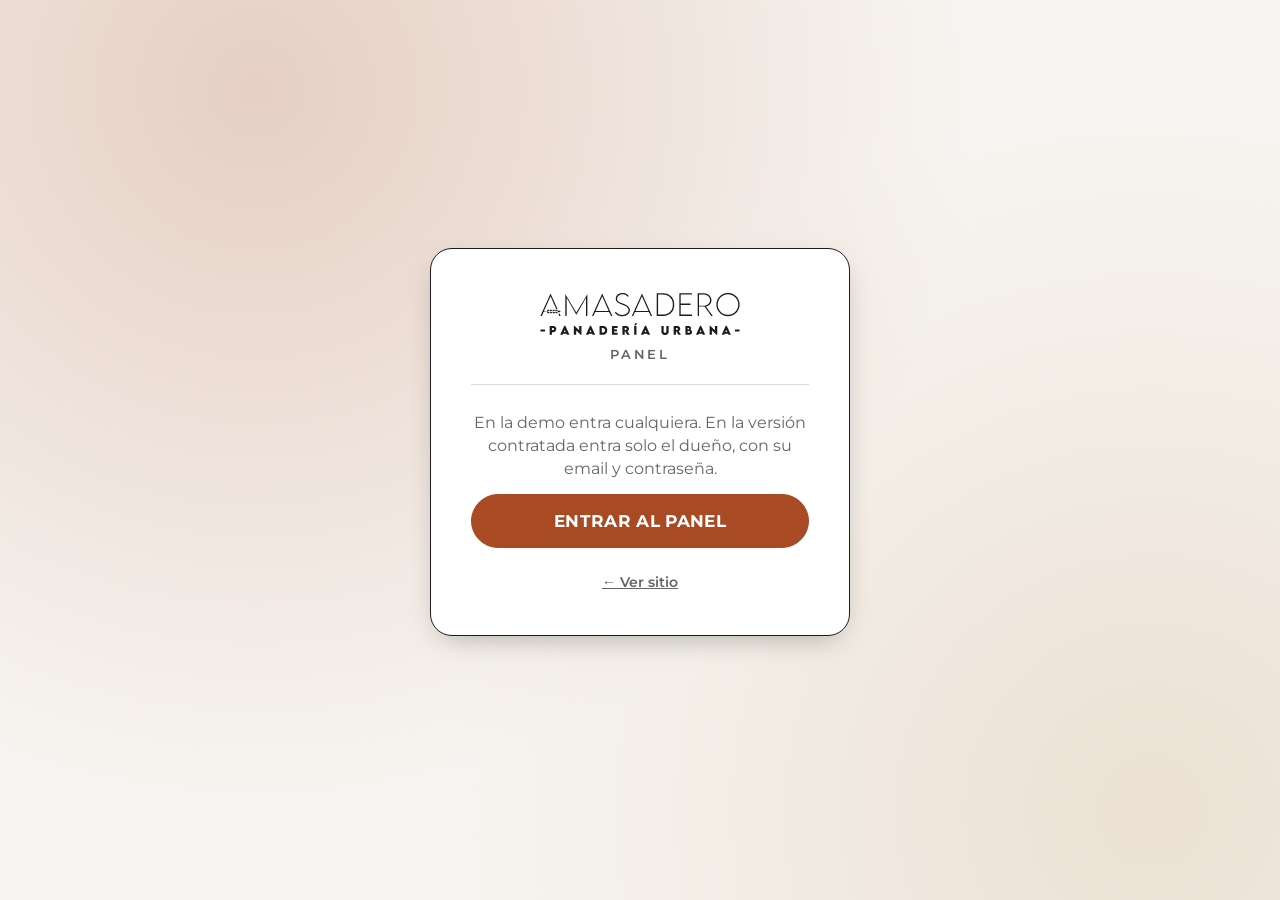
<file: admin/index.html>
<!doctype html>
<!-- Plantilla del panel. Va en web/admin/index.html de cada demo (scripts/instalar.mjs la copia). -->
<html lang="es">
<head>
<meta charset="utf-8">
<meta name="viewport" content="width=device-width, initial-scale=1, viewport-fit=cover">
<meta name="robots" content="noindex, nofollow">
<meta name="theme-color" content="#111111">
<title>Panel · Amasadero</title>
<script>
  // /admin sin barra final rompe las rutas relativas en algunos servidores (XAMPP): la agregamos.
  if (!/\/$|\.html$/.test(location.pathname)) location.replace(location.pathname + '/' + location.search + location.hash);
</script>
<link rel="stylesheet" href="../css/fonts.css?v=1">
<link rel="stylesheet" href="../kit/kit.css?v=1">
<link rel="stylesheet" href="../kit/admin/admin.css?v=1">
</head>
<body>
<div id="kit-admin" class="kit-root kit-admin" aria-busy="true"></div>
<script type="module">
  import { initAdmin } from '../kit/admin/admin.js?v=1';
  initAdmin({ config: '../cliente.json', sitio: '../' });
</script>
</body>
</html>
</file>
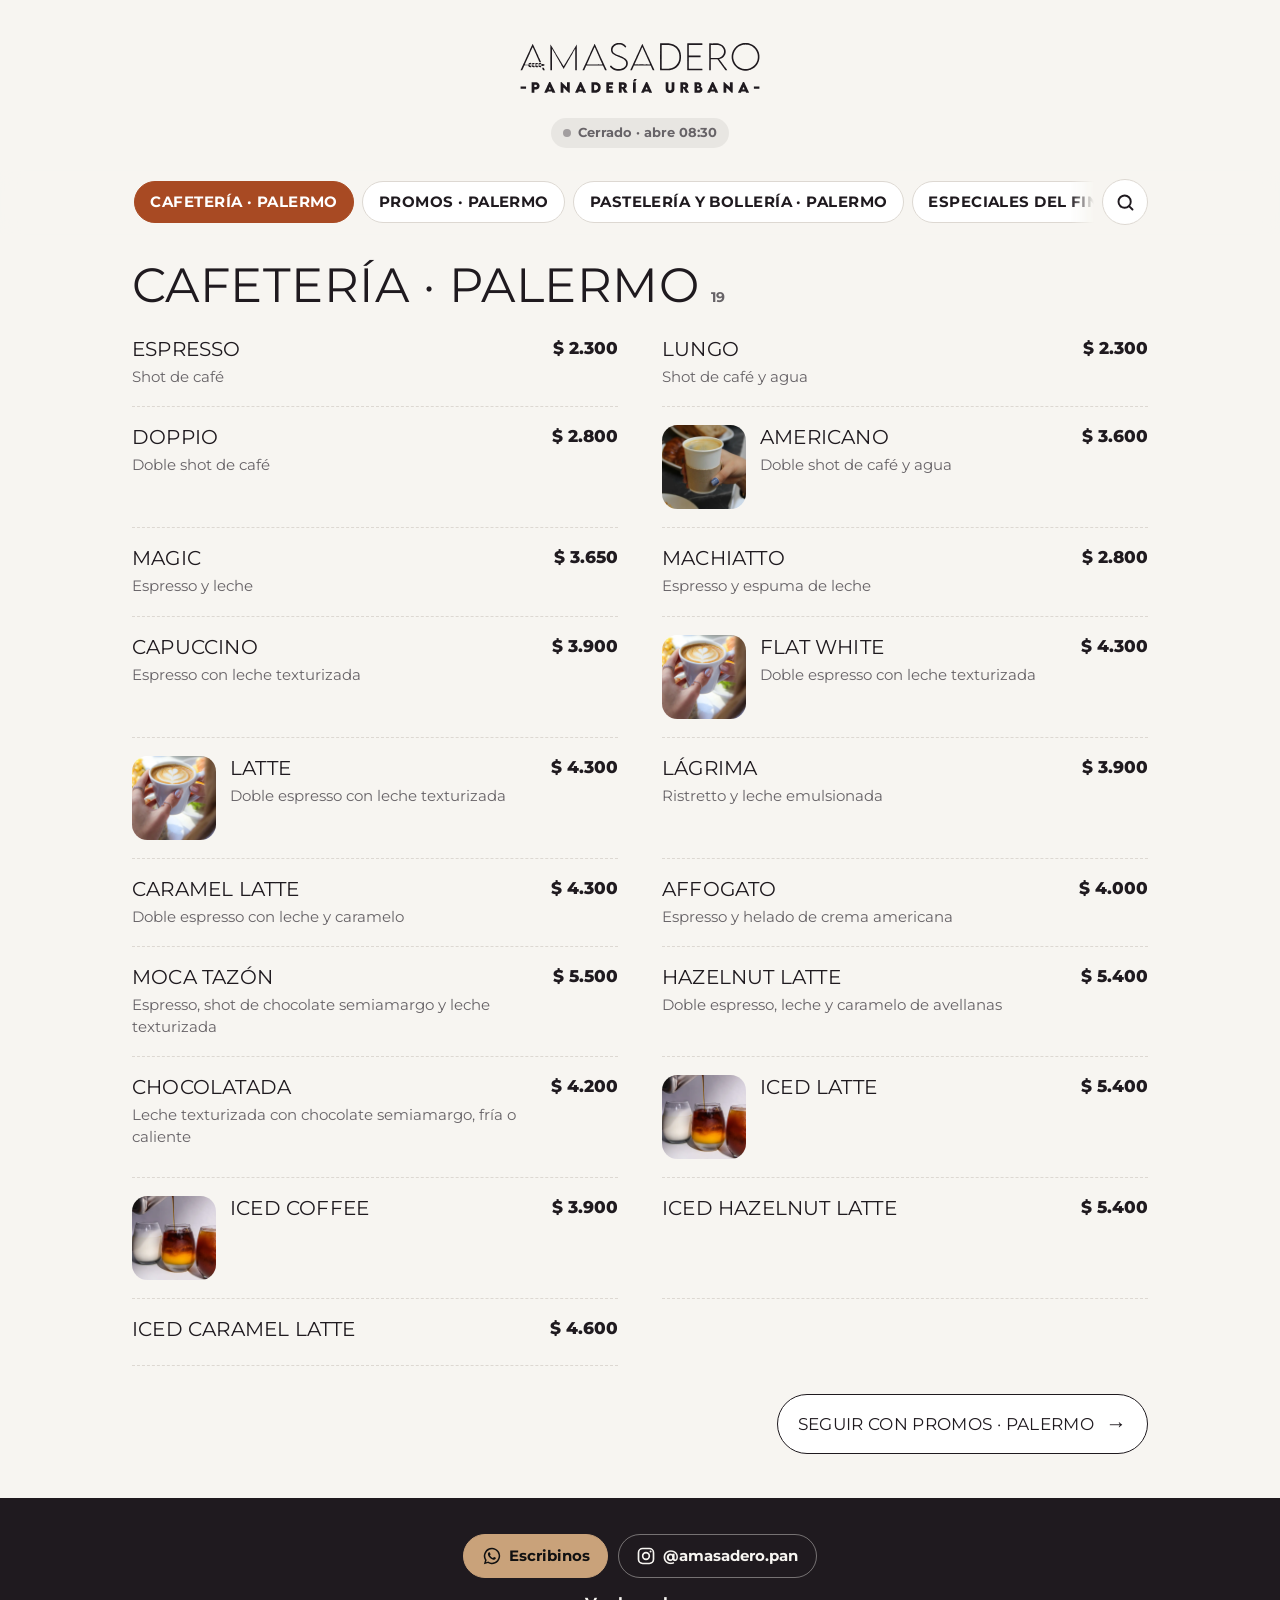
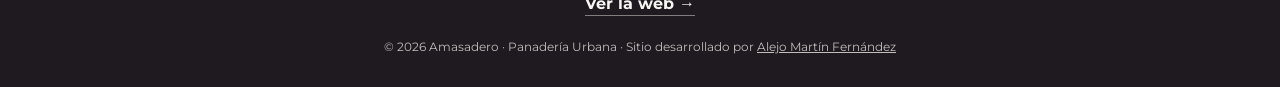
<file: carta/index.html>
<!doctype html>
<!-- Carta pública: la página a la que lleva el QR de las mesas. Va en web/carta/index.html de cada demo (scripts/instalar.mjs la copia).
     Se edita desde /admin (Carta) y el QR + las tarjetas para imprimir salen de /admin (QR de la carta). -->
<html lang="es">
<head>
<meta charset="utf-8">
<meta name="viewport" content="width=device-width, initial-scale=1, viewport-fit=cover">
<meta name="theme-color" content="#E2E0DC">
<title>Carta · Amasadero</title>
<meta name="description" content="Carta online, siempre actualizada.">
<script>
  // /carta sin barra final rompe las rutas relativas en algunos servidores (XAMPP): la agregamos.
  if (!/\/$|\.html$/.test(location.pathname)) location.replace(location.pathname + '/' + location.search + location.hash);
</script>
<link rel="preconnect" href="https://fonts.googleapis.com"><link rel="preconnect" href="https://fonts.gstatic.com" crossorigin>
<link rel="stylesheet" href="../css/fonts.css?v=1">
<link rel="stylesheet" href="../kit/kit.css?v=1">
<link rel="stylesheet" href="../kit/menu.css?v=1">
</head>
<body>
<div id="kit-menu" class="kit-root kit-menu" aria-busy="true"></div>
<script type="module">
  import { initMenu } from '../kit/modules/menu.js?v=1';
  initMenu({ config: '../cliente.json', sitio: '../', imagenes: { lqip: '../img/lqip.json' } });
</script>
</body>
</html>
</file>
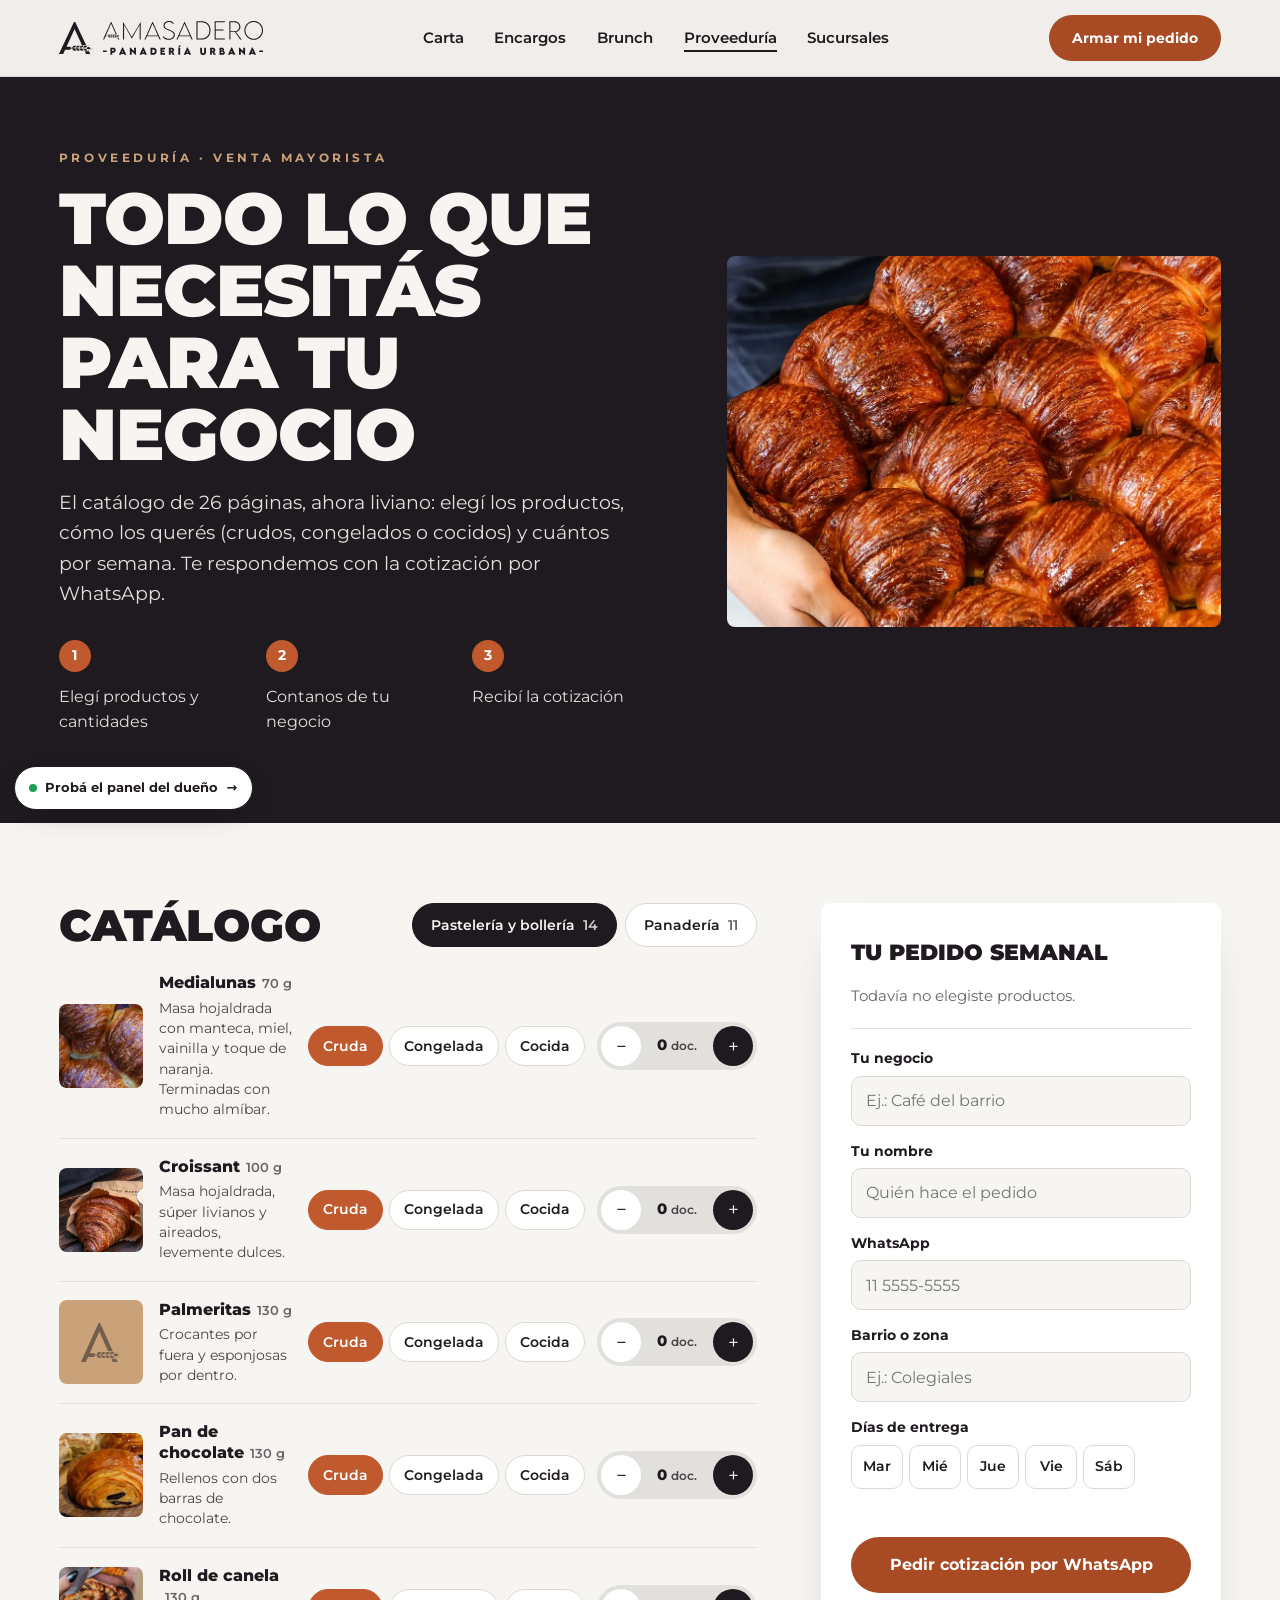
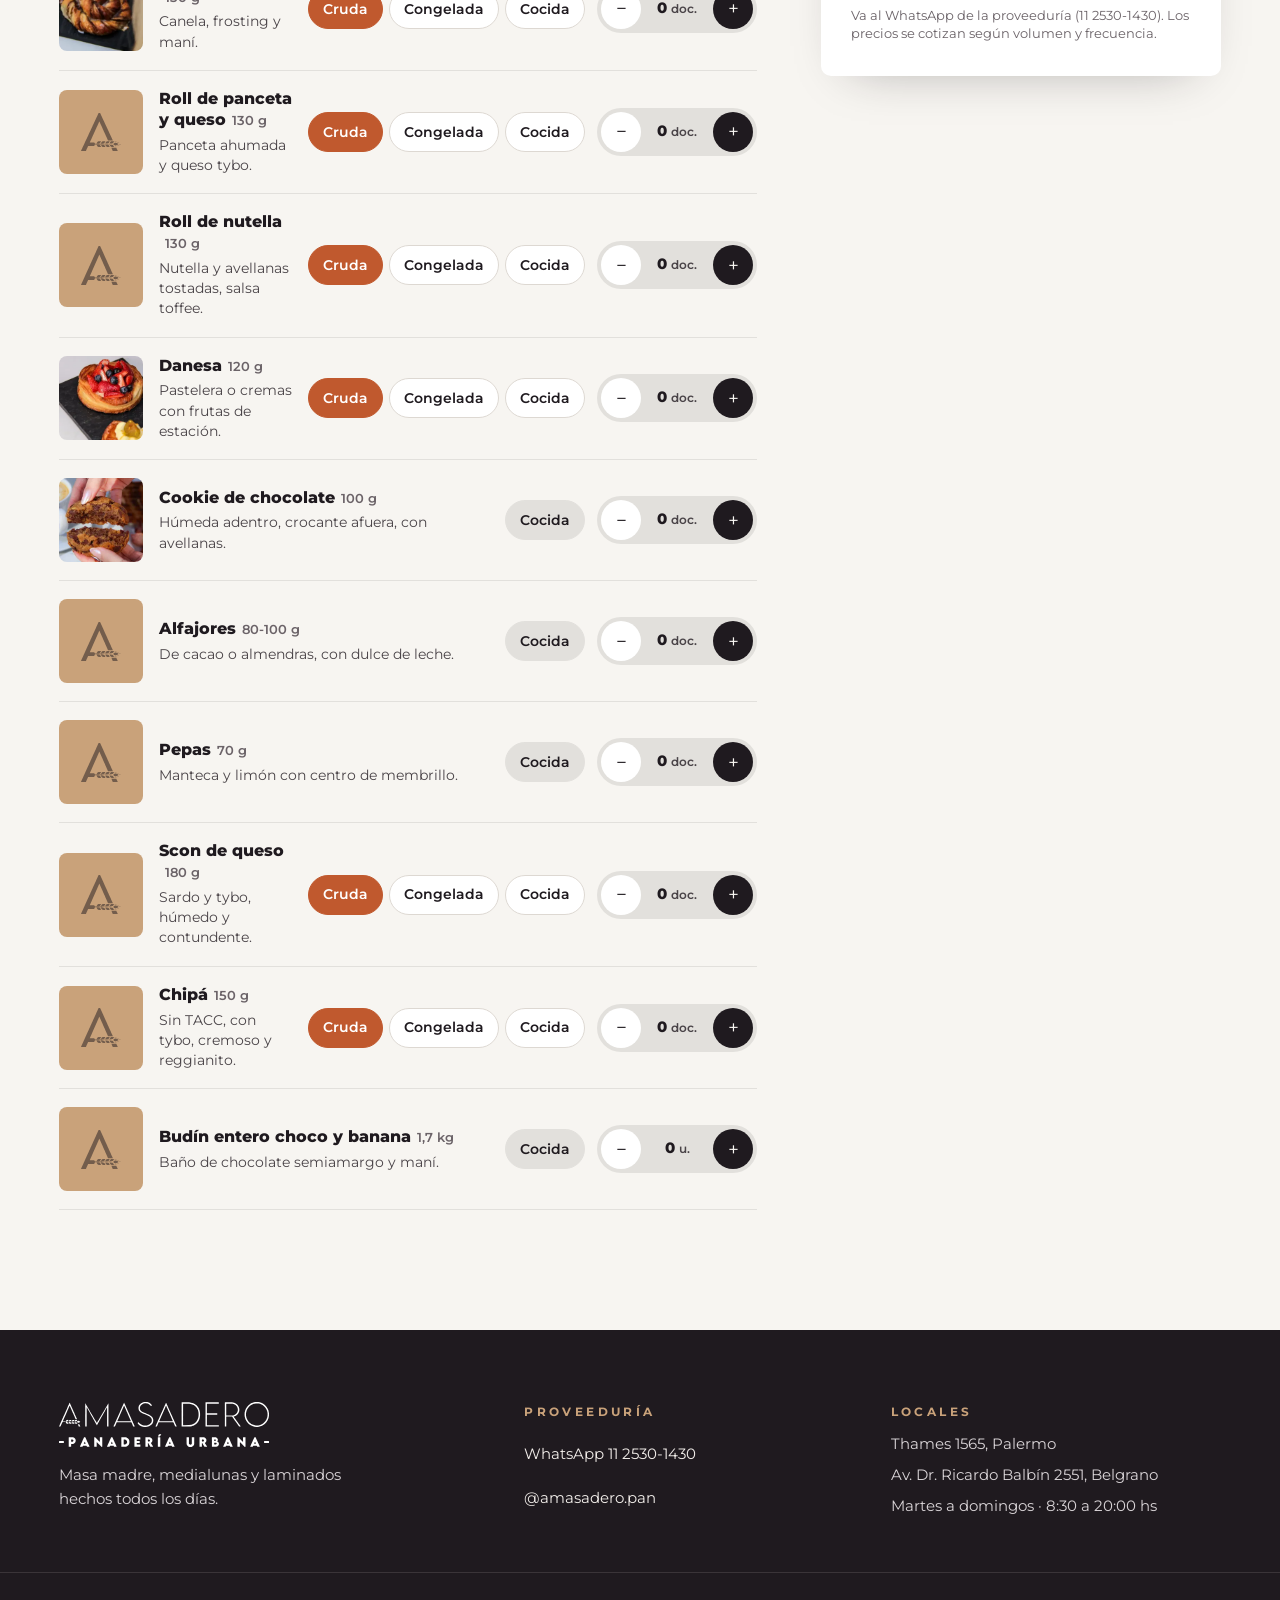
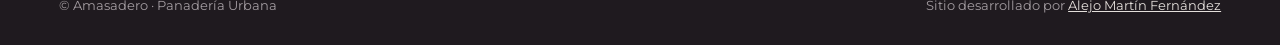
<file: proveeduria/index.html>
<!doctype html>
<html lang="es">
<head>
<meta charset="utf-8">
<meta name="viewport" content="width=device-width, initial-scale=1, viewport-fit=cover">
<title>Proveeduría mayorista · Amasadero</title>
<meta name="description" content="Medialunas, croissants, rolls y panes de masa madre para tu café, hotel o local. Crudos, congelados o cocidos. Armá tu pedido semanal.">
<meta property="og:type" content="website">
<meta property="og:site_name" content="Amasadero · Panadería Urbana">
<meta property="og:url" content="https://amasadero.vercel.app/proveeduria/">
<meta property="og:title" content="Proveeduría mayorista · Amasadero">
<meta property="og:description" content="Armá el pedido semanal de tu café: crudo, congelado o cocido.">
<meta property="og:image" content="https://amasadero.vercel.app/img/og.jpg?v=1">
<meta property="og:image:width" content="1200">
<meta property="og:image:height" content="630">
<meta property="og:image:type" content="image/jpeg">
<meta property="og:image:alt" content="Amasadero: croissant cortado al medio">
<meta name="twitter:card" content="summary_large_image">
<meta name="twitter:image" content="https://amasadero.vercel.app/img/og.jpg?v=1">
<meta name="theme-color" content="#1F1A1F">
<link rel="icon" type="image/png" href="../img/favicon.png">
<script>document.documentElement.classList.add('js', 'hero-ok');</script>
<link rel="preload" href="../fonts/montserrat.woff2" as="font" type="font/woff2" crossorigin>
<link rel="preload" href="../fonts/jost.woff2" as="font" type="font/woff2" crossorigin>
<link rel="stylesheet" href="../kit/kit.css?v=1">
<link rel="stylesheet" href="../css/style.css?v=3">
<link rel="stylesheet" href="../css/proveeduria.css?v=1">
</head>
<body class="pag-may">

<header class="nav solida" id="nav">
  <a class="nav__logo" href="../" aria-label="Amasadero, volver al inicio">
    <img src="../img/isotipo.svg" alt="" class="nav__iso" width="40" height="38">
    <img src="../img/logo.svg" alt="Amasadero · Panadería Urbana" class="nav__wm" width="170" height="36">
  </a>
  <nav class="nav__links" aria-label="Secciones">
    <a href="../#carta">Carta</a>
    <a href="../#caja">Encargos</a>
    <a href="../#brunch">Brunch</a>
    <a href="./" aria-current="page">Proveeduría</a>
    <a href="../#sucursales">Sucursales</a>
  </nav>
  <div class="nav__acc">
    <a class="btn btn--teja nav__cta" href="#planilla">Armar mi pedido</a>
    <a class="btn btn--linea may-volver" href="../">← Volver</a>
  </div>
</header>

<main>
<section class="may-hero">
  <div class="cont may-hero__in">
    <div class="may-hero__txt">
      <p class="eyebrow eyebrow--kraft rv">Proveeduría · venta mayorista</p>
      <h1 class="h2 h2--claro may-hero__t rv">Todo lo que necesitás para tu negocio</h1>
      <p class="lead lead--claro rv">El catálogo de 26 páginas, ahora liviano: elegí los productos, cómo los querés (crudos, congelados o cocidos) y cuántos por semana. Te respondemos con la cotización por WhatsApp.</p>
      <ul class="may-pasos rv">
        <li><b>1</b>Elegí productos y cantidades</li>
        <li><b>2</b>Contanos de tu negocio</li>
        <li><b>3</b>Recibí la cotización</li>
      </ul>
    </div>
    <div class="may-hero__foto rv"><img src="../img/may-hero.webp" alt="Manos sosteniendo una bandeja de croissants horneados" width="1000" height="903"></div>
  </div>
</section>

<section class="may" id="planilla" aria-labelledby="may-t">
  <div class="cont may__in">
    <div class="may__lista">
      <div class="may__cab">
        <h2 class="may__h" id="may-t">Catálogo</h2>
        <div class="may__tabs" role="tablist" aria-label="Categorías">
          <button type="button" role="tab" class="may-tab" data-may-cat="may-pasteleria" aria-selected="true">Pastelería y bollería <span id="n-pas"></span></button>
          <button type="button" role="tab" class="may-tab" data-may-cat="may-panaderia" aria-selected="false">Panadería <span id="n-pan"></span></button>
        </div>
      </div>
      <div class="may__filas" id="may-filas" aria-live="polite"></div>
    </div>
    <aside class="may__res" id="resumen" aria-labelledby="res-t">
      <div class="res">
        <h2 class="res__t" id="res-t">Tu pedido semanal</h2>
        <ul class="res__lista" id="res-lista"><li class="res__vacio">Todavía no elegiste productos.</li></ul>
        <form class="res__form" id="may-form" novalidate>
          <label class="campo"><span>Tu negocio</span><input name="negocio" type="text" autocomplete="organization" placeholder="Ej.: Café del barrio" required></label>
          <label class="campo"><span>Tu nombre</span><input name="nombre" type="text" autocomplete="name" placeholder="Quién hace el pedido" required></label>
          <label class="campo"><span>WhatsApp</span><input name="tel" type="tel" inputmode="tel" autocomplete="tel" placeholder="11 5555-5555" required></label>
          <label class="campo"><span>Barrio o zona</span><input name="zona" type="text" autocomplete="address-level2" placeholder="Ej.: Colegiales"></label>
          <fieldset class="campo dias">
            <legend>Días de entrega</legend>
            <div class="dias__op">
              <label><input type="checkbox" name="dia" value="Martes"><span>Mar</span></label>
              <label><input type="checkbox" name="dia" value="Miércoles"><span>Mié</span></label>
              <label><input type="checkbox" name="dia" value="Jueves"><span>Jue</span></label>
              <label><input type="checkbox" name="dia" value="Viernes"><span>Vie</span></label>
              <label><input type="checkbox" name="dia" value="Sábado"><span>Sáb</span></label>
            </div>
          </fieldset>
          <p class="res__err" id="may-err" role="alert"></p>
          <button type="submit" class="btn btn--teja btn--big res__ok" id="may-ok">Pedir cotización por WhatsApp</button>
          <p class="res__nota">Va al WhatsApp de la proveeduría (11 2530-1430). Los precios se cotizan según volumen y frecuencia.</p>
        </form>
        <div class="res__listo" id="may-listo" hidden>
          <span class="res__check" aria-hidden="true">✓</span>
          <h3>¡Pedido enviado!</h3>
          <p id="may-listo-txt"></p>
          <button type="button" class="btn btn--linea" id="may-otro">Armar otro pedido</button>
        </div>
      </div>
    </aside>
  </div>
</section>
</main>

<div class="may-barra" id="may-barra" hidden>
  <a class="btn btn--teja btn--big" href="#resumen"><span id="may-barra-txt">Ver mi pedido</span></a>
</div>

<footer class="pie">
  <div class="cont pie__in">
    <div class="pie__marca">
      <img src="../img/logo-blanco.svg" alt="Amasadero · Panadería Urbana" width="220" height="46" loading="lazy">
      <p>Masa madre, medialunas y laminados hechos todos los días.</p>
    </div>
    <div class="pie__col">
      <h3>Proveeduría</h3>
      <p><a href="https://wa.me/5491125301430" target="_blank" rel="noopener">WhatsApp 11 2530-1430</a></p>
      <p><a href="https://instagram.com/amasadero.pan" target="_blank" rel="noopener">@amasadero.pan</a></p>
    </div>
    <div class="pie__col">
      <h3>Locales</h3>
      <p>Thames 1565, Palermo</p>
      <p>Av. Dr. Ricardo Balbín 2551, Belgrano</p>
      <p>Martes a domingos · 8:30 a 20:00 hs</p>
    </div>
  </div>
  <div class="cont pie__base">
    <span>© Amasadero · Panadería Urbana</span>
    <span>Sitio desarrollado por <a href="https://alejomfernandez.com.ar" target="_blank" rel="noopener">Alejo Martín Fernández</a></span>
  </div>
</footer>

<script type="module" src="../js/proveeduria.js?v=1"></script>
</body>
</html>
</file>
<file: css/fonts.css>
@font-face { font-family: 'Montserrat'; font-style: normal; font-weight: 100 900; font-display: swap; src: url('../fonts/montserrat.woff2') format('woff2'); }
@font-face { font-family: 'Jost'; font-style: normal; font-weight: 100 900; font-display: swap; src: url('../fonts/jost.woff2') format('woff2'); }
</file>
<file: kit/kit.css>
/* KIT DEMOS — estilos de módulos y popups.
   Todo sale de las variables --kit-* que arma core/theme.js desde cliente.json → marca.
   Cada demo puede pisar cualquier variable o clase .kit-* en su propio CSS. */

:root {
  --kit-bg: #fff; --kit-surface: #fff; --kit-text: #151515; --kit-muted: #666; --kit-primary: #111; --kit-on-primary: #fff;
  --kit-accent: #fc0; --kit-on-accent: #111; --kit-border: #ddd; --kit-ok: #1f9d55; --kit-warn: #d97706; --kit-danger: #d42a1d;
  --kit-font-head: inherit; --kit-font-body: inherit; --kit-head-case: uppercase;
  --kit-radius: 14px; --kit-radius-btn: 12px; --kit-border-w: 1.5px; --kit-shadow: 0 10px 30px -12px rgba(0,0,0,.35);
  --kit-ease: cubic-bezier(.2,.8,.2,1); --kit-z: 9000;
}
.kit-root, .kit-root *, .kit-root *::before, .kit-root *::after { box-sizing: border-box; }
.kit-root [hidden], .kit-root[hidden] { display: none !important; }
.kit-root { font-family: var(--kit-font-body); color: var(--kit-text); -webkit-tap-highlight-color: transparent; }
.kit-sr { position: absolute !important; width: 1px; height: 1px; overflow: hidden; clip: rect(0 0 0 0); white-space: nowrap; }
html.kit-lock { overflow: hidden; }
html.kit-lock body { overflow: hidden; touch-action: none; }

/* ---------- botones ---------- */
.kit-btn {
  appearance: none; display: inline-flex; align-items: center; justify-content: center; gap: .45em;
  min-height: 44px; padding: .7em 1.15em; border: var(--kit-border-w) solid var(--kit-primary); border-radius: var(--kit-radius-btn);
  background: var(--kit-primary); color: var(--kit-on-primary); font: 700 .95rem/1.1 var(--kit-font-body); text-decoration: none;
  cursor: pointer; transition: transform .15s var(--kit-ease), filter .15s, background .2s, box-shadow .2s; white-space: nowrap;
}
.kit-btn:hover { filter: brightness(1.08); }
.kit-btn:active { transform: translateY(1px) scale(.98); }
.kit-btn:focus-visible, .kit-chip:focus-visible, .kit-tab:focus-visible, .kit-add:focus-visible, .kit-x:focus-visible { outline: 3px solid var(--kit-accent); outline-offset: 2px; }
.kit-btn--ghost { background: var(--kit-surface); color: var(--kit-text); border-color: var(--kit-border); }
.kit-btn--danger { background: var(--kit-danger); border-color: var(--kit-danger); color: #fff; }
.kit-btn--danger-t { color: var(--kit-danger); }
.kit-btn--sm { min-height: 36px; padding: .45em .85em; font-size: .85rem; }
.kit-btn--big { min-height: 54px; font-size: 1.05rem; font-family: var(--kit-font-head); text-transform: var(--kit-head-case); letter-spacing: .02em; }
.kit-btn--block { width: 100%; }
.kit-btn[disabled] { opacity: .55; cursor: not-allowed; }
.kit-btn.is-loading { position: relative; color: transparent !important; }
.kit-btn.is-loading::after { content: ""; position: absolute; width: 20px; height: 20px; border: 2.5px solid var(--kit-on-primary); border-right-color: transparent; border-radius: 50%; animation: kit-spin .7s linear infinite; }
.kit-icon { appearance: none; width: 36px; height: 36px; display: inline-grid; place-items: center; border: var(--kit-border-w) solid var(--kit-border); border-radius: 10px; background: var(--kit-surface); color: var(--kit-text); cursor: pointer; font-size: 1rem; }
.kit-icon--danger { color: var(--kit-danger); }
.kit-icon[disabled] { opacity: .35; cursor: default; }
.kit-row { display: flex; gap: .6rem; flex-wrap: wrap; align-items: center; }
.kit-row--end { justify-content: flex-end; } .kit-row--center { justify-content: center; } .kit-row--between { justify-content: space-between; }
.kit-row--stack { flex-direction: column; align-items: stretch; }

/* ---------- badges / tags ---------- */
.kit-badge { display: inline-flex; align-items: center; gap: .3em; padding: .28em .6em; border-radius: 999px; font: 700 .72rem/1 var(--kit-font-body); letter-spacing: .02em; background: color-mix(in srgb, var(--kit-text) 9%, var(--kit-surface)); color: var(--kit-text); white-space: nowrap; }
.kit-badge--ok { background: color-mix(in srgb, var(--kit-ok) 16%, var(--kit-surface)); color: color-mix(in srgb, var(--kit-ok) 75%, #000); }
.kit-badge--warn { background: color-mix(in srgb, var(--kit-warn) 18%, var(--kit-surface)); color: color-mix(in srgb, var(--kit-warn) 70%, #000); }
.kit-badge--danger, .kit-badge--off { background: color-mix(in srgb, var(--kit-danger) 14%, var(--kit-surface)); color: color-mix(in srgb, var(--kit-danger) 80%, #000); }
.kit-badge--new { background: var(--kit-accent); color: var(--kit-on-accent); animation: kit-pulse 1.4s ease-in-out 3; }
.kit-tag { display: inline-grid; place-items: center; width: 1.15em; height: 1.15em; vertical-align: -.12em; margin-left: .15em; color: var(--kit-primary); }
.kit-tag svg { width: 100%; height: 100%; }
.kit-tag--txt { width: auto; height: auto; font-size: .7em; padding: .15em .45em; border-radius: 999px; background: var(--kit-accent); color: var(--kit-on-accent); }

/* ---------- carta ---------- */
.kit-carta { --kit-cols: 1; }
.kit-tabs { display: flex; gap: .5rem; overflow-x: auto; scrollbar-width: none; padding: 2px 2px 10px; margin-bottom: .5rem; scroll-snap-type: x proximity; }
.kit-tabs::-webkit-scrollbar { display: none; }
.kit-tab {
  appearance: none; flex: 0 0 auto; scroll-snap-align: start; min-height: 44px; padding: .55em 1.1em;
  border: var(--kit-border-w) solid var(--kit-text); border-radius: var(--kit-radius-btn); background: var(--kit-surface); color: var(--kit-text);
  font: 700 .95rem/1 var(--kit-font-head); text-transform: var(--kit-head-case); letter-spacing: .03em; cursor: pointer; transition: background .2s, color .2s, transform .15s;
}
.kit-tab.is-on { background: var(--kit-primary); border-color: var(--kit-primary); color: var(--kit-on-primary); }
.kit-carta__panel { display: grid; grid-template-columns: repeat(var(--kit-cols), minmax(0, 1fr)); gap: 0 2rem; }
.kit-item {
  display: grid; grid-template-columns: auto minmax(0, 1fr) auto; gap: .9rem; align-items: center; padding: 1rem 0;
  border-bottom: var(--kit-border-w) dashed var(--kit-border); min-width: 0;
  animation: kit-up .5s var(--kit-ease) both; animation-delay: calc(var(--i, 0) * 45ms);
}
.kit-item:not(:has(.kit-item__foto)) { grid-template-columns: minmax(0, 1fr) auto; }
.kit-item.is-off { opacity: .55; }
.kit-item__foto { width: 64px; height: 64px; object-fit: cover; border-radius: calc(var(--kit-radius) * .7); }
.kit-item__name { margin: 0 0 .25rem; font: 400 1.2rem/1.05 var(--kit-font-head); text-transform: var(--kit-head-case); }
.kit-item__n { margin-right: .5em; color: var(--kit-primary); }
.kit-item__desc { margin: 0; color: var(--kit-muted); font-size: .9rem; line-height: 1.4; }
.kit-item__side { display: flex; flex-direction: column; align-items: flex-end; gap: .45rem; }
.kit-price { font: 700 1.05rem/1 var(--kit-font-body); white-space: nowrap; }
.kit-price--na { font-size: .85rem; color: var(--kit-muted); font-weight: 600; }
.kit-add {
  appearance: none; min-height: 40px; padding: .45em .9em; border: var(--kit-border-w) solid var(--kit-primary); border-radius: var(--kit-radius-btn);
  background: var(--kit-surface); color: var(--kit-primary); font: 800 .85rem/1 var(--kit-font-body); cursor: pointer; white-space: nowrap;
  transition: background .2s, color .2s, transform .12s;
}
.kit-add:hover { background: var(--kit-primary); color: var(--kit-on-primary); }
.kit-add:active { transform: scale(.94); }
.kit-step { display: inline-flex; align-items: center; border: var(--kit-border-w) solid var(--kit-primary); border-radius: var(--kit-radius-btn); background: var(--kit-primary); color: var(--kit-on-primary); overflow: hidden; animation: kit-pop .25s var(--kit-ease); }
.kit-step button { appearance: none; width: 38px; height: 38px; border: 0; background: transparent; color: inherit; font: 800 1.15rem/1 var(--kit-font-body); cursor: pointer; }
.kit-step button:disabled { opacity: .35; cursor: default; }
.kit-step output { min-width: 1.6em; text-align: center; font-weight: 800; }
.kit-step--lg button { width: 46px; height: 46px; }
.kit-step--lg output { min-width: 2.2em; font-size: 1.15rem; }
@media (min-width: 900px) { .kit-carta { --kit-cols: 2; } }

/* ---------- botón flotante del carrito ---------- */
.kit-fab {
  position: fixed; z-index: calc(var(--kit-z) - 2); right: max(14px, env(safe-area-inset-right)); bottom: max(14px, env(safe-area-inset-bottom));
  display: flex; align-items: center; gap: .7rem; padding: .55rem 1rem .55rem .6rem; min-height: 58px;
  border: var(--kit-border-w) solid var(--kit-text); border-radius: var(--kit-radius-btn); background: var(--kit-primary); color: var(--kit-on-primary);
  box-shadow: var(--kit-shadow); cursor: pointer; font-family: var(--kit-font-body); text-align: left;
  animation: kit-in-up .45s var(--kit-ease) both;
}
.kit-fab__ico { width: 40px; height: 40px; display: grid; place-items: center; border-radius: calc(var(--kit-radius-btn) * .8); background: color-mix(in srgb, var(--kit-on-primary) 16%, transparent); }
.kit-fab__ico svg { width: 22px; height: 22px; fill: none; stroke: currentColor; stroke-width: 2; stroke-linejoin: round; }
.kit-fab__txt { display: flex; flex-direction: column; line-height: 1.1; }
.kit-fab__label { font: 400 1rem/1 var(--kit-font-head); text-transform: var(--kit-head-case); letter-spacing: .03em; }
.kit-fab__total { font-weight: 700; font-size: .9rem; opacity: .92; }
.kit-fab__n { position: absolute; top: -9px; left: -9px; min-width: 26px; height: 26px; padding: 0 6px; display: grid; place-items: center; border-radius: 999px; background: var(--kit-accent); color: var(--kit-on-accent); font: 800 .8rem/1 var(--kit-font-body); border: 2px solid var(--kit-text); }
.kit-fab.bump { animation: kit-bump .45s var(--kit-ease); }
.kit-fly { position: fixed; z-index: var(--kit-z); width: 54px; height: 54px; margin: -27px 0 0 -27px; border-radius: 50%; background: var(--kit-accent); overflow: hidden; pointer-events: none; transition: transform .6s cubic-bezier(.5,-.3,.7,1), opacity .6s; box-shadow: 0 4px 14px rgba(0,0,0,.25); }
.kit-fly img { width: 100%; height: 100%; object-fit: cover; }

/* píldora "probá el panel" (solo demo) */
.kit-demo-pill {
  position: fixed; z-index: calc(var(--kit-z) - 3); left: max(14px, env(safe-area-inset-left)); bottom: max(14px, env(safe-area-inset-bottom));
  display: inline-flex; align-items: center; gap: .5rem; min-height: 44px; padding: .55rem .9rem; border-radius: 999px; background: var(--kit-surface); color: var(--kit-text);
  border: var(--kit-border-w) solid var(--kit-text); box-shadow: var(--kit-shadow); font: 700 .8rem/1 var(--kit-font-body); text-decoration: none;
  opacity: 0; transform: translateY(20px); transition: opacity .4s, transform .4s var(--kit-ease);
}
.kit-demo-pill.is-in { opacity: 1; transform: none; }
html.kit-lock .kit-demo-pill { opacity: 0; pointer-events: none; transform: translateY(20px); }
.kit-demo-pill__dot { width: 8px; height: 8px; border-radius: 50%; background: var(--kit-ok); box-shadow: 0 0 0 0 var(--kit-ok); animation: kit-ping 2s infinite; }
@media (max-width: 640px) { html.kit-has-cart .kit-demo-pill { bottom: calc(max(14px, env(safe-area-inset-bottom)) + 70px); } }

/* ---------- popups ---------- */
.kit-pop { position: fixed; inset: 0; z-index: var(--kit-z); display: grid; place-items: center; padding: 16px; }
.kit-pop__back { position: absolute; inset: 0; background: color-mix(in srgb, var(--kit-text) 55%, transparent); opacity: 0; transition: opacity .25s; }
.kit-pop__box {
  position: relative; width: min(520px, 100%); max-height: min(88vh, 100%); max-height: min(88dvh, 100%); display: flex; flex-direction: column;
  background: var(--kit-bg); color: var(--kit-text); border: var(--kit-border-w) solid var(--kit-text); border-radius: var(--kit-radius);
  box-shadow: var(--kit-shadow); outline: none; overflow: hidden;
  opacity: 0; transform: translateY(24px) scale(.97); transition: opacity .25s, transform .3s var(--kit-ease);
}
.kit-pop.is-open .kit-pop__back { opacity: 1; }
.kit-pop.is-open .kit-pop__box { opacity: 1; transform: none; }
.kit-pop.is-closing .kit-pop__box { transform: translateY(16px) scale(.98); }
.kit-pop__head { color: var(--kit-text); margin: 0; display: flex; align-items: center; justify-content: space-between; gap: 1rem; padding: 14px 14px 10px 20px; border-bottom: var(--kit-border-w) solid var(--kit-border); background: var(--kit-bg); }
.kit-pop__title { margin: 0; font: 400 1.35rem/1.05 var(--kit-font-head); text-transform: var(--kit-head-case); letter-spacing: .02em; }
.kit-pop--sm .kit-pop__head { border-bottom: 0; padding-bottom: 0; }
.kit-pop__body { padding: 16px 20px 20px; overflow: auto; overscroll-behavior: contain; -webkit-overflow-scrolling: touch; }
.kit-x { appearance: none; flex: 0 0 auto; width: 42px; height: 42px; display: grid; place-items: center; border: var(--kit-border-w) solid var(--kit-border); border-radius: 50%; background: var(--kit-surface); color: var(--kit-text); cursor: pointer; transition: transform .2s; }
.kit-x:hover { transform: rotate(90deg); }
.kit-x svg { width: 18px; height: 18px; stroke: currentColor; stroke-width: 2.4; stroke-linecap: round; }
.kit-pop--sm .kit-pop__box { width: min(420px, 100%); }
.kit-pop--editor .kit-pop__box { width: min(560px, 100%); }
.kit-pop--resv .kit-pop__box { width: min(600px, 100%); }

/* drawer: hoja inferior en mobile, panel lateral en desktop */
.kit-pop--drawer { place-items: end stretch; padding: 0; }
.kit-pop--drawer .kit-pop__box { width: 100%; max-height: 92vh; max-height: 92dvh; border-radius: var(--kit-radius) var(--kit-radius) 0 0; border-bottom: 0; transform: translateY(100%); }
.kit-pop--drawer .kit-pop__body { padding: 0; display: flex; flex-direction: column; min-height: 0; flex: 1; overflow: hidden; }
.kit-pop--drawer.is-closing .kit-pop__box { transform: translateY(100%); }
@media (min-width: 760px) {
  .kit-pop--drawer { place-items: stretch end; }
  .kit-pop--drawer .kit-pop__box { width: min(440px, 100%); height: 100%; max-height: none; border-radius: 0; border: 0; border-left: var(--kit-border-w) solid var(--kit-text); transform: translateX(100%); }
  .kit-pop--drawer.is-closing .kit-pop__box { transform: translateX(100%); }
}

/* ---------- carrito / checkout ---------- */
.kit-cart__scroll { flex: 1; overflow: auto; overscroll-behavior: contain; padding: 8px 20px 16px; }
.kit-lines { list-style: none; margin: 0 0 12px; padding: 0; }
.kit-line { display: grid; grid-template-columns: 52px minmax(0, 1fr) auto; gap: .75rem; align-items: center; padding: .7rem 0; border-bottom: var(--kit-border-w) dashed var(--kit-border); animation: kit-up .35s var(--kit-ease) both; }
.kit-line__img { width: 52px; height: 52px; border-radius: 10px; object-fit: cover; background: color-mix(in srgb, var(--kit-primary) 14%, var(--kit-surface)); display: block; }
.kit-line__body { display: flex; flex-direction: column; min-width: 0; }
.kit-line__body b { font: 400 1.05rem/1.1 var(--kit-font-head); text-transform: var(--kit-head-case); overflow-wrap: anywhere; }
.kit-line__body span { color: var(--kit-muted); font-size: .88rem; }
.kit-cart__foot { color: var(--kit-text); margin: 0; padding: 12px 20px max(16px, env(safe-area-inset-bottom)); border-top: var(--kit-border-w) solid var(--kit-text); background: var(--kit-surface); }
.kit-sum { display: grid; gap: .3rem; margin-bottom: .7rem; font-size: .92rem; }
.kit-sum > div { display: flex; justify-content: space-between; }
.kit-sum__total { font-size: 1.1rem; }
.kit-sum__total b { font: 400 1.5rem/1 var(--kit-font-head); }
.kit-empty { text-align: center; padding: 2.5rem 1.5rem; display: grid; gap: .5rem; justify-items: center; }
.kit-empty__t { font: 400 1.35rem/1.1 var(--kit-font-head); text-transform: var(--kit-head-case); margin: 0; }
.kit-empty p { margin: 0; color: var(--kit-muted); }
.kit-empty .kit-btn { margin-top: .8rem; }

/* ---------- formularios ---------- */
.kit-form { display: grid; gap: .85rem; }
.kit-field { display: grid; gap: .35rem; min-width: 0; }
.kit-field > span, .kit-label, .kit-pay legend { font: 700 .78rem/1 var(--kit-font-body); text-transform: uppercase; letter-spacing: .06em; color: var(--kit-muted); }
.kit-field input, .kit-field textarea, .kit-field select {
  width: 100%; min-height: 46px; padding: .7em .85em; border: var(--kit-border-w) solid var(--kit-border); border-radius: calc(var(--kit-radius-btn) * .8);
  background: var(--kit-surface); color: var(--kit-text); font: 500 16px/1.3 var(--kit-font-body); transition: border-color .2s, box-shadow .2s;
}
.kit-field textarea { resize: vertical; min-height: 64px; }
.kit-field input:focus, .kit-field textarea:focus, .kit-field select:focus { outline: none; border-color: var(--kit-primary); box-shadow: 0 0 0 3px color-mix(in srgb, var(--kit-primary) 22%, transparent); }
.kit-field-row { display: grid; grid-template-columns: 1fr 1fr; gap: .75rem; }
.kit-check { display: flex; align-items: center; gap: .6rem; font-weight: 600; cursor: pointer; }
.kit-check input { width: 20px; height: 20px; accent-color: var(--kit-primary); }
.kit-seg { display: grid; grid-auto-flow: column; grid-auto-columns: 1fr; gap: 0; padding: 4px; margin: 0; border: var(--kit-border-w) solid var(--kit-border); border-radius: var(--kit-radius-btn); background: var(--kit-surface); }
.kit-seg label { position: relative; }
.kit-seg input { position: absolute; opacity: 0; inset: 0; cursor: pointer; }
.kit-seg span { display: grid; place-items: center; min-height: 42px; border-radius: calc(var(--kit-radius-btn) * .75); font-weight: 700; font-size: .9rem; transition: background .2s, color .2s; text-align: center; padding: 0 .4rem; }
.kit-seg input:checked + span { background: var(--kit-primary); color: var(--kit-on-primary); }
.kit-seg input:focus-visible + span { outline: 3px solid var(--kit-accent); }
.kit-sedes { border: 0; padding: 0; margin: .1rem 0 0; min-width: 0; }
.kit-sedes legend { font: 700 .78rem/1 var(--kit-font-body); text-transform: uppercase; letter-spacing: .06em; color: var(--kit-muted); margin-bottom: .55rem; padding: 0; }
.kit-sedes__list { display: grid; grid-template-columns: repeat(auto-fill, minmax(min(100%, 9.5rem), 1fr)); gap: .5rem; }
.kit-sede { position: relative; display: block; cursor: pointer; min-width: 0; }
.kit-sede input { position: absolute; opacity: 0; inset: 0; cursor: pointer; }
.kit-sede span { display: flex; flex-direction: column; justify-content: center; gap: .15rem; min-height: 56px; padding: .55rem .8rem; border: var(--kit-border-w) solid var(--kit-border); border-radius: var(--kit-radius); background: var(--kit-surface); transition: background .2s, color .2s, border-color .2s; }
.kit-sede b { font-size: .95rem; line-height: 1.15; overflow-wrap: anywhere; }
.kit-sede small { font-size: .8rem; line-height: 1.25; opacity: .8; overflow-wrap: anywhere; }
.kit-sede input:checked + span { background: var(--kit-primary); color: var(--kit-on-primary); border-color: var(--kit-primary); }
.kit-sede input:focus-visible + span { outline: 3px solid var(--kit-accent); outline-offset: 2px; }
.kit-line__nota { font-style: normal; font-size: .82rem; color: var(--kit-muted); overflow-wrap: anywhere; }
.kit-pay { display: grid; gap: .5rem; border: 0; padding: 0; margin: .2rem 0 0; }
.kit-pay legend { margin-bottom: .5rem; }
.kit-pay__opt { position: relative; display: block; cursor: pointer; }
.kit-pay__opt input { position: absolute; opacity: 0; }
.kit-pay__card { display: grid; gap: .15rem; padding: .8rem 1rem .8rem 2.7rem; border: var(--kit-border-w) solid var(--kit-border); border-radius: var(--kit-radius-btn); background: var(--kit-surface); transition: border-color .2s, background .2s; position: relative; }
.kit-pay__card::before { content: ""; position: absolute; left: 1rem; top: 50%; width: 18px; height: 18px; margin-top: -9px; border-radius: 50%; border: 2px solid var(--kit-border); background: var(--kit-surface); transition: border .2s; }
.kit-pay__card small { color: var(--kit-muted); }
.kit-pay__opt input:checked + .kit-pay__card { border-color: var(--kit-primary); background: color-mix(in srgb, var(--kit-primary) 7%, var(--kit-surface)); }
.kit-pay__opt input:checked + .kit-pay__card::before { border: 6px solid var(--kit-primary); }
.kit-pay__opt input:focus-visible + .kit-pay__card { outline: 3px solid var(--kit-accent); }
.kit-msg { margin: 0 0 .6rem; padding: .6rem .8rem; border-radius: 10px; background: color-mix(in srgb, var(--kit-danger) 12%, var(--kit-surface)); color: color-mix(in srgb, var(--kit-danger) 85%, #000); font-weight: 600; font-size: .9rem; }
.kit-msg.shake { animation: kit-shake .35s; }
.kit-hint { color: var(--kit-muted); font-size: .88rem; margin: 0; }
.kit-error { padding: 1rem; color: var(--kit-danger); }

/* chips (días, horas, filtros) */
.kit-chips { display: flex; gap: .5rem; flex-wrap: wrap; }
.kit-chips--scroll { flex-wrap: nowrap; overflow-x: auto; scrollbar-width: none; padding: 2px 2px 6px; margin: 0 -2px; scroll-snap-type: x proximity; }
.kit-chips--scroll::-webkit-scrollbar { display: none; }
.kit-chips--grid { display: grid; grid-template-columns: repeat(auto-fill, minmax(74px, 1fr)); }
.kit-chips--grid > .kit-hint { grid-column: 1 / -1; }
.kit-chip {
  appearance: none; flex: 0 0 auto; scroll-snap-align: start; display: inline-flex; flex-direction: column; align-items: center; justify-content: center; gap: .15rem;
  min-height: 44px; padding: .45em .8em; border: var(--kit-border-w) solid var(--kit-border); border-radius: calc(var(--kit-radius-btn) * .8);
  background: var(--kit-surface); color: var(--kit-text); font: 700 .92rem/1 var(--kit-font-body); cursor: pointer; transition: background .15s, color .15s, border-color .15s, transform .12s;
}
.kit-chip small { font-weight: 600; font-size: .7rem; opacity: .8; }
.kit-chip:not([disabled]):hover { border-color: var(--kit-primary); }
.kit-chip.is-on { background: var(--kit-primary); border-color: var(--kit-primary); color: var(--kit-on-primary); animation: kit-pop .22s var(--kit-ease); }
.kit-chip[disabled] { opacity: .45; cursor: not-allowed; text-decoration: none; }
.kit-chip.is-full { text-decoration: line-through; }
.kit-chip--day { min-width: 72px; padding: .55em .7em; }
.kit-chip--day b { font-family: var(--kit-font-head); font-weight: 400; text-transform: var(--kit-head-case); font-size: 1rem; }

/* reservas */
.kit-resv { display: grid; gap: 1.1rem; }
.kit-resv__row { display: flex; align-items: center; justify-content: space-between; gap: 1rem; }
.kit-resv__block { display: grid; gap: .55rem; min-width: 0; }
.kit-resv__datos { display: grid; gap: .8rem; }
@media (min-width: 560px) { .kit-resv__datos { grid-template-columns: 1fr 1fr; } .kit-field--full { grid-column: 1 / -1; } }
.kit-resv .kit-step { background: var(--kit-surface); color: var(--kit-text); border-color: var(--kit-text); }
[data-kit="reservas"] .kit-resv { padding: clamp(16px, 4vw, 28px); background: var(--kit-bg); border: var(--kit-border-w) solid var(--kit-text); border-radius: var(--kit-radius); box-shadow: var(--kit-shadow); }

/* confirmaciones */
.kit-done { text-align: center; display: grid; gap: .55rem; justify-items: center; padding: .5rem 0 .3rem; }
.kit-done h3 { margin: .3rem 0 0; font: 400 1.6rem/1.05 var(--kit-font-head); text-transform: var(--kit-head-case); }
.kit-done p { margin: 0 0 .6rem; color: var(--kit-muted); max-width: 34ch; }
.kit-done__ico { width: 68px; height: 68px; border-radius: 50%; display: grid; place-items: center; background: var(--kit-primary); color: var(--kit-on-primary); animation: kit-pop .45s var(--kit-ease); }
.kit-done--warn .kit-done__ico { background: var(--kit-warn); color: #fff; }
.kit-done__ico svg { width: 34px; height: 34px; fill: none; stroke: currentColor; stroke-width: 3; stroke-linecap: round; stroke-linejoin: round; stroke-dasharray: 30; animation: kit-draw .5s .2s backwards; }
.kit-confirm p { margin: .2rem 0 1.2rem; font-size: 1.02rem; line-height: 1.45; }
.kit-sim { display: grid; gap: .8rem; }
.kit-sim__tag { justify-self: start; margin: 0; padding: .25em .6em; border-radius: 6px; background: var(--kit-accent); color: var(--kit-on-accent); font: 800 .72rem/1 var(--kit-font-body); letter-spacing: .1em; }
.kit-sim p { margin: 0; color: var(--kit-muted); }
.kit-sim__total { display: flex; justify-content: space-between; align-items: baseline; padding: .9rem 1rem; border: var(--kit-border-w) dashed var(--kit-border); border-radius: var(--kit-radius-btn); }
.kit-sim__total b { font: 400 1.6rem/1 var(--kit-font-head); }

/* toasts */
.kit-toasts { position: fixed; z-index: calc(var(--kit-z) + 10); left: 50%; top: max(14px, env(safe-area-inset-top)); transform: translateX(-50%); display: grid; gap: .5rem; width: min(92vw, 420px); pointer-events: none; }
.kit-toast { padding: .75rem 1rem; border-radius: var(--kit-radius-btn); background: var(--kit-text); color: var(--kit-bg); font: 600 .92rem/1.3 var(--kit-font-body); box-shadow: 0 10px 30px -10px rgba(0,0,0,.5); opacity: 0; transform: translateY(-12px); transition: opacity .25s, transform .3s var(--kit-ease); text-align: center; }
.kit-toast--warn { background: var(--kit-warn); color: #fff; }
.kit-toast.is-in { opacity: 1; transform: none; }

/* switch */
.kit-switch { position: relative; display: inline-flex; cursor: pointer; }
.kit-switch input { position: absolute; z-index: 1; opacity: 0; width: 100%; height: 100%; margin: 0; cursor: pointer; }
.kit-switch__ui { width: 46px; height: 28px; border-radius: 999px; background: var(--kit-border); position: relative; transition: background .2s; }
.kit-switch__ui::after { content: ""; position: absolute; top: 3px; left: 3px; width: 22px; height: 22px; border-radius: 50%; background: #fff; box-shadow: 0 1px 3px rgba(0,0,0,.3); transition: transform .2s var(--kit-ease); }
.kit-switch input:checked + .kit-switch__ui { background: var(--kit-ok); }
.kit-switch input:checked + .kit-switch__ui::after { transform: translateX(18px); }
.kit-switch input:focus-visible + .kit-switch__ui { outline: 3px solid var(--kit-accent); outline-offset: 2px; }

/* ---------- animaciones ---------- */
@keyframes kit-up { from { opacity: 0; transform: translateY(12px); } }
@keyframes kit-in-up { from { opacity: 0; transform: translateY(30px) scale(.9); } }
@keyframes kit-pop { 0% { transform: scale(.85); } 60% { transform: scale(1.06); } 100% { transform: none; } }
@keyframes kit-bump { 0%, 100% { transform: none; } 35% { transform: scale(1.12) rotate(-3deg); } 65% { transform: scale(.96); } }
@keyframes kit-spin { to { transform: rotate(360deg); } }
@keyframes kit-shake { 25% { transform: translateX(-6px); } 50% { transform: translateX(5px); } 75% { transform: translateX(-3px); } }
@keyframes kit-draw { from { stroke-dashoffset: 30; } to { stroke-dashoffset: 0; } }
@keyframes kit-pulse { 50% { transform: scale(1.12); } }
@keyframes kit-ping { 0% { box-shadow: 0 0 0 0 color-mix(in srgb, var(--kit-ok) 60%, transparent); } 80%, 100% { box-shadow: 0 0 0 9px transparent; } }
@media (prefers-reduced-motion: reduce) {
  .kit-root *, .kit-fab, .kit-pop__box, .kit-item { animation: none !important; transition: none !important; }
}

/* descuento por medio de pago (efectivo al retirar) */
.kit-sum__desc { color: var(--kit-accent); font-weight: 700; }

/* ---------- encargos: día y franja de retiro (v1.3) ---------- */
.kit-retiro, .kit-franjas { border: 0; padding: 0; margin: .1rem 0 0; min-width: 0; }
.kit-retiro legend, .kit-franjas legend { display: flex; flex-wrap: wrap; align-items: baseline; gap: .2rem .6rem; font: 700 .78rem/1.2 var(--kit-font-body); text-transform: uppercase; letter-spacing: .06em; color: var(--kit-muted); margin-bottom: .55rem; padding: 0; }
.kit-retiro legend small { font-weight: 600; text-transform: none; letter-spacing: 0; font-size: .82rem; }
.kit-dias { display: flex; gap: .5rem; overflow-x: auto; overscroll-behavior-x: contain; scroll-snap-type: x proximity; padding: 2px 2px 6px; margin: 0 -2px; scrollbar-width: none; }
.kit-dias::-webkit-scrollbar { display: none; }
.kit-dia, .kit-franja { position: relative; flex: 0 0 auto; scroll-snap-align: start; cursor: pointer; }
.kit-dia input, .kit-franja input { position: absolute; opacity: 0; inset: 0; margin: 0; cursor: pointer; }
.kit-dia span { display: grid; justify-items: center; gap: 2px; min-width: 56px; min-height: 64px; padding: .45rem .4rem; box-sizing: border-box; border: var(--kit-border-w) solid var(--kit-border); border-radius: var(--kit-radius-btn); background: var(--kit-surface); transition: background .2s, color .2s, border-color .2s, transform .15s; }
.kit-dia small { font: 600 .72rem/1 var(--kit-font-body); text-transform: capitalize; color: var(--kit-muted); }
.kit-dia b { font: 700 1.2rem/1 var(--kit-font-body); }
.kit-dia.is-on span, .kit-dia input:checked + span { background: var(--kit-text); border-color: var(--kit-text); color: var(--kit-surface); }
.kit-dia.is-on small, .kit-dia input:checked + span small { color: inherit; opacity: .8; }
.kit-dia.is-off { cursor: not-allowed; } .kit-dia.is-off span { opacity: .38; }
.kit-dia input:focus-visible + span, .kit-franja input:focus-visible + span { outline: 3px solid var(--kit-accent); outline-offset: 2px; }
.kit-franjas__list { display: grid; grid-template-columns: repeat(auto-fit, minmax(min(100%, 8.5rem), 1fr)); gap: .5rem; }
.kit-franja span { display: grid; gap: 3px; min-height: 52px; padding: .55rem .75rem; box-sizing: border-box; border: var(--kit-border-w) solid var(--kit-border); border-radius: var(--kit-radius-btn); background: var(--kit-surface); transition: background .2s, color .2s, border-color .2s; }
.kit-franja b { font: 700 .95rem/1 var(--kit-font-body); } .kit-franja small { font-size: .8rem; color: var(--kit-muted); }
.kit-franja.is-on span, .kit-franja input:checked + span { background: var(--kit-text); border-color: var(--kit-text); color: var(--kit-surface); }
.kit-franja.is-on small, .kit-franja input:checked + span small { color: inherit; opacity: .8; }
.kit-franja.is-off { cursor: not-allowed; } .kit-franja.is-off span { opacity: .38; text-decoration: line-through; }
.kit-hint { margin: .5rem 0 0; font-size: .85rem; line-height: 1.45; color: var(--kit-muted); }
.kit-aviso { margin: 0 0 .7rem; padding: .65rem .8rem; border-radius: calc(var(--kit-radius) * .7); background: color-mix(in srgb, var(--kit-warn) 12%, var(--kit-surface)); color: color-mix(in srgb, var(--kit-warn) 55%, #000); font-size: .85rem; line-height: 1.45; }
.kit-pay__opt.is-off { opacity: .55; cursor: not-allowed; }
.kit-tab--especial { border-style: dashed; }

/* botón de carrito propio de la demo ([data-kit-target]) */
.kit-bump { animation: kit-bump .45s var(--kit-ease); }

/* ---------- reservas por servicio y tanda (1.4) ---------- */
.kit-seg--serv { min-height: 52px; }
.kit-seg--serv span { flex-direction: column; gap: 1px; min-height: 46px; }
.kit-seg--serv small { font-weight: 600; font-size: .7rem; opacity: .75; }
.kit-seg--serv input:disabled + span { opacity: .45; cursor: not-allowed; }
.kit-tandas { display: grid; gap: .9rem; min-height: 120px; align-content: start; }
.kit-tanda { display: grid; gap: .45rem; }
.kit-tanda__t { font: 700 .74rem/1.2 var(--kit-font-body); letter-spacing: .14em; text-transform: uppercase; color: var(--kit-muted); }
.kit-tanda.is-full .kit-tanda__t { text-decoration: none; }
.kit-extras { display: grid; gap: .55rem; }
.kit-extras .kit-check { font-weight: 600; min-height: 32px; }

/* ---------- gift cards (1.4) ---------- */
.kit-line__img--gc { display: grid; place-items: center; color: var(--kit-primary); }
.kit-line__img--gc svg { width: 26px; height: 26px; fill: none; stroke: currentColor; stroke-width: 1.6; stroke-linecap: round; stroke-linejoin: round; }
.kit-gc-x { appearance: none; border: var(--kit-border-w) solid var(--kit-border); background: var(--kit-surface); color: var(--kit-text); font: 700 .8rem/1 var(--kit-font-body); min-height: 40px; padding: 0 .85em; border-radius: var(--kit-radius-btn); cursor: pointer; }
.kit-gc-x:hover { border-color: var(--kit-danger); color: var(--kit-danger); }
.kit-gcs { list-style: none; margin: 0 0 .6rem; padding: 0; display: grid; gap: .5rem; width: 100%; }
.kit-gcs li { display: grid; gap: 2px; padding: .75rem .9rem; border: var(--kit-border-w) dashed var(--kit-border); border-radius: calc(var(--kit-radius) * .6); text-align: left; }
.kit-gcs b { font: 400 1.5rem/1 var(--kit-font-head); letter-spacing: .06em; }
.kit-gcs span, .kit-gcs small { color: var(--kit-muted); font-size: .88rem; }
.kit-gcform { display: grid; gap: 1.1rem; }
[data-kit="giftcard"] .kit-gcform { padding: clamp(16px, 4vw, 28px); background: var(--kit-bg); border: var(--kit-border-w) solid var(--kit-text); border-radius: var(--kit-radius); box-shadow: var(--kit-shadow); }

/* ---------- tamaños y seña (1.5) ---------- */
.kit-line__det { display: block; font-style: normal; font-size: .85rem; color: var(--kit-muted); }
.kit-line__sena { display: inline-block; margin-left: .3rem; padding: .05rem .45rem; border-radius: 999px; background: var(--kit-accent); color: var(--kit-on-accent); font-size: .72rem; font-weight: 700; vertical-align: 1px; }
.kit-sum__resto { color: var(--kit-muted); }

/* cargador de imágenes (core/imagenes.js): nunca un hueco gris mientras baja una foto */
img.kit-ph.kit-ph {
  background:
    linear-gradient(100deg, transparent 32%, rgba(255, 255, 255, .42) 50%, transparent 68%) 0 0 / 260% 100% no-repeat,
    var(--kit-lqip, none) center / cover no-repeat,
    color-mix(in srgb, var(--kit-primary, #8a7b70) 14%, var(--kit-surface, #f1ebe6));
  animation: kit-ph 1.25s linear infinite;
}
img.kit-ph--ok { animation: kit-ph-in .6s cubic-bezier(.2, .7, .2, 1); }
@keyframes kit-ph { from { background-position: 130% 0, center, 0 0; } to { background-position: -30% 0, center, 0 0; } }
@keyframes kit-ph-in { from { filter: blur(14px) saturate(1.2); opacity: .55; } to { filter: none; opacity: 1; } }
@media (prefers-reduced-motion: reduce) { img.kit-ph.kit-ph { animation: none; } img.kit-ph--ok { animation: none; } }

/* ---------- estadías (alojamientos) ---------- */
.kit-est { container-type: inline-size; }
.kit-est__in { display: grid; gap: 22px; }
@container (min-width: 860px) { .kit-est__in { grid-template-columns: minmax(0, 1.25fr) minmax(0, 1fr); gap: 32px; align-items: start; } .kit-est:not(.kit-est--pop) .kit-est__cal { position: sticky; top: var(--kit-sticky-top, 96px); } }
.kit-est__cal { background: var(--kit-surface); border: var(--kit-border-w) solid var(--kit-border); border-radius: var(--kit-radius); padding: 16px; min-width: 0; }
.kit-est__nav { display: flex; align-items: center; gap: 10px; margin-bottom: 8px; }
.kit-est__titulos { text-transform: capitalize !important; flex: 1; display: grid; grid-template-columns: 1fr; text-align: center; font: 400 1.15rem/1.1 var(--kit-font-head); text-transform: var(--kit-head-case); }
.kit-est__tit--2 { display: none; }
.kit-est__flecha { appearance: none; width: 44px; height: 44px; flex: none; display: grid; place-items: center; border: var(--kit-border-w) solid var(--kit-border); border-radius: 50%; background: var(--kit-bg); color: var(--kit-text); cursor: pointer; transition: transform .15s, background .2s; touch-action: manipulation; }
.kit-est__flecha svg { width: 18px; height: 18px; fill: none; stroke: currentColor; stroke-width: 2.4; stroke-linecap: round; stroke-linejoin: round; }
.kit-est__flecha:disabled { opacity: .35; cursor: default; }
.kit-est__flecha:not(:disabled):active { transform: scale(.94); }
.kit-est__meses { display: grid; grid-template-columns: minmax(0, 1fr); gap: 28px; }
.kit-est__mes + .kit-est__mes { display: none; }
@container (min-width: 600px) {
  .kit-est__meses { grid-template-columns: repeat(2, minmax(0, 1fr)); }
  .kit-est__mes + .kit-est__mes { display: block; }
  .kit-est__titulos { grid-template-columns: repeat(2, minmax(0, 1fr)); gap: 28px; }
  .kit-est__tit--2 { display: block; }
}
.kit-est__mes-t { display: none; }
.kit-est__sem, .kit-est__grid { display: grid; grid-template-columns: repeat(7, minmax(0, 1fr)); }
.kit-est__sem span { text-align: center; font: 700 .72rem/1 var(--kit-font-body); text-transform: uppercase; letter-spacing: .04em; color: var(--kit-muted); padding: 6px 0 8px; }
.kit-est__grid { row-gap: 4px; }
.kit-est__d { appearance: none; position: relative; min-height: 44px; border: 0; background: transparent; color: var(--kit-text); font: 600 1rem/1 var(--kit-font-body); cursor: pointer; border-radius: 0; touch-action: manipulation; transition: background .15s, color .15s; }
.kit-est__d:disabled { color: color-mix(in srgb, var(--kit-text) 30%, transparent); cursor: default; }
.kit-est__d.is-occ { color: color-mix(in srgb, var(--kit-text) 38%, transparent); text-decoration: line-through; text-decoration-thickness: 1.5px; }
.kit-est__d.is-occ:not(:disabled) { color: var(--kit-text); text-decoration: none; }
.kit-est__d.is-hoy::after { content: ""; position: absolute; left: 50%; bottom: 6px; width: 4px; height: 4px; margin-left: -2px; border-radius: 50%; background: var(--kit-primary); }
.kit-est__d.is-in { background: color-mix(in srgb, var(--kit-primary) 16%, transparent); }
.kit-est__d.is-ini, .kit-est__d.is-fin { background: var(--kit-primary); color: var(--kit-on-primary); font-weight: 800; animation: kit-pop .25s var(--kit-ease); }
.kit-est__d.is-ini { border-radius: 999px 0 0 999px; }
.kit-est__d.is-fin { border-radius: 0 999px 999px 0; }
.kit-est__d.is-solo { border-radius: 999px; }
.kit-est__d.is-prev { background: color-mix(in srgb, var(--kit-primary) 55%, transparent); }
.kit-est__d.is-ini::after, .kit-est__d.is-fin::after { background: var(--kit-on-primary); }
@media (hover: hover) { .kit-est__d:not(:disabled):not(.is-ini):not(.is-fin):hover { background: color-mix(in srgb, var(--kit-primary) 22%, transparent); border-radius: 999px; } }
.kit-est__d:focus-visible { outline: 3px solid var(--kit-accent); outline-offset: -3px; z-index: 1; }
.kit-est__ley { display: flex; flex-wrap: wrap; gap: 6px 16px; margin-top: 14px; font-size: .85rem; color: var(--kit-muted); line-height: 1.4; }
.kit-est__ley span { display: inline-flex; align-items: center; gap: 6px; }
.kit-est__dot { width: 12px; height: 12px; border-radius: 50%; display: inline-block; }
.kit-est__dot--sel { background: var(--kit-primary); }
.kit-est__dot--occ { background: color-mix(in srgb, var(--kit-text) 18%, transparent); }
.kit-est__side { display: grid; gap: 16px; min-width: 0; }
.kit-est__habs { border: 0; margin: 0; padding: 0; min-width: 0; }
.kit-est__habs legend { margin-bottom: 8px; }
.kit-est__habs > div { display: grid; gap: 10px; }
.kit-est__hab { position: relative; display: flex; align-items: center; gap: 12px; padding: 10px; border: var(--kit-border-w) solid var(--kit-border); border-radius: var(--kit-radius); background: var(--kit-surface); cursor: pointer; transition: border-color .2s, box-shadow .2s, transform .15s; min-width: 0; }
.kit-est__hab input { position: absolute; opacity: 0; pointer-events: none; }
.kit-est__hab img { width: 84px; height: 64px; flex: none; object-fit: cover; border-radius: calc(var(--kit-radius) * .7); }
.kit-est__hab-tx { display: grid; gap: 3px; min-width: 0; }
.kit-est__hab-tx b { font-size: 1.02rem; }
.kit-est__hab-tx small { color: var(--kit-muted); font-size: .88rem; line-height: 1.3; }
.kit-est__hab-tx em { font-style: normal; font-weight: 700; font-size: .88rem; color: var(--kit-primary); min-height: 1.2em; }
.kit-est__hab.is-on { border-color: var(--kit-primary); box-shadow: 0 0 0 2px var(--kit-primary); }
.kit-est__hab.is-off { opacity: .5; cursor: not-allowed; }
.kit-est__hab.is-off em { color: var(--kit-muted); }
.kit-est__hab:has(input:focus-visible) { outline: 3px solid var(--kit-accent); outline-offset: 2px; }
@media (hover: hover) { .kit-est__hab:not(.is-off):hover { border-color: var(--kit-primary); } }
.kit-est__res { display: grid; gap: 8px; padding: 16px 18px; border-radius: var(--kit-radius); background: var(--kit-primary); color: var(--kit-on-primary); }
.kit-est__res div { display: flex; justify-content: space-between; gap: 12px; font-size: .98rem; }
.kit-est__res b { white-space: nowrap; }
.kit-est__sena { padding-top: 8px; border-top: 1px solid color-mix(in srgb, var(--kit-on-primary) 25%, transparent); }
.kit-est__min { margin: 0; font-size: .85rem; font-weight: 700; }
.kit-est__datos { display: grid; gap: 12px; }
@container (min-width: 420px) { .kit-est__datos { grid-template-columns: repeat(2, minmax(0, 1fr)); } .kit-est__datos .kit-field--full { grid-column: 1 / -1; } }
.kit-est__datos .kit-field input, .kit-est__datos .kit-field select, .kit-est__datos .kit-field textarea { font-size: 16px; }
.kit-est__hues .kit-step { align-self: start; justify-self: start; width: max-content; }
.kit-est__hues .kit-step button { width: 44px; height: 44px; }
.kit-est__hues output { min-width: 28px; text-align: center; font-weight: 800; }
.kit-est__acciones { display: grid; gap: 10px; }
@container (min-width: 520px) { .kit-est__acciones { grid-template-columns: repeat(auto-fit, minmax(0, 1fr)); } }
.kit-est__acciones .kit-btn { white-space: normal; text-align: center; }
/* popup: hoja que sube en el celu, modal ancho en desktop */
.kit-pop--est .kit-pop__box { width: min(1020px, 100%); }
@media (max-width: 759px) {
  .kit-pop--est { place-items: end stretch; padding: 0; }
  .kit-pop--est .kit-pop__box { max-height: 92vh; max-height: 92dvh; border-radius: var(--kit-radius) var(--kit-radius) 0 0; border-bottom: 0; transform: translateY(100%); }
  .kit-pop--est.is-open .kit-pop__box { transform: none; }
  .kit-pop--est.is-closing .kit-pop__box { transform: translateY(100%); }
  .kit-pop--est .kit-pop__body { padding: 12px 16px calc(20px + env(safe-area-inset-bottom)); }
}

/* ---------- kit 1.11: retiro en el día y casillas del checkout */
.kit-rh { display: grid; gap: .6rem; }
.kit-rh legend small { margin-left: .5em; text-transform: none; letter-spacing: 0; font-weight: 700; color: var(--kit-text); }
.kit-rh__asap { position: relative; display: block; cursor: pointer; }
.kit-rh__asap input, .kit-hora input, .kit-casilla input { position: absolute; opacity: 0; inset: 0; margin: 0; cursor: pointer; }
.kit-rh__asap > span { display: flex; align-items: baseline; justify-content: space-between; gap: .75rem; min-height: 52px; padding: .8rem 1rem; border: var(--kit-border-w) solid var(--kit-border); border-radius: var(--kit-radius-btn); background: var(--kit-surface); transition: border-color .2s, background .2s, color .2s; }
.kit-rh__asap small { color: var(--kit-muted); font-size: .85rem; }
.kit-rh__asap.is-on > span { border-color: var(--kit-primary); background: var(--kit-primary); color: var(--kit-on-primary); }
.kit-rh__asap.is-on small { color: inherit; opacity: .85; }
.kit-rh__lbl { font: 700 .78rem/1 var(--kit-font-body); text-transform: uppercase; letter-spacing: .06em; color: var(--kit-muted); margin-top: .2rem; }
.kit-rh__horas { display: flex; gap: .45rem; overflow-x: auto; overscroll-behavior-x: contain; scroll-snap-type: x proximity; padding: 2px 2px 6px; scrollbar-width: none; -webkit-mask: linear-gradient(90deg, #000 88%, transparent); mask: linear-gradient(90deg, #000 88%, transparent); }
.kit-rh__horas::-webkit-scrollbar { display: none; }
.kit-hora { position: relative; flex: none; scroll-snap-align: start; cursor: pointer; }
.kit-hora > span { display: grid; place-items: center; min-width: 64px; height: 44px; padding: 0 .7rem; border: var(--kit-border-w) solid var(--kit-border); border-radius: 999px; background: var(--kit-surface); font: 700 .95rem/1 var(--kit-font-body); transition: background .2s, color .2s, border-color .2s; }
.kit-hora.is-on > span { background: var(--kit-primary); border-color: var(--kit-primary); color: var(--kit-on-primary); }
.kit-hora input:focus-visible + span, .kit-rh__asap input:focus-visible + span, .kit-casilla input:focus-visible ~ .kit-casilla__sw { outline: 3px solid var(--kit-accent); outline-offset: 2px; }
.kit-casillas { display: grid; gap: .5rem; border: 0; padding: 0; margin: .1rem 0 0; min-width: 0; }
.kit-casilla { position: relative; display: flex; align-items: center; gap: .8rem; min-height: 56px; padding: .7rem 1rem; border: var(--kit-border-w) solid var(--kit-border); border-radius: var(--kit-radius-btn); background: var(--kit-surface); cursor: pointer; transition: border-color .2s, background .2s; }
.kit-casilla.is-on, .kit-casilla:has(input:checked) { border-color: var(--kit-accent); background: color-mix(in srgb, var(--kit-accent) 9%, var(--kit-surface)); }
.kit-casilla__sw { flex: none; position: relative; width: 44px; height: 26px; border-radius: 999px; background: color-mix(in srgb, var(--kit-text) 22%, var(--kit-surface)); transition: background .2s; }
.kit-casilla__sw::after { content: ""; position: absolute; top: 3px; left: 3px; width: 20px; height: 20px; border-radius: 50%; background: #fff; box-shadow: 0 1px 3px rgba(0,0,0,.25); transition: transform .25s var(--kit-ease); }
.kit-casilla input:checked ~ .kit-casilla__sw { background: var(--kit-accent); }
.kit-casilla input:checked ~ .kit-casilla__sw::after { transform: translateX(18px); }
.kit-casilla__txt { display: grid; gap: .15rem; min-width: 0; }
.kit-casilla__txt b { font-size: .95rem; line-height: 1.2; }
.kit-casilla__txt small { color: var(--kit-muted); font-size: .82rem; line-height: 1.3; }
/* ---------- canchas (kit 1.12): checkout del turno + selector simple ---------- */
.kit-pop--can .kit-pop__box { width: min(500px, 100%); }
@media (max-width: 759px) {
  .kit-pop--can { place-items: end stretch; padding: 0; }
  .kit-pop--can .kit-pop__box { max-height: 92vh; max-height: 92dvh; border-radius: var(--kit-radius) var(--kit-radius) 0 0; border-bottom: 0; transform: translateY(100%); }
  .kit-pop--can.is-open .kit-pop__box { transform: none; }
  .kit-pop--can.is-closing .kit-pop__box { transform: translateY(100%); }
  .kit-pop--can .kit-pop__body { padding: 12px 16px calc(20px + env(safe-area-inset-bottom)); }
}
.kit-can { display: grid; gap: 14px; }
.kit-can__tk { border-radius: var(--kit-radius); background: var(--kit-primary); color: var(--kit-on-primary); padding: 16px 18px; display: grid; gap: 14px; }
.kit-can__tk-top { display: flex; justify-content: space-between; align-items: center; gap: 10px; }
.kit-can__dep { font: 400 1.25rem/1.1 var(--kit-font-head); text-transform: var(--kit-head-case); overflow-wrap: anywhere; }
.kit-can__fr { flex: none; padding: .3em .7em; border-radius: 999px; font: 800 .72rem/1 var(--kit-font-body); letter-spacing: .08em; text-transform: uppercase; background: color-mix(in srgb, var(--kit-on-primary) 18%, transparent); }
.kit-can__fr.is-pico { background: var(--kit-accent); color: var(--kit-on-accent); }
.kit-can__tk-h { display: grid; grid-template-columns: 1.3fr 1fr 1fr; gap: 10px; }
.kit-can__tk-h small { display: block; font: 700 .68rem/1 var(--kit-font-body); letter-spacing: .12em; text-transform: uppercase; opacity: .75; margin-bottom: 5px; }
.kit-can__tk-h b { font: 800 1.15rem/1 var(--kit-font-body); font-variant-numeric: tabular-nums; }
.kit-can__xs { display: grid; gap: 8px; }
.kit-can__x { display: flex; justify-content: space-between; align-items: center; gap: 12px; padding: 10px 12px; border: var(--kit-border-w) solid var(--kit-border); border-radius: var(--kit-radius-btn); }
.kit-can__x span { display: grid; gap: 2px; font-weight: 700; }
.kit-can__x small { font-weight: 500; color: var(--kit-muted); font-size: .85rem; }
.kit-can__x .kit-step button { width: 44px; height: 44px; }
.kit-can__datos { display: grid; gap: 12px; }
@media (min-width: 480px) { .kit-can__datos { grid-template-columns: repeat(2, minmax(0, 1fr)); } }
.kit-can__datos input { font-size: 16px; }
.kit-can__tot { display: grid; gap: 6px; padding: 12px 14px; border: var(--kit-border-w) dashed var(--kit-border); border-radius: var(--kit-radius-btn); font-size: .95rem; }
.kit-can__tot > div { display: flex; justify-content: space-between; gap: 12px; }
.kit-can__tot b { white-space: nowrap; font-variant-numeric: tabular-nums; }
.kit-can__tot-t { padding-top: 6px; border-top: var(--kit-border-w) solid var(--kit-border); font-size: 1.05rem; }
.kit-can__tot-s { color: var(--kit-ok); font-weight: 700; }
.kit-can__acc { display: grid; gap: 10px; }
.kit-can__acc .kit-btn { white-space: normal; text-align: center; }
.kit-can__nota { margin: 0; font-size: .82rem; color: var(--kit-muted); text-align: center; }
.kit-canw { display: grid; gap: 14px; }
.kit-canw > div { display: flex; gap: 8px; flex-wrap: wrap; }
.kit-canw__dias { flex-wrap: nowrap !important; overflow-x: auto; scrollbar-width: none; }
/* stock del día (kit 1.13): el + queda apagado al llegar al tope */
.kit-step button:disabled { opacity: .35; cursor: not-allowed; }
.kit-franja.is-off small { text-transform: lowercase; }

/* =========================================================
   CHECKOUT EN PÁGINA APARTE (kit 1.17): pasos a la izquierda, resumen fijo a la derecha
   <div data-kit="checkout" data-kit-volver="../#tienda"></div>
   ========================================================= */
.kit-cart__sig { margin: .6rem 0 0; font-size: .82rem; line-height: 1.4; color: var(--kit-muted); text-align: center; }
a.kit-btn[data-kit-ir-checkout] { display: flex; }
.kit-co { display: grid; grid-template-columns: minmax(0, 1fr) minmax(320px, 410px); gap: clamp(24px, 4vw, 56px); align-items: start; }
.kit-co__form { display: grid; gap: 18px; margin: 0; }
.kit-co__paso { background: var(--kit-surface); border: var(--kit-border-w) solid var(--kit-border); border-radius: calc(var(--kit-radius) + 4px); padding: clamp(18px, 2.6vw, 30px); display: grid; gap: 1rem; animation: kit-co-in .5s var(--kit-ease) both; animation-delay: calc(var(--i, 0) * 70ms); }
@keyframes kit-co-in { from { opacity: 0; transform: translateY(14px); } }
.kit-co__t { display: flex; align-items: center; gap: .7rem; margin: 0 0 .2rem; font: 700 1.3rem/1.1 var(--kit-font-head); text-transform: var(--kit-head-case); letter-spacing: .02em; color: var(--kit-text); }
.kit-co__t small { margin-left: auto; font: 500 .85rem/1 var(--kit-font-body); text-transform: none; color: var(--kit-muted); letter-spacing: 0; }
.kit-co__n { width: 30px; height: 30px; flex: 0 0 auto; border-radius: 50%; display: grid; place-items: center; background: var(--kit-primary); color: var(--kit-on-primary); font: 700 .95rem/1 var(--kit-font-body); }
.kit-co__paso .kit-retiro legend, .kit-co__paso .kit-franjas legend { font-size: .74rem; }
.kit-co__paso .kit-dias { flex-wrap: wrap; overflow: visible; }
.kit-co__res { position: sticky; top: var(--kit-co-top, 96px); }
.kit-co__box { background: var(--kit-surface); border: var(--kit-border-w) solid var(--kit-text); border-radius: calc(var(--kit-radius) + 4px); padding: clamp(18px, 2.4vw, 26px); display: grid; gap: .9rem; box-shadow: var(--kit-shadow); }
.kit-co__box .kit-lines { margin: 0; max-height: min(42vh, 420px); overflow: auto; overscroll-behavior: contain; }
.kit-co__retiro { display: flex; align-items: center; gap: .6rem; margin: 0; padding: .75rem .9rem; border-radius: var(--kit-radius); background: color-mix(in srgb, var(--kit-accent) 14%, var(--kit-surface)); font: 600 .95rem/1.35 var(--kit-font-body); }
.kit-co__retiro svg { width: 22px; height: 22px; flex: 0 0 auto; fill: none; stroke: currentColor; stroke-width: 1.8; stroke-linecap: round; stroke-linejoin: round; }
.kit-co__retiro--fin { justify-content: center; margin: .2rem auto 1rem; width: fit-content; }
.kit-co__box .kit-sum { margin: 0; }
.kit-co__volver { justify-self: center; font: 600 .9rem/1 var(--kit-font-body); color: var(--kit-muted); text-decoration: underline; text-underline-offset: 3px; padding: .4rem; }
.kit-co__volver:hover { color: var(--kit-text); }
.kit-co--vacio, .kit-co--fin { display: block; max-width: 560px; margin: 0 auto; background: var(--kit-surface); border: var(--kit-border-w) solid var(--kit-border); border-radius: calc(var(--kit-radius) + 4px); padding: clamp(22px, 4vw, 44px); text-align: center; }
.kit-co--fin .kit-done { padding: 0; }
@media (max-width: 900px) {
  .kit-co { grid-template-columns: minmax(0, 1fr); }
  .kit-co__res { position: static; }
  .kit-co__box .kit-lines { max-height: none; }
}
</file>
<file: kit/admin/admin.css>
/* PANEL /admin v2 — con los tokens del cliente.
   Pensado para usar en servicio: letra grande, estados con color, una acción principal por tarjeta.
   Mobile: navegación abajo, una columna por vez. Desktop: tablero completo. */
.kit-admin {
  --kad-fondo: color-mix(in srgb, var(--kit-text) 6%, var(--kit-bg));
  --kad-caja: var(--kit-surface);
  --kad-linea: color-mix(in srgb, var(--kit-text) 16%, var(--kit-surface));
  --kad-ok: #2F6B35; --kad-ok-bg: #E3F1E2;
  --kad-warn: #7A4614; --kad-warn-bg: #FBEBD8; --kad-warn-borde: #E5BD8F;
  --kad-danger: #A3241B; --kad-danger-bg: #FBE7E5;
  --kad-acento: var(--kit-accent);
}
html { background: var(--kit-bg); overscroll-behavior: none; }
body { margin: 0; background: var(--kit-bg); color: var(--kit-text); font-family: var(--kit-font-body); overflow-x: clip; }
.kit-admin { min-height: 100vh; min-height: 100dvh; background: var(--kad-fondo); padding-bottom: calc(80px + env(safe-area-inset-bottom)); }

/* ---------- login ---------- */
.kit-admin--login { display: grid; place-items: center; padding: 24px 16px; background:
  radial-gradient(circle at 20% 10%, color-mix(in srgb, var(--kit-primary) 22%, transparent), transparent 55%),
  radial-gradient(circle at 90% 90%, color-mix(in srgb, var(--kit-accent) 25%, transparent), transparent 50%), var(--kit-bg); }
.kit-login { width: min(420px, 100%); display: grid; gap: 1.6rem; justify-items: center; padding: clamp(28px, 6vw, 44px) clamp(22px, 5vw, 40px); background: var(--kit-surface); border: var(--kit-border-w) solid var(--kit-text); border-radius: var(--kit-radius); box-shadow: var(--kit-shadow); animation: kit-in-up .5s var(--kit-ease) both; }
.kit-login__marca { display: grid; justify-items: center; gap: 14px; width: 100%; padding-bottom: 1.4rem; border-bottom: var(--kit-border-w) solid var(--kit-border); }
.kit-login__logo { max-width: 200px; max-height: 84px; object-fit: contain; }
.kit-login__kicker { margin: 0; font: 600 .8rem/1 var(--kit-font-body); text-transform: uppercase; letter-spacing: .22em; color: var(--kit-muted); }
.kit-login .kit-form { width: 100%; }
.kit-login .kit-form p { margin: 0; color: var(--kit-muted); text-align: center; line-height: 1.45; }
.kit-login__back { color: var(--kit-muted); font-weight: 600; font-size: .9rem; }

/* ---------- barra superior ---------- */
.kad-top { position: sticky; top: 0; z-index: 50; display: flex; align-items: center; gap: 18px; padding: 0 16px; min-height: 60px; background: var(--kit-primary); color: var(--kit-on-primary); }
.kad-brand { display: flex; align-items: center; color: inherit; text-decoration: none; min-width: 0; }
.kad-brand img { height: 28px; max-width: 130px; object-fit: contain; }
.kad-top__actions { margin-left: auto; display: flex; align-items: center; gap: 6px; }
.kad-top__link { appearance: none; border: 0; background: none; color: color-mix(in srgb, var(--kit-on-primary) 75%, transparent); font: 600 .88rem/1 var(--kit-font-body); padding: 10px; cursor: pointer; text-decoration: none; }
.kad-top__link:hover { color: var(--kit-on-primary); }
.kad-sonido { appearance: none; display: flex; align-items: center; gap: 8px; border: 1px solid color-mix(in srgb, var(--kit-on-primary) 30%, transparent); background: transparent; color: var(--kit-on-primary); padding: 8px 12px; font: 600 .84rem/1 var(--kit-font-body); cursor: pointer; border-radius: calc(var(--kit-radius-btn) * .6); }
.kad-sonido svg { width: 17px; height: 17px; fill: none; stroke: currentColor; stroke-width: 2; stroke-linecap: round; }
.kad-sonido[aria-pressed="false"] .kad-sonido__on, .kad-sonido[aria-pressed="true"] .kad-sonido__off { display: none; }
.kad-sonido[aria-pressed="true"] { background: color-mix(in srgb, var(--kit-on-primary) 14%, transparent); }
.kad-demo { display: flex; align-items: center; justify-content: space-between; gap: .8rem; flex-wrap: wrap; padding: 9px 16px; background: color-mix(in srgb, var(--kit-accent) 85%, var(--kit-text)); color: var(--kit-on-accent); font-size: .86rem; line-height: 1.35; }
.kad-demo__btn { appearance: none; border: 1px solid currentColor; background: transparent; color: inherit; padding: 6px 12px; font: 700 .82rem/1 var(--kit-font-body); cursor: pointer; border-radius: calc(var(--kit-radius-btn) * .6); }

/* navegación: dentro de la barra en desktop, abajo en el celu */
.kad-nav { position: fixed; z-index: 60; left: 0; right: 0; bottom: 0; display: grid; grid-auto-flow: column; grid-auto-columns: 1fr; padding: 6px 8px max(8px, env(safe-area-inset-bottom)); background: var(--kit-surface); border-top: 1px solid var(--kad-linea); }
.kad-nav__a { position: relative; display: grid; justify-items: center; gap: 4px; padding: 6px 4px; color: var(--kit-muted); text-decoration: none; font: 700 .76rem/1 var(--kit-font-body); transition: color .2s; }
.kad-nav__a svg { width: 24px; height: 24px; fill: none; stroke: currentColor; stroke-width: 1.9; stroke-linejoin: round; stroke-linecap: round; }
.kad-nav__a.is-on { color: var(--kit-text); }
.kad-count { position: absolute; top: 0; left: calc(50% + 6px); min-width: 20px; height: 20px; padding: 0 6px; display: grid; place-items: center; border-radius: 999px; background: var(--kit-accent); color: var(--kit-on-accent); font: 800 .72rem/1 var(--kit-font-body); font-style: normal; animation: kit-pop .3s var(--kit-ease); }
@media (min-width: 900px) {
  .kit-admin { padding-bottom: 40px; }
  .kad-top { padding: 0 28px; gap: 28px; min-height: 64px; }
  .kad-nav { position: static; display: flex; gap: 2px; padding: 0; background: none; border: 0; align-self: stretch; }
  .kad-nav__a { grid-auto-flow: column; align-items: center; gap: 10px; padding: 0 18px; font-size: .95rem; color: color-mix(in srgb, var(--kit-on-primary) 70%, transparent); border-bottom: 3px solid transparent; }
  .kad-nav__a svg { display: none; }
  .kad-nav__a:hover { color: var(--kit-on-primary); }
  .kad-nav__a.is-on { color: var(--kit-on-primary); border-bottom-color: var(--kit-accent); }
  .kad-count { position: static; }
}
@media (max-width: 899px) { .kad-sonido span, .kad-top__link[href] { display: none; } .kad-demo { padding: 8px 16px; font-size: .8rem; } }

/* ---------- contenido ---------- */
.kad-main { max-width: 1640px; margin: 0 auto; padding: 18px 16px 24px; outline: none; }
@media (min-width: 900px) { .kad-main { padding: 26px 28px 32px; } }
.kad-main.entrando > * { animation: kit-up .35s var(--kit-ease) both; }
.kad-head { margin: 0 0 18px; }
.kad-head h1, .kad-platos__head h1 { margin: 0; font: 400 clamp(1.6rem, 3.4vw, 2.1rem)/1.15 var(--kit-font-head); text-transform: var(--kit-head-case); letter-spacing: .02em; }
.kad-head--row { display: flex; align-items: center; gap: 14px 22px; flex-wrap: wrap; }
.kad-sub, .kad-muted { margin: 0; color: var(--kit-muted); font-size: .9rem; line-height: 1.45; }
.kad-sub--grande { font-size: 1rem; color: var(--kit-text); margin-bottom: 14px; }
.kad-stats { display: flex; gap: 8px; flex-wrap: wrap; font-size: .9rem; }
.kad-stats > span, .kad-pill { background: var(--kad-caja); border: 1px solid var(--kad-linea); padding: 8px 14px; border-radius: calc(var(--kit-radius-btn) * .6); }
.kad-stats__warn { background: var(--kad-warn-bg) !important; border-color: var(--kad-warn-borde) !important; color: var(--kad-warn); font-weight: 700; }
.kad-sede select { appearance: none; font: 700 16px/1 var(--kit-font-body); color: var(--kit-text); background: var(--kad-caja) url("data:image/svg+xml,%3Csvg xmlns='http://www.w3.org/2000/svg' width='12' height='8'%3E%3Cpath d='M1 1l5 5 5-5' fill='none' stroke='%23555' stroke-width='2'/%3E%3C/svg%3E") no-repeat right 14px center; border: 1.5px solid var(--kit-text); border-radius: calc(var(--kit-radius-btn) * .6); min-height: 44px; padding: 0 40px 0 14px; max-width: 100%; cursor: pointer; }
.kad-chip--sede { background: var(--kit-text); color: var(--kit-surface); }
.kad-seg { display: inline-flex; border: 1.5px solid var(--kit-text); background: var(--kad-caja); border-radius: calc(var(--kit-radius-btn) * .6); overflow: hidden; }
.kad-seg button { appearance: none; border: 0; background: transparent; color: var(--kit-text); padding: 9px 16px; font: 700 .88rem/1 var(--kit-font-body); cursor: pointer; }
.kad-seg button[aria-pressed="true"] { background: var(--kit-text); color: var(--kit-surface); }
.kad-seg--grande button { padding: 11px 18px; font-size: .92rem; }
@media (min-width: 900px) { .kad-head--row .kad-seg:last-child, .kad-anotar { margin-left: auto; } }
.kad-link { appearance: none; border: 0; background: none; color: var(--kit-text); font: 700 .88rem/1 var(--kit-font-body); text-decoration: underline; text-underline-offset: 3px; cursor: pointer; padding: 6px; }
.kad-flecha { appearance: none; width: 40px; height: 40px; display: grid; place-items: center; border: 1px solid var(--kad-linea); background: var(--kad-caja); color: var(--kit-text); font-size: 1.3rem; cursor: pointer; border-radius: calc(var(--kit-radius-btn) * .6); }
.kad-flecha--chica { width: 34px; height: 34px; font-size: 1rem; }
.kad-flecha:disabled { opacity: .35; cursor: default; }
.kad-fecha { display: flex; align-items: center; gap: 10px; }
.kad-fecha h1 { min-width: 0; text-align: center; font-size: clamp(1.3rem, 2.6vw, 1.8rem) !important; }
.kad-caja { background: var(--kad-caja); border: 1px solid var(--kad-linea); padding: 20px; display: grid; gap: 12px; border-radius: calc(var(--kit-radius) * .5); }
.kad-caja__t { margin: 0; font: 700 .78rem/1.2 var(--kit-font-body); text-transform: uppercase; letter-spacing: .1em; color: var(--kit-muted); }
.kad-caja__t--grande { font: 400 1.4rem/1.15 var(--kit-font-head); text-transform: var(--kit-head-case); letter-spacing: .02em; color: var(--kit-text); }
.kad-aviso { margin: 0; padding: 9px 12px; background: var(--kad-danger-bg); color: var(--kad-danger); font-size: .86rem; line-height: 1.4; }

/* chips de estado */
.kad-chips { display: flex; flex-wrap: wrap; gap: 6px; }
.kad-chip { display: inline-flex; align-items: center; padding: 5px 9px; border: 1px solid var(--kad-linea); font: 800 .72rem/1.1 var(--kit-font-body); text-transform: uppercase; letter-spacing: .04em; border-radius: 4px; }
.kad-chip--ok { background: var(--kad-ok-bg); border-color: transparent; color: var(--kad-ok); }
.kad-chip--warn { background: var(--kad-warn-bg); border-color: transparent; color: var(--kad-warn); }
.kad-chip--danger { background: var(--kad-danger-bg); border-color: transparent; color: var(--kad-danger); }

/* ---------- PEDIDOS: tablero ---------- */
.kad-board { display: grid; grid-template-columns: repeat(4, minmax(0, 1fr)); gap: 18px; align-items: start; }
.kad-col { display: grid; gap: 12px; min-width: 0; }
.kad-col__t { margin: 0; display: flex; align-items: center; gap: 8px; font: 800 .76rem/1.2 var(--kit-font-body); text-transform: uppercase; letter-spacing: .1em; color: var(--kit-muted); }
.kad-col__t b { margin-left: auto; font-size: .85rem; }
.kad-col--pendiente .kad-col__t { color: var(--kit-accent); }
.kad-pulso { width: 9px; height: 9px; border-radius: 50%; background: var(--kit-accent); flex: 0 0 auto; animation: kad-pulso 1.6s infinite; }
@keyframes kad-pulso { 0% { box-shadow: 0 0 0 0 color-mix(in srgb, var(--kit-accent) 60%, transparent); } 80%, 100% { box-shadow: 0 0 0 9px transparent; } }
.kad-col__vacio { margin: 0; padding: 18px; border: 1.5px dashed var(--kad-linea); color: var(--kit-muted); font-size: .9rem; text-align: center; }
.kad-cols-tabs { display: none; }

.kad-card { position: relative; display: grid; gap: 12px; padding: 18px; background: var(--kad-caja); border: 1px solid var(--kad-linea); border-radius: calc(var(--kit-radius) * .5); min-width: 0; transition: opacity .18s, transform .18s; }
.kad-main.entrando .kad-card { animation: kit-up .35s var(--kit-ease) both; }
.kad-card.is-nueva { animation: kad-llega .6s var(--kit-ease) both; }
@keyframes kad-llega { from { opacity: 0; transform: translateY(-10px) scale(.98); } }
.kad-card.is-saliendo { opacity: 0; transform: translateX(14px); }
.kad-card--pendiente { border: 2px solid var(--kit-accent); box-shadow: 0 0 0 4px color-mix(in srgb, var(--kit-accent) 14%, transparent); }
.kad-card--listo { background: color-mix(in srgb, var(--kad-ok-bg) 55%, var(--kad-caja)); border-color: color-mix(in srgb, var(--kad-ok) 30%, transparent); }
.kad-card__head { display: flex; align-items: baseline; gap: 10px; }
.kad-code { font: 400 1.45rem/1 var(--kit-font-head); letter-spacing: .03em; }
.kad-reloj { margin-left: auto; font: 700 .86rem/1 var(--kit-font-body); color: var(--kit-muted); white-space: nowrap; }
.kad-reloj--ambar { color: #B26A12; }
.kad-reloj--rojo { color: var(--kad-danger); }
.kad-items { list-style: none; margin: 0; padding: 10px 0; border-block: 1px dashed var(--kad-linea); display: grid; gap: 6px; font-size: 1.06rem; line-height: 1.35; }
.kad-items li { display: grid; grid-template-columns: auto minmax(0, 1fr); gap: 8px; }
.kad-items em { display: block; color: var(--kit-muted); font-size: .86rem; font-style: normal; }
.kad-note { margin: 0; padding: 9px 11px; background: #FFF4D2; color: #3A2E10; font-size: .9rem; line-height: 1.4; }
.kad-dir { display: flex; gap: 8px; align-items: flex-start; padding: 10px 11px; background: var(--kad-fondo); color: var(--kit-text); text-decoration: none; font-size: .9rem; line-height: 1.35; }
.kad-dir svg { width: 17px; height: 17px; flex: 0 0 auto; fill: none; stroke: currentColor; stroke-width: 2; margin-top: 1px; }
.kad-dir:hover b { text-decoration: underline; }
.kad-quien { display: flex; justify-content: space-between; gap: 10px; font-size: .88rem; color: var(--kit-muted); }
.kad-quien a { color: var(--kad-ok); font-weight: 800; text-decoration: none; white-space: nowrap; }
.kad-accion { appearance: none; display: flex; align-items: center; justify-content: center; text-align: center; width: 100%; min-height: 52px; padding: 10px 14px; border: 0; background: var(--kit-text); color: var(--kit-surface); font: 800 1rem/1.15 var(--kit-font-body); cursor: pointer; text-decoration: none; border-radius: var(--kit-radius-btn); transition: filter .15s, transform .15s; }
.kad-accion:hover { filter: brightness(1.15); }
.kad-accion:active { transform: scale(.98); }
.kad-accion--ok { background: var(--kad-ok); color: #fff; }
.kad-accion--ghost { background: var(--kad-caja); color: var(--kit-text); border: 1.5px solid var(--kit-text); }
.kad-acciones2 { display: grid; grid-template-columns: repeat(auto-fit, minmax(120px, 1fr)); gap: 8px; }
.kad-acciones2 .kad-accion { font-size: .9rem; min-height: 48px; }
.kad-mas { position: relative; justify-self: end; }
.kad-mas summary { list-style: none; cursor: pointer; font: 700 .8rem/1 var(--kit-font-body); color: var(--kit-muted); padding: 6px 2px; }
.kad-mas summary::-webkit-details-marker { display: none; }
.kad-mas[open] summary { color: var(--kit-text); }
.kad-mas__b { display: block; margin-top: 6px; appearance: none; border: 1px solid var(--kad-danger); background: var(--kad-caja); color: var(--kad-danger); padding: 9px 12px; font: 700 .85rem/1 var(--kit-font-body); cursor: pointer; white-space: nowrap; }
.kad-mas--fila summary { font-size: 1.2rem; padding: 4px 10px; }
.kad-mas--fila[open] { z-index: 3; }
.kad-mas--fila > :not(summary) { position: absolute; right: 0; top: 100%; }
.kad-hechos { display: grid; gap: 6px; }
.kad-hecho { display: flex; justify-content: space-between; gap: 10px; padding: 11px 14px; background: color-mix(in srgb, var(--kad-caja) 60%, transparent); font-size: .88rem; color: var(--kit-muted); min-width: 0; }
.kad-hecho span:first-child { overflow: hidden; text-overflow: ellipsis; white-space: nowrap; }

@media (max-width: 1279px) { .kad-board { grid-template-columns: repeat(2, minmax(0, 1fr)); } }
@media (max-width: 759px) {
  .kad-cols-tabs { display: grid; grid-template-columns: repeat(4, minmax(0, 1fr)); margin: 0 -16px 14px; background: var(--kad-caja); border-bottom: 1px solid var(--kad-linea); position: sticky; top: 60px; z-index: 20; }
  .kad-cols-tabs__b { appearance: none; border: 0; border-bottom: 3px solid transparent; background: none; padding: 12px 4px; font: 700 .8rem/1.2 var(--kit-font-body); color: var(--kit-muted); cursor: pointer; }
  .kad-cols-tabs__b b { display: inline-block; min-width: 20px; padding: 1px 6px; border-radius: 999px; background: var(--kad-fondo); color: var(--kit-text); }
  .kad-cols-tabs__b--nuevos b { background: var(--kit-accent); color: var(--kit-on-accent); }
  .kad-cols-tabs__b[aria-selected="true"] { color: var(--kit-text); border-bottom-color: var(--kit-accent); }
  .kad-board { grid-template-columns: minmax(0, 1fr); }
  .kad-col { display: none; }
  .kad-col.is-movil { display: grid; }
  .kad-col__t { display: none; }
  .kad-stats { width: 100%; }
}

/* ---------- RESERVAS ---------- */
.kad-res-layout { display: grid; grid-template-columns: minmax(0, 1fr) 360px; gap: 22px; align-items: start; }
.kad-lado { display: grid; gap: 16px; position: sticky; top: 84px; }
.kad-tabla { background: var(--kad-caja); border: 1px solid var(--kad-linea); border-radius: calc(var(--kit-radius) * .5); overflow: visible; }
.kad-turno__t { margin: 0; display: flex; justify-content: space-between; align-items: baseline; gap: 12px; padding: 12px 20px; background: var(--kad-fondo); border-bottom: 1px solid var(--kad-linea); font: 400 1rem/1.2 var(--kit-font-head); text-transform: var(--kit-head-case); letter-spacing: .03em; }
.kad-turno__t small { font: 600 .82rem/1.2 var(--kit-font-body); color: var(--kit-muted); text-transform: none; letter-spacing: 0; }
.kad-turno:first-child .kad-turno__t { border-radius: calc(var(--kit-radius) * .5) calc(var(--kit-radius) * .5) 0 0; }
.kad-res { display: grid; grid-template-columns: 70px minmax(0, 1.2fr) 60px minmax(0, 1.2fr) 118px 222px; align-items: center; gap: 14px; padding: 14px 20px; border-bottom: 1px solid var(--kad-linea); border-radius: 0; animation: none; }
.kad-turno:last-child .kad-res:last-child { border-bottom: 0; }
.kad-res.kad-card--pendiente { background: color-mix(in srgb, var(--kad-warn-bg) 45%, var(--kad-caja)); border-left: 0; border-right: 0; border-top: 0; box-shadow: none; }
.kad-res.is-apagada { opacity: .55; }
.kad-res.is-apagada .kad-res__nombre b { text-decoration: line-through; }
.kad-res__hora { font: 400 1.2rem/1 var(--kit-font-head); }
.kad-res__nombre { display: grid; gap: 2px; min-width: 0; }
.kad-res__nombre b { overflow-wrap: anywhere; }
.kad-res__nombre small { color: var(--kit-muted); font-size: .8rem; }
.kad-res__pers { display: flex; align-items: center; gap: 3px; font-size: 1.2rem; font-weight: 800; }
.kad-res__pers svg { width: 17px; height: 17px; fill: none; stroke: currentColor; stroke-width: 2.2; }
.kad-res__nota { font-size: .88rem; color: var(--kit-muted); overflow-wrap: anywhere; }
.kad-res__acc { display: flex; gap: 6px; align-items: center; justify-content: flex-end; }
.kad-est { justify-self: start; padding: 5px 9px; font: 800 .7rem/1.1 var(--kit-font-body); text-transform: uppercase; letter-spacing: .05em; border-radius: 4px; white-space: nowrap; }
.kad-est--pendiente { background: var(--kad-warn-bg); color: var(--kad-warn); }
.kad-est--confirmada { border: 1.5px solid var(--kad-ok); color: var(--kad-ok); }
.kad-est--llego { background: var(--kad-ok-bg); color: var(--kad-ok); }
.kad-est--cancelada, .kad-est--no_vino { background: var(--kad-fondo); color: var(--kit-muted); }
.kad-mini { appearance: none; display: inline-flex; align-items: center; justify-content: center; min-height: 38px; padding: 0 13px; border: 0; background: var(--kit-text); color: var(--kit-surface); font: 700 .84rem/1 var(--kit-font-body); cursor: pointer; text-decoration: none; white-space: nowrap; border-radius: calc(var(--kit-radius-btn) * .6); }
.kad-mini--ghost { background: var(--kad-caja); color: var(--kit-text); border: 1.5px solid var(--kit-text); }
.kad-barras { display: grid; grid-template-columns: 50px minmax(0, 1fr) 30px; gap: 8px 10px; align-items: center; font-size: .86rem; }
.kad-barra { display: block; height: 12px; background: var(--kad-fondo); overflow: hidden; border-radius: 2px; }
.kad-barra > i { display: block; height: 100%; }
.kad-barra--verde { background: #3D7A43; } .kad-barra--ambar { background: #C27A1E; } .kad-barra--rojo { background: #B3261E; }
.kad-notas { margin: 0; padding: 0; list-style: none; display: grid; gap: 8px; font-size: .9rem; line-height: 1.4; }
.kad-resumen { display: flex; justify-content: space-between; gap: 10px; padding: 10px 0; border-bottom: 1px solid var(--kad-linea); font-size: .92rem; }
.kad-leyenda { display: flex; gap: 16px; flex-wrap: wrap; margin: -4px 0 14px; font-size: .84rem; color: var(--kit-muted); }
.kad-leyenda span { display: flex; align-items: center; gap: 6px; }
.kad-leyenda i { width: 16px; height: 8px; display: inline-block; }
.kad-cal { display: grid; gap: 8px; min-width: 0; }
.kad-cal__sem, .kad-cal__grid { display: grid; grid-template-columns: repeat(7, minmax(0, 1fr)); gap: 6px; }
.kad-cal__sem span { font: 800 .72rem/1 var(--kit-font-body); text-transform: uppercase; letter-spacing: .08em; color: var(--kit-muted); padding: 0 4px; }
.kad-dia { appearance: none; text-align: left; display: flex; flex-direction: column; justify-content: space-between; gap: 6px; min-height: 96px; padding: 10px 12px; background: var(--kad-caja); border: 1px solid var(--kad-linea); color: var(--kit-text); cursor: pointer; font: inherit; border-radius: calc(var(--kit-radius) * .35); min-width: 0; transition: border-color .15s, transform .15s; }
.kad-dia:hover { border-color: var(--kit-text); }
.kad-dia--fuera { background: transparent; border: 1px dashed var(--kad-linea); cursor: default; }
.kad-dia__n { display: flex; justify-content: space-between; align-items: baseline; font: 400 1.15rem/1 var(--kit-font-head); }
.kad-dia__n small { font: 800 .65rem/1 var(--kit-font-body); color: var(--kit-accent); text-transform: uppercase; }
.kad-dia__r { font-size: .78rem; line-height: 1.25; }
.kad-dia.is-pasado { color: var(--kit-muted); }
.kad-dia.is-pasado .kad-barra > i { opacity: .45; }
.kad-dia.is-cerrado { background: var(--kad-fondo); }
.kad-dia.is-hoy { border: 2px solid var(--kit-accent); }
.kad-dia.is-sel { border: 2px solid var(--kit-text); box-shadow: 0 0 0 3px color-mix(in srgb, var(--kit-text) 14%, transparent); }
@media (max-width: 1100px) { .kad-res-layout { grid-template-columns: minmax(0, 1fr); } .kad-lado { position: static; } }
@media (max-width: 759px) {
  .kad-res { grid-template-columns: 58px minmax(0, 1fr) auto; grid-template-areas: "hora nombre pers" "hora nota nota" "hora est est" "hora acc acc"; gap: 6px 12px; padding: 14px 16px; }
  .kad-res__hora { grid-area: hora; align-self: start; } .kad-res__nombre { grid-area: nombre; } .kad-res__pers { grid-area: pers; }
  .kad-res__nota { grid-area: nota; } .kad-res .kad-est { grid-area: est; align-self: center; } .kad-res__acc { grid-area: acc; justify-content: flex-start; flex-wrap: wrap; }
  .kad-res__nota:empty { display: none; }
  .kad-dia { min-height: 64px; padding: 6px; }
  .kad-dia__r, .kad-dia__n small { display: none; }
  .kad-dia .kad-muted { font-size: .65rem; }
  .kad-cal__sem, .kad-cal__grid { gap: 4px; }
  .kad-anotar { width: 100%; }
}

/* ---------- CARTA ---------- */
.kad-carta { display: grid; grid-template-columns: 290px minmax(0, 1fr); gap: 26px; align-items: start; }
.kad-cats { position: sticky; top: 84px; display: grid; gap: 12px; max-height: calc(100vh - 110px); overflow: auto; padding-right: 4px; }
.kad-buscar { display: flex; align-items: center; gap: 8px; background: var(--kad-caja); border: 1.5px solid var(--kad-linea); padding: 0 12px; border-radius: calc(var(--kit-radius-btn) * .6); }
.kad-buscar:focus-within { border-color: var(--kit-text); }
.kad-buscar svg { width: 17px; height: 17px; flex: 0 0 auto; fill: none; stroke: var(--kit-muted); stroke-width: 2; }
.kad-buscar input { border: 0; outline: 0; background: transparent; font: 500 .98rem var(--kit-font-body); color: var(--kit-text); width: 100%; min-height: 44px; }
.kad-cats__t { margin: 6px 0 0; font: 800 .74rem/1 var(--kit-font-body); text-transform: uppercase; letter-spacing: .1em; color: var(--kit-muted); }
.kad-catlist { list-style: none; margin: 0; padding: 0; display: grid; gap: 2px; }
.kad-catlist__g { margin: 12px 0 4px; padding: 0 12px; font: 800 .7rem/1.2 var(--kit-font-body); text-transform: uppercase; letter-spacing: .1em; color: var(--kit-muted); }
.kad-catlist [data-sec] { appearance: none; width: 100%; display: flex; justify-content: space-between; align-items: baseline; gap: 10px; text-align: left; border: 0; background: transparent; padding: 10px 12px; font: 600 .95rem/1.3 var(--kit-font-body); color: var(--kit-text); cursor: pointer; border-radius: calc(var(--kit-radius-btn) * .5); }
.kad-catlist [data-sec] span { overflow-wrap: anywhere; }
.kad-catlist [data-sec] small { color: var(--kit-muted); font-weight: 700; }
.kad-catlist [data-sec]:hover { background: var(--kad-caja); }
.kad-catlist [data-sec][aria-current="true"] { background: var(--kit-text); color: var(--kit-surface); }
.kad-catlist [data-sec][aria-current="true"] small { color: inherit; opacity: .7; }
.kad-catlist__add { margin-top: 10px; }
.kad-nueva { appearance: none; width: 100%; min-height: 44px; border: 1.5px dashed var(--kit-muted); background: transparent; color: var(--kit-text); font: 700 .9rem/1 var(--kit-font-body); cursor: pointer; border-radius: calc(var(--kit-radius-btn) * .6); }
.kad-platos { display: grid; gap: 14px; min-width: 0; }
.kad-platos__head { display: flex; align-items: center; gap: 12px 16px; flex-wrap: wrap; }
.kad-platos__tools { display: flex; align-items: center; gap: 6px; }
.kad-vivo { margin-left: auto; display: flex; align-items: center; gap: 6px; font: 700 .82rem/1.2 var(--kit-font-body); color: var(--kad-ok); }
.kad-vivo::before { content: ""; width: 8px; height: 8px; border-radius: 50%; background: currentColor; }
.kad-prods-head { display: grid; grid-template-columns: 64px minmax(0, 1fr) 170px 130px 120px; gap: 16px; padding: 0 16px; font: 800 .72rem/1 var(--kit-font-body); text-transform: uppercase; letter-spacing: .08em; color: var(--kit-muted); }
.kad-prods { list-style: none; margin: 0; padding: 0; display: grid; gap: 8px; }
.kad-prod { display: grid; grid-template-columns: 64px minmax(0, 1fr) 170px 130px 120px; align-items: center; gap: 16px; padding: 12px 16px; background: var(--kad-caja); border: 1px solid var(--kad-linea); border-radius: calc(var(--kit-radius) * .4); min-width: 0; transition: background-color .2s, opacity .2s; }
.kad-prod.is-off { background: var(--kad-fondo); }
.kad-prod.is-off .kad-prod__img img { filter: grayscale(1); opacity: .6; }
.kad-prod.is-off .kad-prod__main b { color: var(--kit-muted); }
.kad-prod__img { appearance: none; width: 64px; height: 64px; padding: 0; border: 0; background: none; cursor: pointer; overflow: hidden; border-radius: 6px; }
.kad-prod__img img { width: 100%; height: 100%; object-fit: cover; display: block; }
.kad-prod__img span { width: 100%; height: 100%; display: grid; place-items: center; border: 1.5px dashed var(--kad-linea); color: var(--kit-muted); font: 700 .72rem/1 var(--kit-font-body); border-radius: 6px; }
.kad-prod__main { appearance: none; display: grid; gap: 3px; text-align: left; border: 0; background: none; padding: 0; color: inherit; cursor: pointer; min-width: 0; font: inherit; }
.kad-prod__main b { font: 700 1rem/1.3 var(--kit-font-body); overflow-wrap: anywhere; }
.kad-prod__main span { color: var(--kit-muted); font-size: .88rem; line-height: 1.4; display: -webkit-box; -webkit-line-clamp: 2; -webkit-box-orient: vertical; overflow: hidden; }
.kad-prod__cat { font: 700 .72rem/1 var(--kit-font-body); text-transform: uppercase; letter-spacing: .06em; color: var(--kit-accent); }
.kad-precio { display: flex; align-items: center; height: 46px; padding: 0 12px; border: 1.5px solid var(--kad-linea); background: var(--kad-caja); font: 700 1.05rem/1 var(--kit-font-body); border-radius: calc(var(--kit-radius-btn) * .5); }
.kad-precio:focus-within { border-color: var(--kit-text); box-shadow: 0 0 0 3px color-mix(in srgb, var(--kit-text) 12%, transparent); }
.kad-precio input { border: 0; outline: 0; background: transparent; width: 100%; min-width: 0; padding-left: 6px; font: inherit; color: var(--kit-text); }
.kad-switch { position: relative; display: flex; align-items: center; gap: 10px; cursor: pointer; font: 700 .9rem/1 var(--kit-font-body); }
.kad-switch input { position: absolute; inset: 0; width: 100%; height: 100%; margin: 0; opacity: 0; cursor: pointer; z-index: 1; }
.kad-switch__ui { position: relative; width: 46px; height: 26px; flex: 0 0 auto; border-radius: 13px; background: var(--kad-linea); transition: background-color .2s; }
.kad-switch__ui::after { content: ""; position: absolute; left: 3px; top: 3px; width: 20px; height: 20px; border-radius: 50%; background: #fff; box-shadow: 0 1px 3px rgba(0,0,0,.25); transition: transform .2s var(--kit-ease); }
.kad-switch input:checked + .kad-switch__ui { background: var(--kad-ok); }
.kad-switch input:checked + .kad-switch__ui::after { transform: translateX(20px); }
.kad-switch input:focus-visible + .kad-switch__ui { outline: 3px solid var(--kit-accent); outline-offset: 2px; }
.kad-prod.is-off .kad-switch__txt { color: var(--kad-danger); }
/* stock del día (kit 1.13) */
.kad-stock { display: inline-grid; grid-template-columns: 40px 52px 40px; align-items: center; height: 46px; border: 1.5px solid var(--kad-linea); background: var(--kad-caja); border-radius: calc(var(--kit-radius-btn) * .5); overflow: hidden; }
.kad-stock button { height: 100%; border: 0; background: transparent; color: var(--kit-text); font: 800 1.2rem/1 var(--kit-font-body); cursor: pointer; touch-action: manipulation; }
.kad-stock button:disabled { opacity: .3; cursor: default; }
.kad-stock button:not(:disabled):hover { background: color-mix(in srgb, var(--kit-text) 7%, transparent); }
.kad-stock input { width: 100%; height: 100%; border: 0; border-inline: 1px solid var(--kad-linea); background: transparent; color: var(--kit-text); text-align: center; font: 800 1.05rem/1 var(--kit-font-body); padding: 0; }
.kad-stock.is-cero input { color: var(--kad-danger); }
.kad-prod__fin { display: flex; align-items: center; justify-content: flex-end; gap: 8px; }
.kad-ok { font: 800 .76rem/1 var(--kit-font-body); color: var(--kad-ok); opacity: 0; transform: translateY(4px); transition: opacity .25s, transform .25s; white-space: nowrap; }
.kad-ok.is-on { animation: kad-ok 2.2s var(--kit-ease) both; }
@keyframes kad-ok { 0% { opacity: 0; transform: translateY(4px); } 12%, 75% { opacity: 1; transform: none; } 100% { opacity: 0; } }
.kad-prod__fin:has(.kad-ok.is-on) .kad-mini { display: none; }
.kad-pct { display: flex; align-items: center; gap: 10px; flex-wrap: wrap; margin-top: 8px; padding: 14px 16px; border: 1.5px dashed var(--kad-linea); font-size: .9rem; border-radius: calc(var(--kit-radius) * .4); }
.kad-pct .kad-muted { margin-left: auto; }
@media (max-width: 1100px) {
  .kad-prods-head { display: none; }
  .kad-prod { grid-template-columns: 56px minmax(0, 1fr) auto; grid-template-areas: "img main fin" "img precio disp"; gap: 10px 14px; }
  .kad-prod__img { grid-area: img; width: 56px; height: 56px; align-self: start; } .kad-prod__main { grid-area: main; } .kad-precio { grid-area: precio; }
  .kad-switch, .kad-stock { grid-area: disp; justify-self: end; } .kad-prod__fin { grid-area: fin; align-self: start; }
}
@media (max-width: 759px) {
  .kad-carta { grid-template-columns: minmax(0, 1fr); gap: 14px; }
  .kad-cats { position: static; max-height: none; overflow: visible; padding: 0; }
  .kad-cats__t { display: none; }
  .kad-catlist { display: flex; gap: 8px; overflow-x: auto; scrollbar-width: none; margin: 0 -16px; padding: 0 16px 4px; }
  .kad-catlist::-webkit-scrollbar { display: none; }
  .kad-catlist li { flex: 0 0 auto; }
  .kad-catlist__g { display: none; }
  .kad-catlist [data-sec] { border: 1.5px solid var(--kad-linea); background: var(--kad-caja); white-space: nowrap; }
  .kad-catlist__add { margin: 0; }
  .kad-nueva { white-space: nowrap; padding: 0 14px; }
  .kad-vivo { margin-left: 0; width: 100%; order: 3; }
  .kad-platos__head .kit-btn { order: 4; width: 100%; }
  .kad-prod__fin .kad-mini { display: none; }
  .kad-pct .kad-muted { margin-left: 0; width: 100%; }
}

/* editor de plato */
.kad-editor__foto { display: flex; align-items: center; gap: 14px; }
.kad-editor__prev { width: 96px; height: 96px; flex: 0 0 auto; border-radius: var(--kit-radius-btn); overflow: hidden; display: grid; place-items: center; border: var(--kit-border-w) dashed var(--kit-border); color: var(--kit-muted); font-size: 2rem; position: relative; }
.kad-editor__prev img { width: 100%; height: 100%; object-fit: cover; animation: kit-pop .3s var(--kit-ease); }
.kad-editor__prev.is-loading::after { content: ""; position: absolute; width: 26px; height: 26px; border: 3px solid var(--kit-primary); border-right-color: transparent; border-radius: 50%; animation: kit-spin .7s linear infinite; }
.kad-file { cursor: pointer; }
.kad-editor__foot { margin-top: .4rem; padding-top: .8rem; border-top: var(--kit-border-w) solid var(--kit-border); }
@media (max-width: 420px) { .kit-field-row { grid-template-columns: 1fr; } }
@media (prefers-reduced-motion: reduce) { .kad-pulso, .kad-ok.is-on { animation: none; } .kad-ok.is-on { opacity: 1; transform: none; } }

/* temporadas de la carta */
.kad-tempbox { display: grid; gap: 8px; padding: 12px; border: 1.5px solid var(--kad-linea); border-radius: min(14px, var(--kit-radius)); background: var(--kad-caja); }
.kad-tempbox .kad-cats__t { margin: 0; }
.kad-seg--temp { display: flex; flex-wrap: wrap; }
.kad-seg--temp button { flex: 1 1 auto; min-height: 44px; }
.kad-tempbox .kad-muted { margin: 0; font-size: .8rem; line-height: 1.4; }
.kad-temp { font-style: normal; font: 800 .64rem/1 var(--kit-font-body); text-transform: uppercase; letter-spacing: .06em; padding: 3px 6px; border-radius: 4px; background: var(--kad-ok-bg); color: var(--kad-ok); vertical-align: 1px; }
.kad-catlist .is-guardada [data-sec] { color: var(--kit-muted); }
.kad-catlist .is-guardada .kad-temp { background: transparent; border: 1px dashed var(--kad-linea); color: var(--kit-muted); }
.kad-catlist .is-guardada [data-sec][aria-current="true"] { color: var(--kit-surface); }

/* ---------- encargos y fechas especiales (v1.3) ---------- */
.kad-retiro { display: flex; align-items: center; gap: 8px; margin: 2px 0 8px; padding: 8px 10px; border-radius: 8px; background: var(--kad-caja); font: 700 .9rem/1.25 var(--kit-font-body); }
.kad-retiro svg { width: 18px; height: 18px; flex: none; fill: none; stroke: currentColor; stroke-width: 1.8; }
.kad-retiro.is-hoy { background: var(--kit-text); color: var(--kit-surface); }
.kad-retiro.is-vencido { background: var(--kad-danger-bg); color: var(--kad-danger); }
.kad-sinprecio { font: 800 .66rem/1 var(--kit-font-body); text-transform: uppercase; letter-spacing: .05em; color: var(--kad-warn); background: var(--kad-warn-bg); padding: 3px 6px; border-radius: 4px; vertical-align: 1px; }
.kad-stats__info { font-weight: 700; }
.kad-felist [data-fe] { appearance: none; width: 100%; display: flex; justify-content: space-between; align-items: center; gap: 10px; text-align: left; border: 0; background: transparent; padding: 12px; color: var(--kit-text); cursor: pointer; border-radius: calc(var(--kit-radius-btn) * .5); font: 600 .95rem/1.3 var(--kit-font-body); }
.kad-felist [data-fe] > span { display: grid; gap: 2px; min-width: 0; }
.kad-felist [data-fe] small { color: var(--kit-muted); font-weight: 600; font-size: .8rem; }
.kad-felist [data-fe]:hover { background: var(--kad-caja); }
.kad-felist [data-fe][aria-current="true"] { background: var(--kad-caja); box-shadow: inset 0 0 0 2px var(--kit-text); }
.kad-fest--en_curso, .kad-fest--aviso { background: var(--kad-ok-bg); color: var(--kad-ok); }
.kad-fest--programada { border: 1.5px solid var(--kad-ok); color: var(--kad-ok); }
.kad-fest--borrador { background: var(--kad-warn-bg); color: var(--kad-warn); }
.kad-fest--termino { background: var(--kad-fondo); color: var(--kit-muted); }
.kad-fe-form { padding: 18px; margin-bottom: 22px; border: 1px solid var(--kad-linea); border-radius: var(--kit-radius); background: var(--kit-surface); }
.kad-fe-grid { display: grid; grid-template-columns: repeat(auto-fit, minmax(min(100%, 170px), 1fr)); gap: 12px; }
.kad-fe-t { margin: 0; font: 400 1.35rem/1.1 var(--kit-font-head); text-transform: var(--kit-head-case); }
@media (max-width: 760px) { .kad-fechas { grid-template-columns: minmax(0, 1fr); } }
.kad-sinprecio { white-space: nowrap; }
.kad-felist .kad-est { flex: none; }

/* ---------- reservas por servicio y tanda (1.4) ---------- */
.kad-barras--tandas { grid-template-columns: minmax(0, 1.4fr) minmax(0, 1fr) auto; }
.kad-barras--tandas small { font-weight: 400; color: var(--kit-muted); }
.kad-extra { display: inline-block; font-style: normal; font: 700 .7rem/1.2 var(--kit-font-body); text-transform: uppercase; letter-spacing: .04em; padding: 3px 7px; margin: 0 6px 4px 0; border-radius: 4px; background: color-mix(in srgb, var(--kit-accent) 22%, var(--kad-caja)); color: var(--kit-text); }

/* ---------- gift cards (1.4) ---------- */
.kad-gc-layout { display: grid; grid-template-columns: minmax(0, 420px) minmax(0, 1fr); gap: 22px; align-items: start; }
@media (max-width: 900px) { .kad-gc-layout { grid-template-columns: minmax(0, 1fr); } }
.kad-gc-canje { position: sticky; top: 84px; scroll-margin-top: 84px; }
@media (max-width: 900px) { .kad-gc-canje { position: static; } }
.kad-gc__buscar { display: grid; grid-template-columns: minmax(0, 1fr) auto; gap: 8px; }
.kad-gc__buscar input { min-height: 52px; font: 400 1.35rem/1 var(--kit-font-head); letter-spacing: .08em; text-transform: uppercase; padding: 0 14px; border: 2px solid var(--kit-primary); background: var(--kit-surface); color: var(--kit-text); border-radius: calc(var(--kit-radius-btn) * .6); min-width: 0; }
.kad-gc__buscar input::placeholder { color: var(--kit-muted); opacity: .8; font-size: 1rem; letter-spacing: .04em; }
.kad-gc { display: grid; gap: 12px; padding: 16px; border: 1.5px dashed var(--kad-linea); border-radius: calc(var(--kit-radius) * .5); background: color-mix(in srgb, var(--kit-accent) 10%, var(--kad-caja)); animation: kit-up .3s var(--kit-ease) both; }
.kad-gc__top { display: flex; align-items: center; justify-content: space-between; gap: 10px; }
.kad-gc__cod { font: 400 1.6rem/1 var(--kit-font-head); letter-spacing: .08em; }
.kad-gc__nums { display: grid; grid-template-columns: 1fr 1fr; gap: 12px; }
.kad-gc__nums div { display: grid; gap: 2px; }
.kad-gc__nums span { font: 700 .7rem/1.2 var(--kit-font-body); letter-spacing: .14em; text-transform: uppercase; color: var(--kit-muted); }
.kad-gc__nums b { font: 400 1.7rem/1.05 var(--kit-font-head); }
.kad-gc__nums small, .kad-gc__quien { color: var(--kit-muted); font-size: .86rem; margin: 0; }
.kad-gc__msg { margin: 0; font-style: italic; font-size: .92rem; }
.kad-gc__canje { display: grid; gap: 10px; }
.kad-precio--grande input { font-size: 1.3rem; min-height: 52px; }
.kad-gc__ok { margin: 0; padding: 9px 12px; font-weight: 700; font-size: .9rem; }
.kad-gc__ok--ok { background: var(--kad-ok-bg); color: var(--kad-ok); }
.kad-gc__ok--error { background: var(--kad-danger-bg); color: var(--kad-danger); }
.kad-gc__hist { display: grid; gap: 4px; font-size: .85rem; color: var(--kit-muted); border-top: 1px solid var(--kad-linea); padding-top: 10px; }
.kad-gc__hist b { color: var(--kit-text); font-size: .74rem; letter-spacing: .12em; text-transform: uppercase; }
.kad-gc-lista { display: grid; gap: 12px; min-width: 0; }
.kad-gc-tabla { display: grid; background: var(--kad-caja); border: 1px solid var(--kad-linea); border-radius: calc(var(--kit-radius) * .5); overflow: hidden; }
.kad-gc-fila { appearance: none; display: grid; grid-template-columns: 110px minmax(0, 1fr) 110px 110px 100px 130px; gap: 10px; align-items: center; padding: 13px 16px; border: 0; border-top: 1px solid var(--kad-linea); background: transparent; color: var(--kit-text); font: inherit; text-align: left; cursor: pointer; min-width: 0; }
.kad-gc-fila > * { min-width: 0; overflow-wrap: anywhere; }
.kad-gc-fila--head { cursor: default; border-top: 0; font: 700 .7rem/1.2 var(--kit-font-body); letter-spacing: .12em; text-transform: uppercase; color: var(--kit-muted); background: var(--kad-fondo); }
.kad-gc-fila:not(.kad-gc-fila--head):hover, .kad-gc-fila.is-sel { background: color-mix(in srgb, var(--kit-accent) 14%, var(--kad-caja)); }
.kad-est--gc-vigente { background: var(--kad-ok-bg); color: var(--kad-ok); }
.kad-est--gc-parcial { border: 1.5px solid var(--kad-ok); color: var(--kad-ok); }
.kad-est--gc-pendiente { background: var(--kad-warn-bg); color: var(--kad-warn); }
.kad-est--gc-usada { background: var(--kad-fondo); color: var(--kit-muted); }
.kad-est--gc-vencida { background: var(--kad-danger-bg); color: var(--kad-danger); }
@media (max-width: 759px) {
  .kad-gc-fila { grid-template-columns: minmax(0, 1fr) auto; grid-template-areas: "cod est" "para saldo"; row-gap: 4px; }
  .kad-gc-fila > :nth-child(1) { grid-area: cod; } .kad-gc-fila > :nth-child(2) { grid-area: para; color: var(--kit-muted); font-size: .88rem; }
  .kad-gc-fila > :nth-child(3), .kad-gc-fila > :nth-child(5) { display: none; } .kad-gc-fila > :nth-child(4) { grid-area: saldo; text-align: right; } .kad-gc-fila > :nth-child(6) { grid-area: est; justify-self: end; }
  .kad-gc-fila--head { display: none; }
}

/* ---------- tamaños (1.5) ---------- */
.kad-items em { font-style: normal; opacity: .75; }
.kad-precio--var { appearance: none; text-align: left; height: auto; min-height: 46px; border-style: dashed; padding: 6px 10px; font: 700 .85rem/1.3 var(--kit-font-body); color: var(--kit-text); cursor: pointer; }
.kad-vars { border: 0; padding: 0; margin: 0; min-width: 0; }
.kad-vars legend { padding: 0; margin-bottom: .4rem; font-weight: 700; font-size: .85rem; }

/* ---------- QR de la carta ---------- */
.kad-qr__intro { max-width: 70ch; margin-top: 6px; }
.kad-qr__nota { margin: 0 0 18px; padding: 12px 16px; max-width: 980px; background: color-mix(in srgb, var(--kit-accent) 22%, var(--kad-caja)); border: 1px solid color-mix(in srgb, var(--kit-accent) 55%, var(--kad-linea)); border-radius: calc(var(--kit-radius) * .5); font-size: .88rem; line-height: 1.45; }
.kad-qr + .kad-aviso, .kad-aviso + .kad-qr { margin-top: 14px; }
.kad-qr { display: grid; gap: 18px; align-items: start; grid-template-columns: minmax(0, 1fr); }
@media (min-width: 1000px) { .kad-qr { grid-template-columns: minmax(0, 1.05fr) minmax(0, 1fr); gap: 26px; } .kad-qr__prev { order: 2; position: sticky; top: 88px; } }
.kad-qr__ctrl { display: grid; gap: 14px; min-width: 0; }
.kad-qr__prev { display: grid; gap: 14px; min-width: 0; }
/* la tarjeta "apoyada" sobre una mesa */
.kad-qr__mesa { display: grid; place-items: center; min-height: 380px; padding: 34px 24px; border-radius: calc(var(--kit-radius) * .5);
  background: radial-gradient(120% 90% at 50% 0%, color-mix(in srgb, var(--kit-text) 4%, #f4efe7), color-mix(in srgb, var(--kit-text) 14%, #e7dfd2)); border: 1px solid var(--kad-linea); overflow: hidden; }
.kad-qr__mesa[data-formato="tent"] { min-height: 300px; }
.kad-qr__mesa canvas { display: block; max-width: 100%; height: auto; border-radius: 3px; box-shadow: 0 1px 2px rgba(0,0,0,.12), 0 22px 40px -18px rgba(0,0,0,.45); }
.kad-qr__mesa canvas.is-cambiando { animation: kad-qr-in .35s var(--kit-ease); }
@keyframes kad-qr-in { from { opacity: .4; transform: translateY(6px) scale(.985); } }
.kad-qr__acc { display: grid; gap: 10px; }
.kad-qr__pdf { flex-direction: column; gap: 4px; min-height: 66px; }
.kad-qr__pdf small { font: 600 .78rem/1.2 var(--kit-font-body); text-transform: none; letter-spacing: 0; opacity: .85; }
.kad-qr__acc2 { display: grid; grid-template-columns: 1fr 1fr; gap: 10px; }
.kad-qr__svg { justify-self: center; }
.kad-qr__consejo { text-align: center; font-size: .82rem; }
.kad-qr__link { display: flex; min-width: 0; }
.kad-qr__link code { flex: 1; min-width: 0; padding: 12px 14px; background: var(--kad-fondo); border: 1px dashed var(--kad-linea); border-radius: calc(var(--kit-radius-btn) * .6); font: 600 .9rem/1.35 ui-monospace, SFMono-Regular, Menlo, monospace; overflow-wrap: anywhere; user-select: all; }
.kad-qr__linkacc { display: flex; flex-wrap: wrap; gap: 8px; }
.kad-qr__fmts { display: grid; grid-template-columns: repeat(3, minmax(0, 1fr)); gap: 10px; }
.kad-qr__fmt, .kad-qr__est { appearance: none; display: grid; justify-items: center; align-content: start; gap: 6px; padding: 14px 8px 12px; min-width: 0; border: 1.5px solid var(--kad-linea); border-radius: calc(var(--kit-radius) * .5); background: var(--kad-caja); color: var(--kit-text); text-align: center; cursor: pointer; transition: border-color .2s, box-shadow .2s, transform .15s; }
.kad-qr__fmt:hover, .kad-qr__est:hover { border-color: color-mix(in srgb, var(--kit-text) 45%, var(--kad-linea)); }
.kad-qr__fmt:active, .kad-qr__est:active { transform: scale(.98); }
.kad-qr__fmt[aria-pressed="true"], .kad-qr__est[aria-pressed="true"] { border-color: var(--kit-text); box-shadow: inset 0 0 0 1.5px var(--kit-text); }
.kad-qr__fmt svg { width: 42px; height: 42px; fill: none; stroke: currentColor; stroke-width: 1.8; stroke-linejoin: round; stroke-linecap: round; }
.kad-qr__fmt[aria-pressed="true"] svg { stroke: var(--kit-primary); }
.kad-qr__fmt b, .kad-qr__est b { font: 700 .88rem/1.2 var(--kit-font-body); }
.kad-qr__fmt small { font-size: .74rem; line-height: 1.3; color: var(--kit-muted); }
.kad-qr__ests { display: grid; grid-template-columns: repeat(3, minmax(0, 1fr)); gap: 10px; }
.kad-qr__muestra { position: relative; width: 52px; height: 68px; border-radius: 5px; background: var(--m-f); box-shadow: 0 0 0 1px rgba(0,0,0,.12); overflow: hidden; }
.kad-qr__muestra i { position: absolute; left: 14px; top: 8px; width: 24px; height: 5px; border-radius: 3px; background: var(--m-t); opacity: .85; }
.kad-qr__muestra b { position: absolute; left: 13px; top: 19px; width: 26px; height: 26px; border-radius: 3px; background: #fff; box-shadow: inset 0 0 0 5px #fff, inset 0 0 0 9px var(--m-t); }
.kad-qr__muestra u { position: absolute; left: 0; right: 0; bottom: 0; height: 12px; background: var(--m-b); border-top: 3px solid var(--m-a); }
.kad-qr__campos { display: grid; grid-template-columns: 1fr 1fr; gap: 12px; }
.kad-qr__campos .kit-field input { font-size: 16px; }
.kad-qr .kad-link { appearance: none; border: 0; background: none; padding: 6px 0; justify-self: start; color: var(--kit-text); font: 700 .86rem/1.2 var(--kit-font-body); text-decoration: underline; text-underline-offset: 3px; cursor: pointer; }
.kad-qr .kad-qr__svg { justify-self: center; }
@media (max-width: 560px) {
  .kad-qr__mesa { min-height: 0; padding: 26px 16px; }
  .kad-qr__campos { grid-template-columns: minmax(0, 1fr); }
  .kad-qr__fmts, .kad-qr__ests { gap: 8px; }
  .kad-qr__fmt small { display: none; }
}

/* ---------- Imprimir: pestañas + carta completa ---------- */
@media (min-width: 900px) { .kad-head--row .kad-qr__tabs { margin-left: auto; } }
.kad-qr__tabs { max-width: 100%; }
.kad-qr__tabs button { white-space: nowrap; }
@media (max-width: 560px) { .kad-qr__tabs { display: flex; width: 100%; } .kad-qr__tabs button { flex: 1; padding-inline: 8px; } }
.kad-ci__hojas { display: grid; justify-items: center; align-content: start; gap: 22px; }
@media (min-width: 1000px) { .kad-ci__hojas { max-height: calc(100vh - 340px); min-height: 420px; overflow-y: auto; overscroll-behavior: contain; scrollbar-width: thin; } }
.kad-ci__hojas canvas { display: block; max-width: 100%; height: auto; border-radius: 2px; box-shadow: 0 1px 2px rgba(0,0,0,.12), 0 22px 40px -18px rgba(0,0,0,.45); }
.kad-ci__hojas canvas.is-cambiando { animation: kad-qr-in .35s var(--kit-ease); }
.kad-ci__fila { display: flex; align-items: center; justify-content: space-between; gap: 12px; flex-wrap: wrap; }
.kad-ci__lbl { font-weight: 700; font-size: .92rem; }
.kad-ci__checks { display: grid; gap: 12px; padding-top: 4px; }
.kad-ci__checks .kit-check { font-size: .93rem; line-height: 1.3; }
.kad-ci__secs { display: flex; flex-wrap: wrap; gap: 8px; }
.kad-ci__sec { position: relative; cursor: pointer; }
.kad-ci__sec input { position: absolute; opacity: 0; pointer-events: none; }
.kad-ci__sec span { display: inline-flex; align-items: center; gap: 6px; min-height: 40px; padding: 0 14px; border: 1.5px solid var(--kad-linea); border-radius: 999px; font: 700 .86rem/1 var(--kit-font-body); color: var(--kit-muted); background: var(--kad-caja); transition: background .2s, color .2s, border-color .2s; }
.kad-ci__sec input:checked + span { background: var(--kit-text); border-color: var(--kit-text); color: var(--kit-surface); }
.kad-ci__sec input:checked + span::before { content: "✓"; }
.kad-ci__sec input:focus-visible + span { outline: 3px solid var(--kit-accent); outline-offset: 2px; }
.kad-qr__intro + .kad-qr { margin-top: 18px; }

/* ---------- estadías (alojamientos) ---------- */
.kad-card-box { background: var(--kad-caja); border: 1px solid var(--kad-linea); border-radius: var(--kit-radius); padding: 18px; margin-bottom: 18px; min-width: 0; }
.kad-card-box h2 { margin: 0 0 12px; font: 400 1.25rem/1.2 var(--kit-font-head); text-transform: var(--kit-head-case); display: flex; align-items: center; gap: 10px; }
.kad-est-n { display: inline-grid; place-items: center; min-width: 24px; height: 24px; padding: 0 7px; border-radius: 999px; background: var(--kit-accent); color: var(--kit-on-accent); font: 800 .8rem/1 var(--kit-font-body); }
.kad-est-acc { display: flex; gap: 10px; flex-wrap: wrap; }
@media (min-width: 900px) { .kad-est-acc { margin-left: auto; } }
.kad-est-ocup__nav { display: flex; justify-content: space-between; align-items: center; gap: 10px 16px; flex-wrap: wrap; margin-bottom: 12px; }
.kad-est-ocup__nav h2 { margin: 0; }
.kad-est-ocup__mov { display: flex; align-items: center; gap: 8px; font-weight: 700; font-size: .92rem; }
.kad-est-ocup__mov .kit-icon { width: 44px; height: 44px; font-size: 1.3rem; }
.kad-est-scroll { overflow-x: auto; overscroll-behavior-x: contain; -webkit-overflow-scrolling: touch; }
.kad-est-grid { min-width: 760px; display: grid; gap: 6px; }
.kad-est-row { display: grid; grid-template-columns: 96px minmax(0, 1fr); align-items: center; gap: 10px; }
.kad-est-hab { font-weight: 700; font-size: .92rem; overflow-wrap: anywhere; }
.kad-est-track { position: relative; display: grid; grid-template-columns: repeat(var(--dias), minmax(0, 1fr)); grid-template-rows: 46px; gap: 3px; }
.kad-est-row--head .kad-est-track { grid-template-rows: auto; }
.kad-est-dia { display: flex; flex-direction: column; align-items: center; gap: 2px; font: 700 .9rem/1 var(--kit-font-body); padding: 6px 0; border-radius: 8px; }
.kad-est-dia small { font-size: .68rem; font-weight: 600; color: var(--kit-muted); text-transform: uppercase; }
.kad-est-dia.is-finde { background: color-mix(in srgb, var(--kit-text) 5%, transparent); }
.kad-est-dia.is-hoy { background: var(--kit-primary); color: var(--kit-on-primary); }
.kad-est-dia.is-hoy small { color: inherit; }
.kad-est-celda { grid-row: 1; border-radius: 8px; background: color-mix(in srgb, var(--kit-text) 5%, transparent); cursor: copy; transition: background .15s; }
.kad-est-celda.is-hoy { box-shadow: inset 0 0 0 2px var(--kit-primary); }
@media (hover: hover) { .kad-est-celda:hover { background: color-mix(in srgb, var(--kit-primary) 14%, transparent); } }
.kad-est-track .kad-eb { grid-row: 1; z-index: 1; }
.kad-eb { appearance: none; display: inline-flex; align-items: center; min-width: 0; min-height: 30px; padding: 0 10px; border: 0; border-radius: 10px; font: 700 .8rem/1.15 var(--kit-font-body); color: #fff; background: var(--kit-primary); text-align: left; cursor: pointer; animation: kit-up .35s var(--kit-ease) both; }
.kad-est-track .kad-eb { height: 100%; }
.kad-eb span { overflow: hidden; text-overflow: ellipsis; white-space: nowrap; }
.kad-eb--web { background: var(--kit-primary); color: var(--kit-on-primary); }
.kad-eb--whatsapp, .kad-eb--telefono, .kad-eb--manual { background: #2f7d55; }
.kad-eb--booking { background: #23508f; }
.kad-eb--bloqueo { background: repeating-linear-gradient(45deg, color-mix(in srgb, var(--kit-text) 14%, transparent) 0 6px, color-mix(in srgb, var(--kit-text) 6%, transparent) 6px 12px); color: var(--kit-text); }
.kad-eb.is-pend { background: var(--kit-surface); color: var(--kit-primary); box-shadow: inset 0 0 0 2px var(--kit-primary); }
.kad-eb.is-cont { border-top-left-radius: 2px; border-bottom-left-radius: 2px; }
.kad-est-ley { display: flex; gap: 8px; flex-wrap: wrap; margin-top: 14px; }
.kad-est-ley .kad-eb { cursor: default; animation: none; }
.kad-est-cols { display: grid; gap: 18px; }
@media (min-width: 1000px) { .kad-est-cols { grid-template-columns: repeat(2, minmax(0, 1fr)); } .kad-est-cols .kad-card-box { margin-bottom: 0; } .kad-est-cols { margin-bottom: 18px; } }
.kad-ec { padding: 14px 0; border-top: 1px solid var(--kad-linea); display: grid; gap: 6px; animation: kit-up .35s var(--kit-ease) both; }
.kad-ec:first-of-type { border-top: 0; padding-top: 2px; }
.kad-ec p { margin: 0; line-height: 1.45; }
.kad-ec__top { display: flex; justify-content: space-between; align-items: center; gap: 10px; }
.kad-ec__top b { font-size: 1.05rem; overflow-wrap: anywhere; }
.kad-ec__sub { color: var(--kit-muted); font-size: .9rem; }
.kad-ec__nota { font-style: italic; font-size: .9rem; overflow-wrap: anywhere; }
.kad-ec__acc { display: flex; gap: 8px; flex-wrap: wrap; margin-top: 4px; }
.kad-vacio { margin: 0; color: var(--kit-muted); }
.kad-hint { margin: -4px 0 12px; color: var(--kit-muted); font-size: .9rem; }
.kad-tf-tabla { border-collapse: separate; border-spacing: 8px; min-width: 460px; }
.kad-tf-tabla th { text-align: left; font-size: .9rem; padding: 0 4px; }
.kad-tf-tabla th small { display: block; color: var(--kit-muted); font-weight: 500; }
.kad-tf { width: 100%; min-width: 110px; min-height: 44px; box-sizing: border-box; padding: 0 12px; border: 1.5px solid var(--kad-linea); border-radius: calc(var(--kit-radius-btn) * .6); background: var(--kit-surface); color: var(--kit-text); font: 700 16px/1 var(--kit-font-body); }
.kad-tf:focus { outline: 3px solid var(--kit-accent); outline-offset: 1px; border-color: var(--kit-text); }
.kad-est-tf__extra { display: flex; gap: 14px; flex-wrap: wrap; margin-top: 10px; }
.kad-est-tf__extra .kit-field { width: 180px; }
.kad-est-form { display: grid; gap: 12px; }
.kad-est-form__2 { display: grid; gap: 12px; grid-template-columns: repeat(2, minmax(0, 1fr)); }
.kad-est-det .kad-ec { border: 0; padding: 0; }
@media (min-width: 900px) { .kad-est-row { grid-template-columns: 130px minmax(0, 1fr); } }

/* destacados editables (kit 1.11) */
.kad-dests { display: grid; gap: 18px; grid-template-columns: repeat(auto-fill, minmax(min(100%, 380px), 1fr)); align-items: start; }
.kad-dest { display: grid; gap: 14px; padding: 22px; border: var(--kit-border-w) solid var(--kit-border); border-radius: var(--kit-radius); background: var(--kit-surface); }
.kad-dest h2 { margin: 0; font: 400 1.3rem/1.1 var(--kit-font-head); text-transform: var(--kit-head-case); }
.kad-dest .kit-btn { justify-self: start; }
.kad-note--ajuste b { color: var(--kit-ok); }
/* ---------- canchas (kit 1.12): grilla del día por cancha ---------- */
.kad-kicker { margin: 0 0 4px; font: 700 .78rem/1 var(--kit-font-body); text-transform: uppercase; letter-spacing: .16em; color: var(--kit-muted); }
.kad-cd { display: flex; align-items: center; gap: 8px; margin-bottom: 16px; overflow-x: auto; scrollbar-width: none; padding: 2px; }
.kad-cd::-webkit-scrollbar { display: none; }
.kad-cd .kit-icon { flex: none; width: 44px; height: 52px; font-size: 1.3rem; }
.kad-cd__d { appearance: none; flex: 0 0 60px; height: 52px; display: grid; place-items: center; align-content: center; gap: 2px; border: var(--kit-border-w) solid var(--kad-linea); border-radius: 12px; background: var(--kad-caja); color: var(--kit-text); cursor: pointer; font: 800 1.1rem/1 var(--kit-font-body); }
.kad-cd__d small { font-size: .68rem; font-weight: 700; text-transform: uppercase; color: var(--kit-muted); letter-spacing: .08em; }
.kad-cd__d.is-hoy { border-color: var(--kit-primary); }
.kad-cd__d.is-on { background: var(--kit-primary); border-color: var(--kit-primary); color: var(--kit-on-primary); }
.kad-cd__d.is-on small { color: inherit; opacity: .8; }
.kad-ck { display: grid; grid-template-columns: repeat(2, minmax(0, 1fr)); gap: 10px; margin-bottom: 16px; }
@media (min-width: 800px) { .kad-ck { grid-template-columns: repeat(4, minmax(0, 1fr)); gap: 14px; } }
.kad-ck > div { background: var(--kad-caja); border: 1px solid var(--kad-linea); border-radius: var(--kit-radius); padding: 14px 16px; display: grid; gap: 4px; }
.kad-ck span { font: 700 .72rem/1.2 var(--kit-font-body); text-transform: uppercase; letter-spacing: .12em; color: var(--kit-muted); }
.kad-ck b { font: 800 1.8rem/1 var(--kit-font-body); font-variant-numeric: tabular-nums; }
.kad-ck b.is-ok { color: var(--kad-ok); }
.kad-cg-box { padding: 16px; }
.kad-cg-ley { display: flex; gap: 8px; flex-wrap: wrap; margin-bottom: 14px; align-items: center; }
.kad-cg-ley .kad-cb { position: static; min-height: 28px; padding: 4px 10px; cursor: default; flex-direction: row; }
.kad-cg-ley__pico { font: 700 .78rem/1 var(--kit-font-body); padding: 7px 10px; border-radius: 8px; background: color-mix(in srgb, var(--kit-accent) 22%, transparent); }
.kad-cg-scroll { overflow-x: auto; overscroll-behavior-x: contain; -webkit-overflow-scrolling: touch; padding-bottom: 6px; }
.kad-cg { min-width: 920px; display: grid; gap: 6px; }
.kad-cg__horas, .kad-cg__cuerpo { display: grid; grid-template-columns: 104px minmax(0, 1fr); gap: 10px; }
.kad-cg__track { position: relative; }
.kad-cg__horas .kad-cg__track { height: 18px; }
.kad-cg__horas i { position: absolute; top: 0; transform: translateX(-50%); font: 700 .75rem/1 var(--kit-font-body); font-style: normal; color: var(--kit-muted); font-variant-numeric: tabular-nums; }
.kad-cg__nombres span { display: flex; align-items: center; font-weight: 800; font-size: .92rem; border-top: 1px solid var(--kad-linea); }
.kad-cg__area { border-radius: 10px; background: color-mix(in srgb, var(--kit-text) 3%, var(--kad-caja)); overflow: hidden; }
.kad-cg__pico { position: absolute; top: 0; bottom: 0; background: color-mix(in srgb, var(--kit-accent) 14%, transparent); pointer-events: none; }
.kad-cg__l { position: absolute; top: 0; bottom: 0; width: 1px; background: var(--kad-linea); pointer-events: none; }
.kad-cg__fila { position: absolute; left: 0; right: 0; border-top: 1px solid var(--kad-linea); cursor: copy; }
@media (hover: hover) { .kad-cg__fila:hover { background: color-mix(in srgb, var(--kit-primary) 7%, transparent); } }
.kad-cg__ahora { position: absolute; top: 0; bottom: 0; width: 2px; margin-left: -1px; background: var(--kit-danger); z-index: 3; pointer-events: none; }
.kad-cg__ahora span { position: absolute; top: 2px; left: 4px; font: 800 .7rem/1 var(--kit-font-body); color: var(--kit-danger); background: var(--kad-caja); padding: 2px 4px; border-radius: 4px; }
.kad-cb { appearance: none; position: absolute; z-index: 2; display: flex; flex-direction: column; justify-content: center; align-items: flex-start; gap: 2px; min-width: 0; padding: 3px 8px; border: 0; border-radius: 8px; overflow: hidden; text-align: left;
  font: 800 .78rem/1.15 var(--kit-font-body); cursor: pointer; white-space: nowrap; animation: kit-up .3s var(--kit-ease) both; transition: transform .15s, box-shadow .15s; }
.kad-cb b { overflow: hidden; text-overflow: ellipsis; max-width: 100%; }
.kad-cb span { font-weight: 600; font-size: .7rem; opacity: .85; overflow: hidden; text-overflow: ellipsis; max-width: 100%; }
@media (hover: hover) { .kad-cg .kad-cb:hover { transform: translateY(-1px); box-shadow: 0 6px 16px -6px rgba(0,0,0,.4); } }
.kad-cb--web { background: #3DB556; color: #05140A; }
.kad-cb--webpend { background: repeating-linear-gradient(-45deg, #CDEFD4 0 6px, #B4E5BF 6px 12px); color: #0B3A18; box-shadow: inset 0 0 0 2px #3DB556; }
.kad-cb--wa { background: #F2C230; color: #2A1F00; }
.kad-cb--abono { background: var(--kit-text); color: var(--kit-bg); }
.kad-cb--bloqueo { background: repeating-linear-gradient(45deg, #5B6673 0 7px, #4A5462 7px 14px); color: #fff; }
.kad-cb.is-jugado { opacity: .55; }
.kad-cb.is-comb { align-items: center; justify-content: center; text-align: center; }
.kad-cc { display: grid; gap: 8px; padding: 12px 0; border-top: 1px solid var(--kad-linea); }
.kad-cc:first-of-type { border-top: 0; }
.kad-cc__h { display: grid; grid-template-columns: auto minmax(0, 1fr) auto; gap: 12px; align-items: center; }
.kad-cc__hora { font: 800 1.35rem/1 var(--kit-font-body); font-variant-numeric: tabular-nums; min-width: 58px; }
.kad-cc__tx { display: grid; gap: 2px; min-width: 0; }
.kad-cc__tx b { overflow-wrap: anywhere; }
.kad-cc__tx span, .kad-cc__sub { color: var(--kit-muted); font-size: .88rem; }
.kad-cc__sub { margin: 0; }
.kad-cc__tag { padding: 4px 8px; border-radius: 6px; font: 800 .68rem/1 var(--kit-font-body); text-transform: uppercase; letter-spacing: .06em; white-space: nowrap; }
.kad-cc__tag--web { background: var(--kad-ok-bg); color: var(--kad-ok); }
.kad-cc__tag--webpend { background: var(--kad-warn-bg); color: var(--kad-warn); }
.kad-cc__tag--wa { background: #FBF0C9; color: #5C4500; }
.kad-cc__tag--abono { background: var(--kit-text); color: var(--kit-bg); }
.kad-cc__tag--bloqueo { background: var(--kad-fondo); color: var(--kit-muted); }
.kad-cc__acc { display: flex; gap: 8px; flex-wrap: wrap; }
.kad-cs-h { display: flex; justify-content: space-between; align-items: center; gap: 12px; margin-bottom: 8px; }
.kad-cs-h h2 { margin: 0; }
.kad-ca { list-style: none; margin: 0; padding: 0; display: grid; }
.kad-ca li { display: grid; grid-template-columns: minmax(0, 1fr) auto; gap: 2px 12px; align-items: center; padding: 10px 0; border-top: 1px solid var(--kad-linea); }
.kad-ca li b { grid-column: 1; }
.kad-ca li span { grid-column: 1; color: var(--kit-muted); font-size: .9rem; }
.kad-ca li .kit-btn { grid-column: 2; grid-row: 1 / span 2; }
.kad-cbx { border: 0; padding: 0; margin: 0; display: grid; grid-template-columns: repeat(2, minmax(0, 1fr)); gap: 8px; }
.kad-cbx legend { margin-bottom: 8px; }
.kad-cbx label { display: flex; align-items: center; gap: 8px; min-height: 40px; font-weight: 600; }
.kad-cbx input { width: 20px; height: 20px; accent-color: var(--kit-primary); }
.kad-cafect { display: grid; gap: 8px; }
.kad-cafect__i { display: flex; justify-content: space-between; align-items: center; gap: 12px; padding: 10px 0; border-top: 1px solid var(--kad-linea); }
.kad-cafect__i span { display: grid; gap: 2px; }
.kad-cdet .kad-cc { border: 0; padding-top: 0; }

.kad-cc-cols { align-items: start; }
.kad-cg__ahora span { top: auto; bottom: 2px; }

/* EVENTOS (kit 1.18) */
.kad-evs { display: grid; gap: 14px; margin-top: 18px; }
.kad-evs__t { margin: 34px 0 0; font: 400 1.2rem/1.1 var(--kit-font-head); text-transform: var(--kit-head-case); color: var(--kit-muted); }
.kad-ev { display: grid; gap: 12px 22px; padding: 18px 20px; border: var(--kit-border-w) solid var(--kit-border); border-radius: var(--kit-radius); background: var(--kit-surface); align-items: center; }
.kad-ev.is-pasado { opacity: .62; }
.kad-ev__f { display: grid; gap: 2px; } .kad-ev__f b { font-size: 1rem; } .kad-ev__f span { color: var(--kit-muted); font-size: .9rem; }
.kad-ev__n { display: grid; gap: 4px; min-width: 0; } .kad-ev__n h2 { margin: 0; font: 400 1.25rem/1.15 var(--kit-font-head); text-transform: var(--kit-head-case); overflow-wrap: anywhere; } .kad-ev__n p { margin: 0; }
.kad-ev__cupo { display: grid; gap: 6px; font-size: .9rem; font-weight: 600; }
.kad-ev__cupo i { display: block; height: 8px; border-radius: 99px; background: color-mix(in srgb, var(--kit-border) 55%, transparent); position: relative; overflow: hidden; }
.kad-ev__cupo i::after { content: ''; position: absolute; inset: 0 auto 0 0; width: var(--p); background: var(--kit-primary); border-radius: inherit; }
.kad-ev__acc { display: flex; flex-wrap: wrap; gap: 8px; align-items: center; }
.kad-link--peligro { color: #b3261e; }
@media (min-width: 1000px) { .kad-ev { grid-template-columns: 190px minmax(0, 1fr) 170px auto; } }
</file>
<file: kit/menu.css>
/* CARTA PÚBLICA (/carta) — la página del QR de las mesas. Todo con los tokens --kit-* del cliente. */
html { background: var(--kit-bg); scroll-padding-top: 76px; }
body { margin: 0; background: var(--kit-bg); color: var(--kit-text); font-family: var(--kit-font-body); overflow-x: clip; -webkit-text-size-adjust: 100%; }
.kit-menu { --kmn-ancho: 760px; --kmn-gutter: 18px; min-height: 100vh; min-height: 100dvh; display: flex; flex-direction: column; }
@media (min-width: 980px) { .kit-menu { --kmn-ancho: 1080px; --kmn-gutter: 32px; } }

/* ---------- cabecera ---------- */
.kmn-top { display: grid; justify-items: center; gap: 12px; padding: max(30px, env(safe-area-inset-top)) var(--kmn-gutter) 22px; text-align: center; }
.kmn-logo { display: block; line-height: 0; }
.kmn-logo img { display: block; height: clamp(54px, 15vw, 76px); width: auto; max-width: min(240px, 66vw); object-fit: contain; }
.kmn-nombre { font: 400 clamp(2rem, 8vw, 2.8rem)/1 var(--kit-font-head); text-transform: var(--kit-head-case); color: var(--kit-text); }
.kmn-sede { margin: 0; font-weight: 700; font-size: .92rem; color: var(--kit-muted); }
.kmn-estado { margin: 0; display: inline-flex; align-items: center; gap: .55em; min-height: 30px; padding: 0 .9em; border-radius: 999px; font: 700 .82rem/1 var(--kit-font-body); background: color-mix(in srgb, var(--kit-text) 7%, var(--kit-bg)); color: var(--kit-muted); }
.kmn-estado i { width: 8px; height: 8px; border-radius: 50%; background: currentColor; opacity: .55; }
.kmn-estado.is-abierto { color: color-mix(in srgb, var(--kit-ok) 80%, var(--kit-text)); background: color-mix(in srgb, var(--kit-ok) 13%, var(--kit-bg)); }
.kmn-estado.is-abierto i { opacity: 1; box-shadow: 0 0 0 0 color-mix(in srgb, var(--kit-ok) 60%, transparent); animation: kmn-latido 2s ease-out infinite; }

/* ---------- barra de secciones (pegada arriba) ---------- */
.kmn-bar { position: sticky; top: 0; z-index: 40; background: color-mix(in srgb, var(--kit-bg) 90%, transparent); -webkit-backdrop-filter: blur(10px); backdrop-filter: blur(10px); border-bottom: var(--kit-border-w) solid transparent; transition: border-color .25s, box-shadow .25s; }
.kmn-bar.is-pegada { border-bottom-color: var(--kit-border); box-shadow: 0 10px 24px -20px rgba(0,0,0,.45); }
.kmn-bar__in { position: relative; display: grid; grid-template-columns: minmax(0, 1fr) 46px; align-items: center; gap: 8px; width: min(var(--kmn-ancho), 100%); height: 64px; margin: 0 auto; padding: 0 var(--kmn-gutter); }
.kmn-chips { display: flex; gap: 8px; overflow-x: auto; scrollbar-width: none; padding: 4px 2px; scroll-snap-type: x proximity; mask-image: linear-gradient(90deg, #000 calc(100% - 24px), transparent); -webkit-mask-image: linear-gradient(90deg, #000 calc(100% - 24px), transparent); }
.kmn-chips::-webkit-scrollbar { display: none; }
.kmn-chip { appearance: none; flex: 0 0 auto; scroll-snap-align: center; min-height: 42px; padding: 0 1.05em; border: var(--kit-border-w) solid var(--kit-border); border-radius: var(--kit-radius-btn); background: var(--kit-surface); color: var(--kit-text); font: 700 .92rem/1 var(--kit-font-head); text-transform: var(--kit-head-case); letter-spacing: .03em; cursor: pointer; white-space: nowrap; transition: background .2s, color .2s, border-color .2s, transform .15s; }
.kmn-chip:active { transform: scale(.96); }
.kmn-chip[aria-selected="true"] { background: var(--kit-primary); border-color: var(--kit-primary); color: var(--kit-on-primary); }
.kmn-chip--esp { border-color: var(--kit-accent); }
.kmn-chip--esp::before { content: "★"; margin-right: .4em; color: var(--kit-accent); }
.kmn-chip--esp[aria-selected="true"]::before { color: inherit; }
.kmn-chip:focus-visible, .kmn-lupa:focus-visible, .kmn-sig:focus-visible, .kmn-x:focus-visible { outline: 3px solid var(--kit-accent); outline-offset: 2px; }
.kmn-lupa, .kmn-x { appearance: none; width: 46px; height: 46px; display: grid; place-items: center; border: var(--kit-border-w) solid var(--kit-border); border-radius: var(--kit-radius-btn); background: var(--kit-surface); color: var(--kit-text); cursor: pointer; }
.kmn-lupa svg, .kmn-x svg, .kmn-buscar > svg { width: 21px; height: 21px; fill: none; stroke: currentColor; stroke-width: 2.2; stroke-linecap: round; }
.kmn-bar.sin-chips .kmn-bar__in { grid-template-columns: minmax(0, 1fr) 46px; }
/* el buscador se superpone a la barra: aparece sin mover nada */
.kmn-buscar { position: absolute; inset: 9px var(--kmn-gutter); display: grid; grid-template-columns: auto minmax(0, 1fr) 40px; align-items: center; gap: 10px; padding: 0 3px 0 14px; border: var(--kit-border-w) solid var(--kit-text); border-radius: var(--kit-radius-btn); background: var(--kit-surface); opacity: 0; visibility: hidden; transform: scale(.98); transition: opacity .2s, transform .2s var(--kit-ease), visibility 0s .2s; }
.buscando .kmn-buscar { opacity: 1; visibility: visible; transform: none; transition: opacity .2s, transform .2s var(--kit-ease); }
.kmn-buscar input { min-width: 0; height: 100%; border: 0; outline: none; background: none; color: var(--kit-text); font: 600 16px/1 var(--kit-font-body); }
.kmn-buscar input::-webkit-search-cancel-button { display: none; }
.kmn-buscar .kmn-x { width: 40px; height: 40px; border: 0; background: none; }

/* ---------- sección ---------- */
.kmn-main { flex: 1; width: min(var(--kmn-ancho), 100%); margin: 0 auto; padding: 26px var(--kmn-gutter) 44px; min-height: 62vh; }
.kmn-sec__h { display: flex; align-items: baseline; gap: 12px; margin: 0 0 10px; }
.kmn-sec__t { margin: 0; font: 400 clamp(2rem, 8vw, 3rem)/1 var(--kit-font-head); text-transform: var(--kit-head-case); letter-spacing: .01em; color: var(--kit-text); overflow-wrap: anywhere; }
.kmn-sec__t--chico { font-size: clamp(1.3rem, 5vw, 1.7rem); margin: 22px 0 4px; color: var(--kit-primary); }
.kmn-sec__n { font: 700 .85rem/1 var(--kit-font-body); color: var(--kit-muted); }
.kmn-sec.is-in .kmn-sec__h { animation: kit-up .45s var(--kit-ease) both; }
.kmn-sec.is-in .kmn-item { animation: kit-up .45s var(--kit-ease) both; animation-delay: calc(80ms + var(--i, 0) * 40ms); }
.kmn-items { display: grid; grid-template-columns: minmax(0, 1fr); column-gap: 44px; }
@media (min-width: 980px) { .kmn-items { grid-template-columns: repeat(2, minmax(0, 1fr)); } }

.kmn-item { display: grid; grid-template-columns: minmax(0, 1fr) auto; gap: 14px; align-items: start; padding: 18px 0; border-bottom: var(--kit-border-w) dashed var(--kit-border); min-width: 0; }
.kmn-item.con-foto { grid-template-columns: 84px minmax(0, 1fr) auto; }
.kmn-item.is-off { opacity: .55; }
.kmn-item__foto { width: 84px; height: 84px; object-fit: cover; border-radius: calc(var(--kit-radius) * .7); background: color-mix(in srgb, var(--kit-text) 8%, var(--kit-bg)); }
.kmn-item__n { margin: 2px 0 6px; font: 400 1.22rem/1.12 var(--kit-font-head); text-transform: var(--kit-head-case); letter-spacing: .01em; overflow-wrap: anywhere; }
.kmn-item__d { margin: 0; color: var(--kit-muted); font-size: .93rem; line-height: 1.45; }
.kmn-item .kit-badge { margin-top: 8px; }
.kmn-item__lado { display: flex; flex-direction: column; align-items: flex-end; gap: 10px; padding-top: 3px; }
.kmn-precio { font: 800 1.06rem/1 var(--kit-font-body); white-space: nowrap; color: var(--kit-text); }
.kmn-precio--na { font-size: .84rem; font-weight: 700; color: var(--kit-muted); }
.kmn-vars { list-style: none; margin: 10px 0 0; padding: 0; display: grid; gap: 6px; }
.kmn-vars li { display: flex; align-items: baseline; gap: 10px; font-size: .92rem; }
.kmn-vars li::after { content: ""; order: 1; flex: 1; border-bottom: 1.5px dotted var(--kit-border); transform: translateY(-3px); }
.kmn-vars span { order: 0; color: var(--kit-muted); font-weight: 600; }
.kmn-vars b { order: 2; white-space: nowrap; }

.kmn-sig { appearance: none; display: flex; align-items: center; justify-content: space-between; gap: 12px; width: 100%; min-height: 60px; margin-top: 28px; padding: 0 20px; border: var(--kit-border-w) solid var(--kit-text); border-radius: var(--kit-radius-btn); background: var(--kit-surface); color: var(--kit-text); font: 400 1.05rem/1.1 var(--kit-font-head); text-transform: var(--kit-head-case); letter-spacing: .02em; text-align: left; cursor: pointer; transition: background .2s, color .2s; }
.kmn-sig b { font-size: 1.3rem; transition: transform .2s var(--kit-ease); }
.kmn-sig:hover { background: var(--kit-primary); border-color: var(--kit-primary); color: var(--kit-on-primary); }
.kmn-sig:hover b { transform: translateX(4px); }
@media (min-width: 980px) { .kmn-sig { width: auto; min-width: 340px; margin-left: auto; } }

.kmn-res { margin: 0; font-weight: 700; color: var(--kit-muted); font-size: .9rem; }
.kmn-vacio { margin: 40px 0; text-align: center; color: var(--kit-muted); font-size: 1.02rem; line-height: 1.5; }
.kmn-cargando { display: flex; justify-content: center; gap: 8px; padding: 70px 0; }
.kmn-cargando span { width: 10px; height: 10px; border-radius: 50%; background: var(--kit-primary); animation: kmn-punto 1s ease-in-out infinite; }
.kmn-cargando span:nth-child(2) { animation-delay: .15s; } .kmn-cargando span:nth-child(3) { animation-delay: .3s; }

/* ---------- pie ---------- */
.kmn-pie { display: grid; justify-items: center; gap: 16px; padding: 36px var(--kmn-gutter) max(30px, env(safe-area-inset-bottom)); background: var(--kit-text); color: var(--kit-bg); text-align: center; }
.kmn-pie__acc { display: flex; flex-wrap: wrap; justify-content: center; gap: 10px; }
.kmn-pie__acc .kit-btn svg { width: 20px; height: 20px; }
.kmn-pie__wa { background: var(--kit-accent); border-color: var(--kit-accent); color: var(--kit-on-accent); }
.kmn-pie__acc .kit-btn--ghost { background: transparent; color: var(--kit-bg); border-color: color-mix(in srgb, var(--kit-bg) 40%, transparent); }
.kmn-pie__web { color: var(--kit-bg); font-weight: 700; text-decoration: none; border-bottom: 1.5px solid color-mix(in srgb, var(--kit-bg) 45%, transparent); padding-bottom: 2px; }
.kmn-pie__cred { margin: 6px 0 0; font-size: .78rem; opacity: .75; line-height: 1.5; }
.kmn-pie__cred a { color: inherit; }
/* con carrito: espacio para el botón flotante */
html:has(.kit-fab) .kmn-pie { padding-bottom: max(96px, env(safe-area-inset-bottom)); }

/* ---------- entrada ---------- */
.kit-menu .kmn-logo, .kit-menu .kmn-sede, .kit-menu .kmn-estado, .kit-menu .kmn-bar__in { opacity: 0; }
.kit-menu.is-listo .kmn-logo { animation: kmn-logo .6s var(--kit-ease) both; }
.kit-menu.is-listo .kmn-sede, .kit-menu.is-listo .kmn-estado { animation: kmn-in .5s .15s var(--kit-ease) both; }
.kit-menu.is-listo .kmn-bar__in { animation: kmn-in .5s .22s var(--kit-ease) both; }
@keyframes kmn-in { from { opacity: 0; transform: translateY(12px); } to { opacity: 1; transform: none; } }
@keyframes kmn-logo { from { opacity: 0; transform: translateY(10px) scale(.94); } to { opacity: 1; transform: none; } }
@keyframes kmn-latido { 70% { box-shadow: 0 0 0 7px transparent; } 100% { box-shadow: 0 0 0 0 transparent; } }
@keyframes kmn-punto { 50% { transform: translateY(-7px); opacity: .5; } }
@media (prefers-reduced-motion: reduce) {
  .kit-menu .kmn-logo, .kit-menu .kmn-sede, .kit-menu .kmn-estado, .kit-menu .kmn-bar__in { opacity: 1; animation: none !important; }
  .kmn-sec.is-in .kmn-item, .kmn-sec.is-in .kmn-sec__h, .kmn-estado.is-abierto i { animation: none; }
}
</file>
<file: css/style.css>
/* Amasadero · Panadería Urbana — demo de Alejo Martín Fernández
   Base para el celu; desktop con min-width 768 / 1024 / 1280. */
@font-face { font-family: 'Montserrat'; font-style: normal; font-weight: 100 900; font-display: swap; src: url('../fonts/montserrat.woff2') format('woff2'); }
@font-face { font-family: 'Jost'; font-style: normal; font-weight: 100 900; font-display: swap; src: url('../fonts/jost.woff2') format('woff2'); }

:root {
  --harina: #F7F5F1; --piedra: #E2E0DC; --terracota: #C0592E; --teja: #A84A23; --kraft: #C9A27A; --carbon: #1F1A1F;
  --gris: #4A4448; --gris2: #6B6368; --linea: #DDD8D2; --blanco: #FFFFFF;
  --f-t: 'Montserrat', system-ui, sans-serif; --f-j: 'Jost', 'Montserrat', sans-serif;
  --pad: clamp(20px, 4.6vw, 76px); --aire: clamp(88px, 11vw, 168px); --max: 1280px;
  --nav: 60px; --ease: cubic-bezier(.2, .8, .2, 1); --ease2: cubic-bezier(.7, 0, .2, 1);
  /* kit */
  --kit-font-head: var(--f-t); --kit-font-body: var(--f-t);
}
[hidden] { display: none !important; }
*, *::before, *::after { box-sizing: border-box; }
html { -webkit-text-size-adjust: 100%; scroll-behavior: smooth; overflow-x: clip; }
body { margin: 0; background: var(--harina); color: var(--carbon); font: 400 17px/1.65 var(--f-t); overflow-x: clip; -webkit-font-smoothing: antialiased; }
img { display: block; max-width: 100%; }
a { color: var(--teja); }
button { font: inherit; color: inherit; }
main { display: grid; grid-template-columns: minmax(0, 1fr); }
section { scroll-margin-top: calc(var(--nav) + 8px); }
.cont { width: 100%; max-width: calc(var(--max) + var(--pad) * 2); margin: 0 auto; padding: 0 var(--pad); }
:focus-visible { outline: 3px solid var(--terracota); outline-offset: 3px; }

/* ---------- tipografía ---------- */
.eyebrow { margin: 0 0 14px; font-size: 12px; font-weight: 700; letter-spacing: .3em; text-transform: uppercase; color: var(--teja); }
.eyebrow--kraft { color: var(--kraft); }
.eyebrow--claro { color: var(--harina); }
.h2 { margin: 0; font-weight: 900; font-size: clamp(31px, 7.4vw, 76px); line-height: 1; text-transform: uppercase; letter-spacing: -.01em; overflow-wrap: anywhere; }
.h2--claro { color: var(--harina); }
.lead { margin: 18px 0 0; font-size: 17px; line-height: 1.65; color: var(--gris); max-width: 44ch; }
.lead--claro { color: #E4DFDB; }

/* ---------- botones ---------- */
.btn { display: inline-flex; align-items: center; justify-content: center; gap: .5em; min-height: 48px; padding: 0 26px; border-radius: 999px; border: 1.5px solid transparent;
  font: 700 15px/1 var(--f-t); text-decoration: none; cursor: pointer; touch-action: manipulation; white-space: nowrap;
  transition: transform .2s var(--ease), background .2s, color .2s, box-shadow .2s; }
.btn:active { transform: scale(.97); }
.btn--teja { background: var(--teja); color: var(--blanco); }
.btn--harina { background: var(--harina); color: var(--carbon); }
.btn--linea { border-color: var(--carbon); color: var(--carbon); background: transparent; }
.btn--big { min-height: 56px; padding: 0 32px; font-size: 16px; }
.btn[disabled] { opacity: .45; cursor: not-allowed; }
@media (hover: hover) {
  .btn--teja:hover { background: #8F3D1C; }
  .btn--harina:hover { background: var(--blanco); }
  .btn--linea:hover { background: var(--carbon); color: var(--harina); }
}

/* ---------- segmentado ---------- */
.seg { display: inline-grid; grid-auto-flow: column; grid-auto-columns: minmax(0, 1fr); gap: 4px; padding: 5px; background: var(--piedra); border-radius: 999px; }
.seg__b { appearance: none; border: 0; min-height: 48px; padding: 6px 22px; border-radius: 999px; background: transparent; cursor: pointer; display: flex; flex-direction: column; align-items: center; justify-content: center; line-height: 1.15; touch-action: manipulation; transition: background .25s var(--ease), color .25s; }
.seg__b span { font: 400 16px/1.1 var(--f-j); letter-spacing: .12em; text-transform: uppercase; }
.seg__b small { font-size: 11.5px; color: var(--gris); margin-top: 3px; }
.seg__b[aria-pressed="true"] { background: var(--carbon); color: var(--harina); }
.seg__b[aria-pressed="true"] small { color: #CFC9C5; }
.seg--chico .seg__b { min-height: 44px; padding: 4px 16px; }
.seg--chico .seg__b span { font-size: 14px; }

/* ============ INTRO ============ */
#intro { display: none; }
.con-intro #intro { display: block; position: fixed; inset: 0; z-index: 10000; pointer-events: none; animation: introFuera 0s linear 5s forwards; }
.con-intro body { overflow: hidden; }
.in-capas { position: absolute; inset: 0; display: grid; grid-template-rows: repeat(8, 1fr); }
.in-capa { position: relative; background: var(--piedra); }
.in-capa::before { content: ""; position: absolute; inset: 0; background: var(--c, var(--terracota)); transform: translateX(0); }
.in-capa:nth-child(3n+1) { --c: var(--terracota); } .in-capa:nth-child(3n+2) { --c: var(--kraft); } .in-capa:nth-child(3n) { --c: var(--harina); }
.in-capa::before { z-index: -1; }
.in-hilos { position: absolute; inset: 0; display: flex; flex-direction: column; justify-content: center; gap: 22px; padding: 0 8vw; }
.in-hilos i { display: block; height: 2px; background: var(--carbon); transform-origin: left; transform: scaleX(0); }
.in-hilos i:nth-child(even) { transform-origin: right; margin-left: 30%; }
.in-hilos i:nth-child(1) { width: 80%; } .in-hilos i:nth-child(2) { width: 60%; } .in-hilos i:nth-child(3) { width: 72%; } .in-hilos i:nth-child(4) { width: 44%; }
.in-logo { position: absolute; inset: 0; display: flex; flex-direction: column; align-items: center; justify-content: center; gap: 22px; }
.in-iso { width: clamp(84px, 14vw, 132px); height: auto; clip-path: inset(100% 0 0 0); }
.in-wm { width: clamp(220px, 34vw, 340px); height: auto; opacity: 0; letter-spacing: .3em; transform: scaleX(1.12); }

#intro.anda .in-hilos i { animation: hilo .42s var(--ease) forwards, hiloJunta .36s var(--ease2) .46s forwards; animation-delay: calc(var(--k, 0) * 50ms), calc(.46s + var(--k, 0) * 25ms); }
.in-hilos i:nth-child(1) { --k: 0; } .in-hilos i:nth-child(2) { --k: 1; } .in-hilos i:nth-child(3) { --k: 2; } .in-hilos i:nth-child(4) { --k: 3; }
#intro.anda .in-iso { animation: isoArma .62s var(--ease) .52s forwards; }
#intro.anda .in-wm { animation: wmArma .62s var(--ease) .52s forwards; }
#intro.abre .in-iso { clip-path: inset(0 0 0 0); }
#intro.abre .in-wm { opacity: 1; letter-spacing: 0; transform: none; }
#intro.abre .in-logo { animation: logoFuera .32s var(--ease2) forwards; }
#intro.abre .in-capa { animation: capaIzq .62s var(--ease2) forwards; animation-delay: calc(var(--i) * 40ms); }
#intro.abre .in-capa:nth-child(even) { animation-name: capaDer; }
#intro.abre .in-capa::before { animation: capaColor .62s var(--ease2) forwards; animation-delay: calc(var(--i) * 40ms + 90ms); }
#intro.abre .in-capa:nth-child(even)::before { animation-name: capaColorD; }
#intro.abre { display: block; position: fixed; inset: 0; z-index: 10000; pointer-events: none; }
#intro.chau { display: none !important; }
@keyframes hilo { to { transform: scaleX(1); } }
@keyframes hiloJunta { to { transform: scaleX(0); opacity: 0; } }
@keyframes isoArma { to { clip-path: inset(0 0 0 0); } }
@keyframes wmArma { to { opacity: 1; letter-spacing: 0; transform: none; } }
@keyframes logoFuera { to { opacity: 0; transform: scale(.94); } }
@keyframes capaIzq { to { transform: translateX(-104%); } }
@keyframes capaDer { to { transform: translateX(104%); } }
@keyframes capaColor { from { transform: translateX(0); } to { transform: translateX(-30%); } }
@keyframes capaColorD { from { transform: translateX(0); } to { transform: translateX(30%); } }
@keyframes introFuera { to { visibility: hidden; opacity: 0; } }
@media (max-width: 767px) { .in-capas { grid-template-rows: repeat(5, 1fr); } .in-capa:nth-child(n+6) { display: none; } }

/* ============ NAV ============ */
.nav { position: fixed; top: 0; left: 0; right: 0; z-index: 900; height: calc(var(--nav) + env(safe-area-inset-top)); padding: env(safe-area-inset-top) max(var(--pad), env(safe-area-inset-right)) 0 max(var(--pad), env(safe-area-inset-left));
  display: flex; align-items: center; justify-content: space-between; gap: 16px; color: var(--blanco); transition: background .35s var(--ease), color .35s, box-shadow .35s; }
.nav::before { content: ""; position: absolute; inset: 0 0 -30px; background: linear-gradient(180deg, rgba(31,26,31,.5), transparent); pointer-events: none; transition: opacity .35s; z-index: -1; }
.nav.solida { background: rgba(247,245,241,.97); color: var(--carbon); box-shadow: 0 1px 0 var(--linea); }
.nav.solida::before { opacity: 0; }
.nav__logo { display: flex; align-items: center; gap: 10px; min-height: 44px; color: inherit; text-decoration: none; }
.nav__iso { width: 34px; height: auto; filter: invert(1); transition: filter .35s; }
.nav__wm { width: 136px; height: auto; filter: invert(1); transition: filter .35s; }
.nav.solida .nav__iso, .nav.solida .nav__wm { filter: none; }
.nav__links { display: none; }
.nav__acc { display: flex; align-items: center; gap: 6px; }
.nav__cta { display: none; }
.nav__bolsa { position: relative; appearance: none; width: 44px; height: 44px; border-radius: 50%; border: 0; display: grid; place-items: center; cursor: pointer; background: var(--harina); color: var(--carbon); touch-action: manipulation; }
.nav.solida .nav__bolsa { background: var(--carbon); color: var(--harina); }
.nav__bolsa svg { width: 20px; height: 20px; fill: none; stroke: currentColor; stroke-width: 1.8; stroke-linejoin: round; }
.nav__n { position: absolute; top: -4px; right: -4px; min-width: 20px; height: 20px; padding: 0 5px; border-radius: 10px; background: var(--terracota); color: var(--blanco); font: 800 11px/20px var(--f-t); text-align: center; }
.nav__bolsa.kit-bump { animation: bump .45s var(--ease); }
@keyframes bump { 40% { transform: scale(1.18); } }
.nav__menu { appearance: none; width: 44px; height: 44px; border: 0; background: transparent; display: flex; flex-direction: column; align-items: center; justify-content: center; gap: 7px; cursor: pointer; }
.nav__menu span { display: block; width: 22px; height: 2px; background: currentColor; transition: transform .3s var(--ease); }
.nav__menu[aria-expanded="true"] span:first-child { transform: translateY(4.5px) rotate(45deg); }
.nav__menu[aria-expanded="true"] span:last-child { transform: translateY(-4.5px) rotate(-45deg); }
.menu { position: fixed; inset: 0; z-index: 850; background: var(--harina); padding: calc(var(--nav) + env(safe-area-inset-top) + 32px) var(--pad) calc(32px + env(safe-area-inset-bottom)); display: flex; flex-direction: column; justify-content: space-between; animation: menuEntra .35s var(--ease); }
.menu nav { display: flex; flex-direction: column; }
.menu nav a { font-weight: 900; font-size: 34px; line-height: 1; text-transform: uppercase; color: var(--carbon); text-decoration: none; padding: 16px 0; border-bottom: 1px solid var(--linea); animation: rise .5s var(--ease) both; animation-delay: calc(var(--i) * 50ms + 80ms); }
.menu__pie { margin: 0; color: var(--gris); font-size: 15px; }
html.menu-abierto .nav { background: var(--harina); color: var(--carbon); }
html.menu-abierto .nav .nav__iso, html.menu-abierto .nav .nav__wm { filter: none; }
html.menu-abierto { overflow: hidden; }
@keyframes menuEntra { from { opacity: 0; } }
@keyframes rise { from { opacity: 0; transform: translateY(18px); } }

/* ============ HERO ============ */
.hero { position: relative; min-height: 100vh; min-height: 100svh; display: flex; flex-direction: column; justify-content: flex-end; color: var(--blanco); overflow: clip; background: var(--carbon); }
.hero__foto { position: absolute; inset: 0 0 auto 0; height: 64%; }
.hero__foto img { position: absolute; inset: 0; width: 100%; height: 100%; object-fit: cover; object-position: 66% 40%; }
.hero__velo { position: absolute; inset: 0; background: linear-gradient(180deg, rgba(31,26,31,.4) 0%, rgba(31,26,31,0) 16%, rgba(31,26,31,0) 44%, rgba(31,26,31,.9) 62%, var(--carbon) 66%); }
.hero__in { position: relative; padding: 0 24px; display: flex; flex-direction: column; align-items: flex-start; }
.hero__ey { margin-bottom: 12px; }
.hero__t { margin: 0; font-weight: 900; font-size: clamp(38px, 11vw, 112px); line-height: .96; text-transform: uppercase; letter-spacing: -.01em; }
.ln { display: block; overflow: hidden; padding-bottom: .04em; }
.ln > span { display: inline-block; }
.hero__p { margin: 14px 0 0; font-size: 16px; line-height: 1.55; color: #ECE7E3; max-width: 40ch; }
.hero__cta { display: none; }
.hero__suc { position: relative; display: grid; grid-template-columns: repeat(2, minmax(0, 1fr)); gap: 10px; padding: 20px 24px max(26px, env(safe-area-inset-bottom)); }
.suc-card { appearance: none; text-align: left; min-height: 72px; padding: 12px 14px; border-radius: 10px; border: 1px solid rgba(247,245,241,.55); background: rgba(31,26,31,.35); color: var(--blanco); cursor: pointer; display: flex; flex-direction: column; justify-content: center; gap: 3px; text-decoration: none; touch-action: manipulation; min-width: 0; transition: transform .25s var(--ease), background .25s; }
.suc-card__n { font: 400 17px/1.1 var(--f-j); letter-spacing: .12em; text-transform: uppercase; }
.suc-card__s { font-size: 12px; line-height: 1.35; color: #E9E5E1; }
.suc-card__e { font-size: 12px; white-space: nowrap; font-weight: 700; display: flex; align-items: center; gap: 6px; }
.suc-card__e::before { content: ""; width: 7px; height: 7px; border-radius: 50%; background: currentColor; }
.suc-card__e.abierto { color: #8BD9A6; } .suc-card__e.cerrado { color: #F2B39A; }
.suc-card--clara { background: var(--harina); border-color: var(--harina); color: var(--carbon); }
.suc-card--clara .suc-card__s { color: var(--gris); }
.suc-card--clara .suc-card__e.abierto { color: #1F7A45; } .suc-card--clara .suc-card__e.cerrado { color: var(--teja); }
.suc-card--teja { display: none; background: var(--terracota); border-color: var(--terracota); }
.suc-card--teja .suc-card__s { color: var(--blanco); }
@media (hover: hover) { .suc-card:hover { transform: translateY(-3px); } }

/* entrada del hero */
.js .hero__foto img { transform: scale(1.08); clip-path: inset(0 0 100% 0); }
.js .hero .ln > span { transform: translateY(105%); }
.js .hero__ey, .js .hero__p, .js .hero__cta, .js .suc-card { opacity: 0; transform: translateY(18px); }
.js .nav { transform: translateY(-100%); }
.hero-ok .hero__foto img { transform: none; clip-path: inset(0 0 0 0); transition: clip-path 1.1s var(--ease2), transform 1.6s var(--ease); }
.hero-ok .hero .ln > span { transform: none; transition: transform .9s var(--ease) .25s; }
.hero-ok .hero .ln:nth-child(2) > span { transition-delay: .34s; }
.hero-ok .hero__ey, .hero-ok .hero__p, .hero-ok .hero__cta, .hero-ok .suc-card { opacity: 1; transform: none; transition: opacity .6s var(--ease), transform .7s var(--ease); }
.hero-ok .hero__ey { transition-delay: .15s; } .hero-ok .hero__p { transition-delay: .5s; } .hero-ok .hero__cta { transition-delay: .58s; }
.hero-ok .suc-card { transition-delay: calc(.62s + var(--d) * 85ms); }
.hero-ok .nav { transform: none; transition: transform .7s var(--ease) .1s, background .35s var(--ease), color .35s, box-shadow .35s; }

/* ============ REVEAL ============ */
.js .rv { opacity: 0; transform: translateY(24px); animation: rvSeguro 0s linear 6s forwards; }
@keyframes rvSeguro { to { opacity: 1; transform: none; } }
.js .rv.visto { animation: none; }
.js .rv.visto { opacity: 1; transform: none; transition: opacity .7s var(--ease), transform .8s var(--ease); transition-delay: calc(var(--d, 0) * 80ms); }

/* ============ AHORA (reloj) ============ */
.ahora { background: var(--terracota); color: var(--harina); padding: var(--aire) 0; }
.ahora__in { display: grid; gap: 40px; }
.ahora__txt { display: flex; flex-direction: column; align-items: flex-start; }
#ahora-chip { display: inline-flex; align-items: center; gap: 8px; padding: 8px 14px; border-radius: 999px; background: rgba(31,26,31,.22); letter-spacing: .18em; }
#ahora-chip::before { content: ""; width: 8px; height: 8px; border-radius: 50%; background: #9BE3B4; }
#ahora-chip.cerrado::before { background: var(--kraft); }
.ahora__frase { margin: 18px 0 28px; font-size: 19px; line-height: 1.55; max-width: 34ch; min-height: 3.1em; transition: opacity .3s; }
.ahora__mom { display: grid; grid-template-columns: repeat(2, minmax(0, 1fr)); gap: 12px; }
.mom { appearance: none; text-align: left; border: 0; padding: 10px 10px 14px; border-radius: 8px; background: rgba(247,245,241,.14); color: var(--harina); cursor: pointer; display: flex; flex-direction: column; gap: 6px; touch-action: manipulation; transition: background .3s var(--ease), color .3s, transform .3s var(--ease); min-width: 0; }
.mom__foto { display: block; aspect-ratio: 4 / 3; border-radius: 5px; overflow: hidden; background: rgba(31,26,31,.2); }
.mom__foto img { width: 100%; height: 100%; object-fit: cover; transition: transform .6s var(--ease); }
.mom__h { font-weight: 800; font-size: 15px; padding: 4px 4px 0; }
.mom__t { font-size: 14px; padding: 0 4px; line-height: 1.35; }
.mom[aria-selected="true"] { background: var(--harina); color: var(--carbon); }
.mom.es-ahora .mom__h::after { content: " · ahora"; color: var(--teja); }
.mom:not([aria-selected="true"]).es-ahora .mom__h::after { color: var(--kraft); }
@media (hover: hover) { .mom:hover .mom__foto img { transform: scale(1.06); } }

/* ============ PROCESO (comparador) ============ */
.proceso { padding: 72px 0; }
.proceso__in { display: grid; gap: 28px; }
.proceso__lead { font-size: 16px; margin-top: 12px; }
.datos { list-style: none; margin: 18px 0 0; padding: 0; display: grid; gap: 0; }
.datos li { display: grid; gap: 2px; padding: 11px 0; border-top: 1px solid var(--linea); }
.datos li:last-child { border-bottom: 1px solid var(--linea); }
.datos b { font-weight: 800; font-size: 13.5px; text-transform: uppercase; letter-spacing: .04em; }
.datos span { color: var(--gris); font-size: 14.5px; line-height: 1.5; }
.comp { position: relative; margin: 0; aspect-ratio: 4 / 3; border-radius: 8px; overflow: hidden; background: var(--piedra); cursor: ew-resize; touch-action: pan-y; user-select: none; -webkit-user-select: none; }
.comp img { position: absolute; inset: 0; width: 100%; height: 100%; object-fit: cover; pointer-events: none; }
.comp__a { clip-path: inset(0 calc(100% - var(--x)) 0 0); }
.comp__linea { position: absolute; top: 0; bottom: 0; left: var(--x); width: 3px; margin-left: -1.5px; background: var(--blanco); pointer-events: none; }
.comp__mango { position: absolute; top: 50%; left: 50%; width: 52px; height: 52px; margin: -26px 0 0 -26px; border-radius: 50%; background: var(--blanco); display: grid; place-items: center; box-shadow: 0 6px 20px rgba(0,0,0,.25); transition: transform .25s var(--ease); }
.comp__mango svg { width: 24px; height: 24px; fill: none; stroke: var(--carbon); stroke-width: 2; stroke-linecap: round; stroke-linejoin: round; }
.comp.activo .comp__mango { transform: scale(1.1); }
.comp__tag { position: absolute; top: 14px; padding: 8px 13px; border-radius: 999px; font-size: 11.5px; font-weight: 700; letter-spacing: .18em; text-transform: uppercase; pointer-events: none; }
.comp__tag--a { left: 14px; background: var(--carbon); color: var(--blanco); }
.comp__tag--b { right: 14px; background: var(--terracota); color: var(--blanco); }
.comp__range { position: absolute; inset: 0; width: 100%; height: 100%; opacity: 0; margin: 0; cursor: ew-resize; pointer-events: none; }
.comp__range:focus-visible + * , .comp:has(.comp__range:focus-visible) { outline: 3px solid var(--terracota); outline-offset: 3px; }
.js .comp.visto .comp__mango { animation: mangoHola 1.4s var(--ease) .4s; }
@keyframes mangoHola { 30% { transform: translateX(-14px); } 60% { transform: translateX(12px); } }

/* ============ CARTA ============ */
.carta { padding: var(--aire) 0; background: var(--blanco); }
.carta__cab { display: flex; flex-direction: column; gap: 24px; margin-bottom: 28px; }
.carta__cab .seg { width: 100%; }
.carta__cuerpo { position: relative; }
.carta__foto { display: none; }
.carta__pie { margin: 26px 0 0; font-size: 14px; color: var(--gris); }

.carta .kit-tabs { position: sticky; top: calc(var(--nav) + env(safe-area-inset-top)); z-index: 5; margin: 0 calc(var(--pad) * -1) 6px; padding: 12px var(--pad); background: var(--blanco); box-shadow: 0 1px 0 var(--linea); gap: 8px; }
.carta .kit-tab { min-height: 44px; border-radius: 999px; font: 600 14px/1 var(--f-t); text-transform: none; letter-spacing: 0; border: 1.5px solid var(--linea); background: var(--blanco); color: var(--carbon); padding: 0 16px; }
.carta .kit-tab.is-on { background: var(--teja); border-color: var(--teja); color: var(--blanco); }
.carta .kit-carta__panel { display: block; }
.sec-cab { padding: 22px 0 8px; }
.sec-cab h3 { margin: 0; font-weight: 900; font-size: 27px; line-height: 1.05; text-transform: uppercase; overflow-wrap: anywhere; }
.sec-cab p { margin: 6px 0 0; font-size: 14px; color: var(--gris); }
.sec-cab p b { color: var(--teja); }
.carta .kit-item { display: grid; grid-template-columns: auto minmax(0, 1fr) auto; align-items: center; gap: 14px; padding: 14px 0; border-bottom: 1px solid var(--piedra); background: none; border-radius: 0; box-shadow: none; }
.carta .kit-item:not(:has(.it-foto)) { grid-template-columns: minmax(0, 1fr) auto; }
.it-foto { appearance: none; border: 0; padding: 0; width: 58px; height: 58px; border-radius: 8px; overflow: hidden; background: var(--piedra); cursor: zoom-in; flex-shrink: 0; }
.it-foto img { width: 100%; height: 100%; object-fit: cover; }
.it-body { min-width: 0; }
.it-n { margin: 0; font-weight: 700; font-size: 16px; line-height: 1.3; overflow-wrap: anywhere; }
.it-d { margin: 3px 0 0; font-size: 14px; line-height: 1.45; color: var(--gris); }
.it-p { display: block; margin-top: 3px; font-size: 15px; color: var(--gris); }
.it-side { display: flex; align-items: center; justify-content: flex-end; }
.carta .kit-add { min-height: 44px; padding: 0 16px; border-radius: 999px; background: var(--carbon); color: var(--blanco); border: 0; font: 700 14px/1 var(--f-t); }
.carta .kit-step { min-height: 44px; border-radius: 999px; background: var(--piedra); padding: 0 4px; }
.carta .kit-step button { width: 36px; height: 36px; border-radius: 50%; border: 0; background: var(--blanco); font-size: 18px; }
.carta .kit-step button[data-kit-add] { background: var(--teja); color: var(--blanco); }
.sec-nav { display: flex; justify-content: space-between; gap: 12px; padding: 22px 0 6px; }
.sec-nav button { appearance: none; border: 0; background: none; min-height: 44px; padding: 0; font: 700 14px/1 var(--f-t); color: var(--carbon); cursor: pointer; }
.sec-nav button[data-dir="-1"] { color: var(--gris2); }
.sec-nav button:only-child[data-dir="1"] { margin-left: auto; }
.carta .kit-carta__panel:not([hidden]) .kit-item { animation: itEntra .45s var(--ease) both; animation-delay: calc(min(var(--i), 10) * 35ms); }
@keyframes itEntra { from { opacity: 0; transform: translateY(10px); } }

/* ============ CAJA ============ */
.caja { padding: var(--aire) 0; background: var(--piedra); }
.caja__cab { margin-bottom: 34px; }
.caja__in { display: grid; gap: 28px; }
.caja__box { background: var(--kraft); border-radius: 10px; padding: 20px; display: flex; flex-direction: column; gap: 18px; position: relative; box-shadow: inset 0 0 0 2px rgba(31,26,31,.06); transition: transform .3s var(--ease), box-shadow .3s; }
.caja__box.sobre { transform: scale(1.015); box-shadow: inset 0 0 0 3px var(--teja); }
.caja__box.toc { animation: toc .35s var(--ease); }
@keyframes toc { 40% { transform: scale(.985) rotate(-.4deg); } }
.caja__top { display: flex; align-items: center; justify-content: space-between; gap: 12px; flex-wrap: wrap; }
.caja__top .seg { background: rgba(247,245,241,.45); }
.caja__cuenta { font-weight: 700; font-size: 15px; }
.caja__huecos { list-style: none; margin: 0; padding: 0; display: grid; grid-template-columns: repeat(4, minmax(0, 1fr)); gap: 10px; }
.hueco { aspect-ratio: 1; border-radius: 50%; border: 2px dashed rgba(92,64,38,.55); position: relative; }
.hueco button { appearance: none; position: absolute; inset: -2px; border: 0; padding: 0; border-radius: 50%; overflow: hidden; background: var(--harina); cursor: pointer; animation: cae .45s var(--ease) both; }
.hueco button img { width: 100%; height: 100%; object-fit: cover; }
.hueco button::after { content: "×"; position: absolute; right: 2px; top: 2px; width: 20px; height: 20px; border-radius: 50%; background: var(--carbon); color: var(--blanco); font: 700 13px/20px var(--f-t); opacity: 0; transition: opacity .2s; }
@media (hover: hover) { .hueco button:hover::after { opacity: 1; } }
@keyframes cae { from { transform: translateY(-26px) scale(.6); opacity: 0; } 70% { transform: translateY(2px) scale(1.04); } }
.caja__pie { display: flex; align-items: flex-end; justify-content: space-between; gap: 14px; flex-wrap: wrap; }
.caja__lbl { display: block; font-size: 13px; font-weight: 600; }
.caja__total { font-size: 26px; font-weight: 900; }
.caja__ayuda { margin: 0; font-size: 13.5px; color: #3E3236; }
.caja__piezas { display: flex; gap: 12px; overflow-x: auto; scroll-snap-type: x mandatory; overscroll-behavior-x: contain; scrollbar-width: none; margin: 0 calc(var(--pad) * -1); padding: 4px var(--pad) 10px; cursor: grab; }
.caja__piezas::-webkit-scrollbar { display: none; }
.pieza { appearance: none; flex: 0 0 46%; max-width: 220px; scroll-snap-align: start; border: 0; text-align: left; padding: 10px; border-radius: 10px; background: var(--blanco); cursor: pointer; display: flex; flex-direction: column; gap: 8px; touch-action: pan-x pan-y; user-select: none; -webkit-user-select: none; transition: transform .25s var(--ease), box-shadow .25s; min-width: 0; }
.pieza__foto { aspect-ratio: 1; border-radius: 7px; overflow: hidden; background: var(--piedra); }
.pieza__foto img { width: 100%; height: 100%; object-fit: cover; pointer-events: none; }
.pieza__n { font-weight: 700; font-size: 15px; line-height: 1.25; padding: 0 2px; }
.pieza__p { font-size: 14px; color: var(--gris); padding: 0 2px; display: flex; justify-content: space-between; align-items: center; }
.pieza__mas { width: 32px; height: 32px; border-radius: 50%; background: var(--teja); color: var(--blanco); display: grid; place-items: center; font-weight: 700; font-size: 18px; }
.pieza:active { transform: scale(.97); }
.pieza.sin-lugar { opacity: .5; }
@media (hover: hover) { .pieza:hover { transform: translateY(-4px); box-shadow: 0 14px 30px -18px rgba(31,26,31,.5); } }
.fantasma { position: fixed; z-index: 9500; width: 74px; height: 74px; border-radius: 50%; overflow: hidden; pointer-events: none; box-shadow: 0 12px 30px rgba(0,0,0,.3); transform: translate(-50%, -50%) scale(1.05); }
.fantasma img { width: 100%; height: 100%; object-fit: cover; }
.vuela { position: fixed; z-index: 9500; border-radius: 50%; overflow: hidden; pointer-events: none; transition: transform .55s var(--ease2), opacity .55s; }
.vuela img { width: 100%; height: 100%; object-fit: cover; }

/* ============ BRUNCH ============ */
.brunch { padding: var(--aire) 0; }
.brunch__cab { margin-bottom: 36px; }
.brunch__duo { display: grid; gap: 22px; }
.bcard { background: var(--blanco); border-radius: 10px; overflow: hidden; display: grid; }
.bcard__foto { aspect-ratio: 4 / 3; overflow: hidden; background: var(--piedra); }
.bcard__foto img { width: 100%; height: 100%; object-fit: cover; transition: transform .8s var(--ease); }
.bcard__txt { padding: 24px; }
.bcard__lugar { margin: 0 0 6px; font-size: 12px; font-weight: 700; letter-spacing: .24em; text-transform: uppercase; color: var(--teja); }
.bcard h3 { margin: 0; font-weight: 900; font-size: 25px; text-transform: uppercase; line-height: 1.05; }
.bcard p { margin: 10px 0 14px; font-size: 15.5px; color: var(--gris); }
.bcard__precio { font-size: 20px; font-weight: 800; }
@media (hover: hover) { .bcard:hover .bcard__foto img { transform: scale(1.05); } }
.finde { margin-top: 64px; }
.finde__cab { margin-bottom: 20px; }
.finde__cab h3 { margin: 0; font-weight: 900; font-size: 24px; text-transform: uppercase; }
.finde__cab p { margin: 6px 0 0; color: var(--gris); font-size: 15px; }
.fila { margin: 0 calc(var(--pad) * -1); overflow: hidden; touch-action: pan-y; cursor: grab; user-select: none; -webkit-user-select: none; }
.fila.arrastrando { cursor: grabbing; }
.fila__pista { display: flex; gap: 14px; padding: 4px var(--pad) 12px; will-change: transform; }
.fcard { flex: 0 0 74%; max-width: 300px; background: var(--blanco); border-radius: 10px; overflow: hidden; display: flex; flex-direction: column; }
.fcard__foto { aspect-ratio: 5 / 4; background: var(--piedra); overflow: hidden; }
.fcard__foto img { width: 100%; height: 100%; object-fit: cover; pointer-events: none; }
.fcard__foto--sin { display: grid; place-items: center; background: var(--kraft); }
.fcard__foto--sin img { width: 38%; height: auto; opacity: .55; object-fit: contain; }
.fcard__txt { padding: 16px 16px 18px; display: flex; flex-direction: column; gap: 6px; flex: 1; }
.fcard__dia { align-self: flex-start; padding: 5px 10px; border-radius: 999px; background: var(--piedra); font-size: 12px; font-weight: 700; }
.fcard h4 { margin: 4px 0 0; font-size: 16px; font-weight: 800; line-height: 1.3; }
.fcard__pie { margin-top: auto; padding-top: 10px; display: flex; align-items: center; justify-content: space-between; gap: 10px; }
.fcard__pie b { font-size: 16px; }
.fcard .kit-add { min-height: 44px; padding: 0 16px; border-radius: 999px; background: var(--carbon); color: var(--blanco); border: 0; font: 700 14px/1 var(--f-t); }
.fcard .kit-step { min-height: 44px; border-radius: 999px; background: var(--piedra); padding: 0 4px; }
.fcard .kit-step button { width: 36px; height: 36px; border-radius: 50%; border: 0; background: var(--blanco); font-size: 18px; }
.fcard .kit-step button[data-kit-add] { background: var(--teja); color: var(--blanco); }

/* ============ PROVEEDURÍA (franja) ============ */
.prov { background: var(--carbon); color: var(--harina); padding: var(--aire) 0; }
.prov__in { display: grid; gap: 40px; }
.prov__txt .btn { margin-top: 30px; }
.prov__foto { border-radius: 8px; overflow: hidden; aspect-ratio: 4 / 3; }
.prov__foto img { width: 100%; height: 100%; object-fit: cover; }

/* ============ MOSTRADOR ============ */
.mostrador { padding: var(--aire) 0; overflow: clip; }
.mostrador__cab { margin-bottom: 30px; }
.mostrador__ayuda { margin-top: 10px; font-size: 14px; }
.galeria { position: relative; height: min(118vw, 520px); max-width: 420px; margin: 0 auto; touch-action: pan-y; }
.gal { position: absolute; inset: 0 8%; margin: 0; border-radius: 10px; overflow: hidden; background: var(--piedra); box-shadow: 0 18px 40px -22px rgba(31,26,31,.55); transform: rotate(var(--r)); transition: transform .45s var(--ease), opacity .45s; cursor: grab; user-select: none; -webkit-user-select: none; }
.gal img { width: 100%; height: 100%; object-fit: cover; pointer-events: none; }
.gal.tira { transition: transform .5s var(--ease2), opacity .5s; }

/* ============ SUCURSALES ============ */
.sucursales { padding: var(--aire) 0; background: var(--blanco); }
.suc__cab { margin-bottom: 30px; display: flex; flex-direction: column; align-items: flex-start; }
.suc__tabs { margin-top: 24px; width: 100%; }
.suc__grid { display: grid; gap: 40px; }
.suc { display: grid; gap: 22px; }
.suc__foto { aspect-ratio: 4 / 3; border-radius: 8px; overflow: hidden; background: var(--piedra); }
.suc__foto img { width: 100%; height: 100%; object-fit: cover; object-position: 50% 30%; }
.suc__info h3 { margin: 0; font: 300 30px/1.1 var(--f-j); letter-spacing: .12em; text-transform: uppercase; }
.suc__dir { margin: 8px 0 0; font-weight: 700; }
.suc__est { margin: 8px 0 0; font-size: 14px; font-weight: 700; display: flex; align-items: center; gap: 8px; }
.suc__est::before { content: ""; width: 8px; height: 8px; border-radius: 50%; background: currentColor; }
.suc__est.abierto { color: #1F7A45; } .suc__est.cerrado { color: var(--teja); }
.suc__hor { list-style: none; margin: 16px 0 0; padding: 0; }
.suc__hor li { display: flex; justify-content: space-between; gap: 12px; padding: 10px 0; border-bottom: 1px solid var(--piedra); font-size: 15.5px; }
.suc__que { margin: 14px 0 18px; color: var(--gris); font-size: 15.5px; }
.suc__map { aspect-ratio: 16 / 10; border-radius: 8px; overflow: hidden; background: var(--piedra); margin-bottom: 16px; }
.suc__map iframe { width: 100%; height: 100%; border: 0; display: block; }

/* ============ FOOTER ============ */
.pie { background: var(--carbon); color: #D9D4D7; padding: 72px 0 calc(28px + env(safe-area-inset-bottom)); }
.pie__in { display: grid; gap: 36px; }
.pie__marca img { width: 210px; height: auto; }
.pie__marca p { margin: 16px 0 0; max-width: 32ch; font-size: 15px; }
.pie__col h3 { margin: 0 0 10px; font-size: 12px; letter-spacing: .28em; text-transform: uppercase; color: var(--kraft); }
.pie__col p { margin: 6px 0; font-size: 15px; }
.pie__col a { color: #F2EEEA; text-decoration: none; display: inline-flex; min-height: 44px; align-items: center; }
.pie__col p:has(a) { margin: 0; }
.pie__col a:hover { text-decoration: underline; }
.pie__apps { color: #A39CA1; font-size: 14px !important; }
.pie__base { margin-top: 48px; padding-top: 22px; border-top: 1px solid #3A3438; display: flex; flex-direction: column; gap: 8px; font-size: 13px; color: #A39CA1; }
.pie__base a { color: #E4DFDB; }

/* ============ VISOR DE FOTOS ============ */
.visor { position: fixed; inset: 0; z-index: 9200; background: rgba(31,26,31,.92); display: grid; place-items: center; padding: 24px; animation: menuEntra .25s var(--ease); }
.visor figure { margin: 0; max-width: 520px; width: 100%; animation: rise .35s var(--ease); }
.visor img { width: 100%; max-height: 72dvh; object-fit: cover; border-radius: 10px; }
.visor figcaption { color: var(--harina); margin-top: 14px; font-size: 15px; }
.visor figcaption b { display: block; font-size: 18px; }
.visor__x { position: absolute; top: calc(14px + env(safe-area-inset-top)); right: 14px; width: 48px; height: 48px; border-radius: 50%; border: 0; background: var(--harina); font-size: 26px; cursor: pointer; }

/* ============ KIT: ajustes de marca ============ */
.kit-fab { bottom: max(16px, env(safe-area-inset-bottom)); }
.kit-pop__box { font-family: var(--f-t); }
.kit-demo-pill { font-family: var(--f-t); transition: opacity .3s, transform .3s; }
html.en-hero .kit-demo-pill { opacity: 0; pointer-events: none; transform: translateY(16px); }

/* ================= TABLET / DESKTOP ================= */
@media (min-width: 768px) {
  :root { --nav: 76px; }
  body { font-size: 18px; }
  .lead { font-size: 18.5px; }
  .hero { justify-content: center; }
  .hero__foto { inset: 0; height: auto; }
  .hero__foto img { object-position: 50% 45%; }
  .hero__velo { background: linear-gradient(90deg, rgba(31,26,31,.9) 0%, rgba(31,26,31,.66) 40%, rgba(31,26,31,.06) 74%), linear-gradient(0deg, rgba(31,26,31,.55), transparent 35%); }
  .hero__in { width: 100%; max-width: calc(var(--max) + var(--pad) * 2); margin: 0 auto; padding: calc(var(--nav) + 30px) var(--pad) 0; }
  .hero__p { font-size: 19px; max-width: 42ch; margin-top: 22px; }
  .hero__cta { display: inline-flex; margin-top: 30px; }
  .hero__suc { width: 100%; max-width: calc(var(--max) + var(--pad) * 2); margin: 0 auto; padding: 40px var(--pad) 48px; grid-template-columns: repeat(3, minmax(0, 1fr)); gap: 18px; }
  .suc-card { min-height: 96px; padding: 16px 24px; }
  .suc-card__n { font-size: 22px; }
  .suc-card__s { font-size: 14px; }
  .suc-card--teja { display: flex; }
  .ahora__mom { grid-template-columns: repeat(4, minmax(0, 1fr)); }
  .caja__piezas { margin: 0; padding: 0; overflow: visible; display: grid; grid-template-columns: repeat(3, minmax(0, 1fr)); gap: 16px; cursor: default; }
  .pieza { max-width: none; touch-action: none; }
  .brunch__duo { grid-template-columns: repeat(2, minmax(0, 1fr)); }
  .fcard { flex: 0 0 calc((100% - 14px * 2) / 3); max-width: none; }
}
@media (min-width: 1024px) {
  .fila { margin: 0; }
  .fila__pista { padding: 4px 0 12px; }
  .fcard { flex: 0 0 calc((100% - 14px * 3) / 4); }
  .suc__tabs { display: none; }
  .suc__grid { grid-template-columns: repeat(2, minmax(0, 1fr)); }
  .suc[hidden] { display: grid !important; }
  .pie__in { grid-template-columns: 1.3fr 1fr 1fr; }
  .pie__base { flex-direction: row; justify-content: space-between; }
}
@media (min-width: 1024px) {
  .nav__links { display: flex; gap: clamp(20px, 2.4vw, 38px); font-size: 15px; font-weight: 600; }
  .nav__links a { color: inherit; text-decoration: none; min-height: 44px; display: flex; align-items: center; position: relative; }
  .nav__links a::after { content: ""; position: absolute; left: 0; right: 0; bottom: 8px; height: 2px; background: currentColor; transform: scaleX(0); transform-origin: left; transition: transform .3s var(--ease); }
  .nav__links a:hover::after { transform: scaleX(1); }
  .nav__cta { display: inline-flex; min-height: 46px; padding: 0 22px; font-size: 14px; }
  .nav__menu { display: none; }
  .nav__bolsa { width: 46px; height: 46px; }
  .nav__wm { width: 160px; }
  .kit-fab { display: none !important; }

  .ahora__in { grid-template-columns: minmax(0, .9fr) minmax(0, 1.5fr); gap: 64px; align-items: center; }
  .mom { padding: 12px 12px 16px; }
  .mom__h { font-size: 16px; }

  .proceso { min-height: 100vh; min-height: 100svh; display: flex; align-items: center; padding: calc(var(--nav) + 24px) 0 40px; box-sizing: border-box; }
  .proceso__in { grid-template-columns: minmax(0, .78fr) minmax(0, 1.22fr); gap: 64px; align-items: center; }
  .proceso .h2 { font-size: clamp(36px, 4.2vw, 60px); }
  .proceso__lead { font-size: 17px; }
  .datos { margin-top: 24px; }
  .comp { aspect-ratio: auto; height: min(calc(100svh - var(--nav) - 96px), 660px); min-height: 380px; }

  .carta__cab { flex-direction: row; justify-content: space-between; align-items: flex-end; margin-bottom: 44px; }
  .carta__cab .seg { width: auto; }
  .seg__b { padding: 6px 30px; }

  .carta__kit { min-width: 0; }
  .carta .kit-carta { display: grid; grid-template-columns: 230px minmax(0, 1fr); gap: 0 48px; align-items: start; }
  .carta .kit-tabs { position: sticky; top: calc(var(--nav) + 24px); flex-direction: column; overflow: visible; margin: 0; padding: 0; box-shadow: none; gap: 4px; background: none; }
  .carta .kit-tab { justify-content: space-between; text-align: left; border: 0; border-radius: 8px; padding: 0 16px; font-size: 15px; min-height: 46px; background: transparent; display: flex; align-items: center; }
  .carta .kit-tab.is-on { background: var(--carbon); color: var(--blanco); }
  @media (hover: hover) { .carta .kit-tab:not(.is-on):hover { background: var(--piedra); } }
  .sec-cab { padding: 0 0 16px; margin-bottom: 6px; border-bottom: 2px solid var(--carbon); }
  .sec-cab h3 { font-size: 32px; }
  .carta .kit-carta__panel.dos-col .sec-items { display: grid; grid-template-columns: repeat(2, minmax(0, 1fr)); column-gap: 40px; }
  .carta .dos-col .kit-item { margin: 0; padding: 14px 0; }
  .carta .kit-item { grid-template-columns: minmax(0, 1fr) auto; padding: 14px 10px; margin: 0 -10px; border-radius: 6px; transition: background .2s; }
  .carta .it-foto { display: none; }
  .carta .kit-item.con-foto .it-n::before { content: ""; display: inline-block; width: 7px; height: 7px; border-radius: 50%; background: var(--terracota); margin-right: 9px; vertical-align: 2px; }
  @media (hover: hover) { .carta .kit-item.con-foto:hover, .carta .kit-item.foto-on { background: var(--harina); } }
  .carta__foto { display: block; position: sticky; top: calc(var(--nav) + 24px); margin: 0; }
  .carta__foto-marco { aspect-ratio: 5 / 6; border-radius: 170px 170px 8px 8px; overflow: hidden; background: var(--piedra); }
  .carta__foto-marco img { width: 100%; height: 100%; object-fit: cover; transition: opacity .25s, transform .5s var(--ease); }
  .carta__foto-marco img.cambia { opacity: 0; transform: scale(1.03); }
  .carta__foto figcaption { margin-top: 16px; display: flex; flex-direction: column; gap: 6px; }
  .carta__foto figcaption b { font-size: 18px; }
  .carta__foto figcaption span { font-size: 15px; line-height: 1.55; color: var(--gris); }

  .caja__in { grid-template-columns: minmax(0, 1fr) minmax(0, 1.15fr); gap: 48px; align-items: start; }
  .caja__box { position: sticky; top: calc(var(--nav) + 24px); padding: 28px; }
  .caja__huecos { gap: 14px; }

  .prov__in { grid-template-columns: minmax(0, 1fr) minmax(0, 1fr); gap: 80px; align-items: center; }

  .mostrador__ayuda { display: none; }
  .galeria { height: auto; max-width: none; display: grid; grid-template-columns: repeat(12, minmax(0, 1fr)); grid-auto-rows: 84px; gap: 22px; touch-action: auto; }
  .gal { position: relative; inset: auto; cursor: default; transform: rotate(var(--r)) !important; opacity: 1 !important; }
  .gal--1 { grid-column: 1 / 4; grid-row: 1 / 6; }
  .gal--2 { grid-column: 4 / 7; grid-row: 2 / 6; }
  .gal--3 { grid-column: 7 / 10; grid-row: 1 / 4; }
  .gal--4 { grid-column: 10 / 13; grid-row: 1 / 5; }
  .gal--5 { grid-column: 7 / 10; grid-row: 4 / 8; }
  .gal--6 { grid-column: 10 / 13; grid-row: 5 / 8; }
  .gal--7 { grid-column: 1 / 7; grid-row: 6 / 8; }
  .gal--7 img { object-position: 50% 40%; }
  @media (hover: hover) { .gal:hover { transform: rotate(0) scale(1.03) !important; z-index: 2; } }
  .js .gal { opacity: 0 !important; }
  .js .galeria.visto .gal { opacity: 1 !important; transition: opacity .7s var(--ease), transform .45s var(--ease); transition-delay: calc(var(--d) * 70ms), 0s; }

  .suc { grid-template-columns: minmax(0, 1fr); }
}
@media (min-width: 1024px) and (max-width: 1199px) {
  .nav__cta-x { display: none; }
  .nav__links { gap: 22px; font-size: 14.5px; }
  .nav__wm { width: 132px; }
}
@media (min-width: 768px) and (max-height: 760px) {
  .hero__in { padding-top: calc(var(--nav) + 8px); }
  .hero__suc { padding-top: 26px; padding-bottom: 26px; }
  .hero__t { font-size: min(clamp(38px, 11vw, 112px), 14vh); }
  .hero__cta { margin-top: 22px; }
}

@media (max-width: 767px) {
  .suc[data-suc-bloque]:not(.on) { display: none; }
}
@media (orientation: landscape) and (max-height: 500px) {
  .hero { min-height: 520px; }
  .hero__t { font-size: 34px; }
  .hero__p { display: none; }
}
@media (prefers-reduced-motion: reduce) {
  html { scroll-behavior: auto; }
  *, *::before, *::after { animation-duration: .01ms !important; transition-duration: .01ms !important; }
}

/* ===== carta compacta + botón redondo + popup de foto (v4) ===== */
.carta .kit-add, .fcard .kit-add { width: 44px; height: 44px; min-height: 0; padding: 0; border-radius: 50%; font-size: 0; display: flex; align-items: center; justify-content: center; gap: 0; background: var(--carbon); color: var(--blanco); border: 0; }
.carta .kit-add span, .fcard .kit-add span { font-size: 22px; line-height: 1; font-weight: 600; }
.carta .kit-step, .fcard .kit-step { width: 120px; height: 44px; min-height: 0; justify-content: space-between; display: flex; align-items: center; }
.it-side { min-width: 120px; }
.fcard__pie > div { min-width: 120px; display: flex; justify-content: flex-end; }
@media (hover: hover) { .carta .kit-add:hover, .fcard .kit-add:hover { background: var(--teja); } }
.carta .kit-item { padding: 11px 0; gap: 12px; }
.it-foto { width: 48px; height: 48px; }
.it-d { display: -webkit-box; -webkit-line-clamp: 2; -webkit-box-orient: vertical; overflow: hidden; font-size: 13.5px; }
.it-n { font-size: 15.5px; }
.it-p { font-size: 14.5px; margin-top: 2px; }
.sec-nav { padding-top: 20px; }
.sec-nav button { display: inline-flex; flex-direction: row; align-items: center; gap: 8px; min-height: 48px; padding: 0 18px; border: 1.5px solid var(--linea); border-radius: 12px; background: var(--harina); font-size: 13.5px; text-align: left; }
.sec-nav button small { display: block; font-size: 10.5px; font-weight: 700; letter-spacing: .14em; text-transform: uppercase; color: var(--gris2); margin-right: 2px; }
.sec-nav button span { font-size: 17px; }
.sec-nav button[data-dir="-1"] { color: var(--carbon); }
@media (hover: hover) { .sec-nav button:hover { border-color: var(--carbon); } }
.foto-pop { display: none; }
@media (min-width: 1024px) {
  .carta .kit-carta__panel.dos-col .sec-items { display: grid; grid-template-columns: repeat(2, minmax(0, 1fr)); column-gap: 44px; }
  .carta .kit-item, .carta .dos-col .kit-item { margin: 0; padding: 13px 12px; border-radius: 8px; }
  .carta .kit-item.con-foto { cursor: zoom-in; }
  .carta .kit-item.con-foto .it-n::after { content: ""; display: inline-block; width: 14px; height: 11px; margin-left: 8px; vertical-align: 0; background: no-repeat center / contain url("data:image/svg+xml,%3Csvg xmlns='http://www.w3.org/2000/svg' viewBox='0 0 24 18' fill='none' stroke='%23A84A23' stroke-width='2'%3E%3Crect x='1' y='3' width='22' height='14' rx='2'/%3E%3Ccircle cx='12' cy='10' r='4'/%3E%3Cpath d='M8 3l1.5-2h5L16 3'/%3E%3C/svg%3E"); }
  .carta .kit-item.con-foto .it-n::before { display: none; }
  .foto-pop { display: block; position: fixed; left: 0; top: 0; z-index: 950; width: 230px; padding: 10px 10px 14px; border-radius: 12px; background: var(--blanco); box-shadow: 0 24px 60px -24px rgba(31,26,31,.55); pointer-events: none; opacity: 0; transition: opacity .2s var(--ease); }
  .foto-pop.on { opacity: 1; }
  .foto-pop__img { width: 210px; height: 252px; border-radius: 105px 105px 6px 6px; overflow: hidden; position: relative; background: var(--piedra); }
  .foto-pop__img img { width: 100%; height: 100%; object-fit: cover; transition: opacity .2s; }
  .foto-pop.cargando .foto-pop__img img { opacity: 0; }
  .foto-pop.cargando .foto-pop__img::after { content: ""; position: absolute; inset: 0; background: linear-gradient(100deg, transparent 30%, rgba(255,255,255,.55) 50%, transparent 70%) var(--piedra); background-size: 200% 100%; animation: brillo 1.1s linear infinite; }
  .foto-pop b { display: block; margin-top: 10px; font-size: 14.5px; line-height: 1.3; height: 2.6em; overflow: hidden; }
}
@keyframes brillo { from { background-position: 200% 0; } to { background-position: -200% 0; } }

.carta .kit-step, .fcard .kit-step { color: var(--carbon); }
.carta .kit-step button, .fcard .kit-step button { color: var(--carbon); font: 600 20px/1 var(--f-t); display: grid; place-items: center; }
.carta .kit-step button[data-kit-add], .fcard .kit-step button[data-kit-add] { color: var(--blanco); }
.carta .kit-step output, .fcard .kit-step output { font: 800 15px/1 var(--f-t); color: var(--carbon); }
@media (max-width: 1023px) {
  .it-d { -webkit-line-clamp: 1; }
  .kit-demo-pill { font-size: 13px; padding: 10px 14px; }
  html.kit-has-cart .kit-demo-pill { bottom: max(16px, env(safe-area-inset-bottom)) !important; }
}
</file>
<file: css/proveeduria.css>
/* Proveeduría mayorista */
.pag-may { background: var(--harina); }
.pag-may .nav { transform: none; }
.pag-may .nav__menu { display: none; }
.may-volver { min-height: 44px; padding: 0 18px; font-size: 14px; }
@media (min-width: 1024px) { .may-volver { display: none; } }
.nav__links a[aria-current="page"]::after { transform: scaleX(1); }

.may-hero { background: var(--carbon); color: var(--harina); padding: calc(var(--nav) + env(safe-area-inset-top) + 48px) 0 64px; }
.may-hero__in { display: grid; gap: 36px; }
.may-hero__t { font-size: clamp(32px, 8vw, 72px); }
.may-pasos { list-style: none; margin: 30px 0 0; padding: 0; display: grid; gap: 10px; }
.may-pasos li { display: flex; align-items: center; gap: 12px; font-size: 15.5px; color: #E4DFDB; }
.may-pasos b { width: 32px; height: 32px; border-radius: 50%; background: var(--terracota); color: var(--blanco); display: grid; place-items: center; font-size: 14px; flex-shrink: 0; }
.may-hero__foto { border-radius: 8px; overflow: hidden; aspect-ratio: 4 / 3; }
.may-hero__foto img { width: 100%; height: 100%; object-fit: cover; }

.may { padding: 56px 0 120px; }
.may__in { display: grid; gap: 40px; }
.may__cab { display: flex; flex-direction: column; gap: 18px; margin-bottom: 8px; }
.may__h { margin: 0; font-weight: 900; font-size: clamp(28px, 6vw, 44px); text-transform: uppercase; line-height: 1; }
.may__tabs { display: flex; gap: 8px; overflow-x: auto; scrollbar-width: none; margin: 0 calc(var(--pad) * -1); padding: 0 var(--pad); }
.may__tabs::-webkit-scrollbar { display: none; }
.may-tab { appearance: none; flex: 0 0 auto; min-height: 44px; padding: 0 18px; border-radius: 999px; border: 1.5px solid var(--linea); background: var(--blanco); font: 600 14px/1 var(--f-t); cursor: pointer; }
.may-tab span { color: var(--gris2); margin-left: 4px; }
.may-tab[aria-selected="true"] { background: var(--carbon); border-color: var(--carbon); color: var(--harina); }
.may-tab[aria-selected="true"] span { color: #CFC9C5; }

.mfila { display: grid; grid-template-columns: 76px minmax(0, 1fr); gap: 14px 16px; padding: 18px 0; border-bottom: 1px solid var(--piedra); animation: itEntra .45s var(--ease) both; animation-delay: calc(min(var(--i), 10) * 35ms); }
.mfila__foto { width: 76px; height: 76px; border-radius: 8px; overflow: hidden; background: var(--piedra); }
.mfila__foto img { width: 100%; height: 100%; object-fit: cover; }
.mfila__foto--sin { display: grid; place-items: center; background: var(--kraft); }
.mfila__foto--sin img { width: 48%; height: auto; opacity: .5; object-fit: contain; }
.mfila__info { min-width: 0; }
.mfila__n { margin: 0; font-weight: 800; font-size: 16px; line-height: 1.3; }
.mfila__peso { display: inline-block; margin-left: 6px; font-size: 13px; font-weight: 600; color: var(--gris2); }
.mfila__d { margin: 4px 0 0; font-size: 14px; color: var(--gris); line-height: 1.45; }
.mfila__ctl { grid-column: 1 / -1; display: flex; flex-wrap: wrap; align-items: center; justify-content: space-between; gap: 12px; }
.estados { display: flex; gap: 6px; flex-wrap: wrap; border: 0; margin: 0; padding: 0; }
.estados label { position: relative; }
.estados input { position: absolute; opacity: 0; inset: 0; margin: 0; cursor: pointer; }
.estados span { display: inline-flex; align-items: center; min-height: 40px; padding: 0 14px; border-radius: 999px; border: 1.5px solid var(--linea); font-size: 13.5px; font-weight: 600; background: var(--blanco); transition: background .2s, color .2s, border-color .2s; }
.estados input:checked + span { background: var(--terracota); border-color: var(--terracota); color: var(--blanco); }
.estados input:focus-visible + span { outline: 3px solid var(--carbon); outline-offset: 2px; }
.estados--solo input { pointer-events: none; }
.estados--solo input:checked + span { background: var(--piedra); border-color: var(--piedra); color: var(--carbon); }
.paso { display: flex; align-items: center; gap: 4px; background: var(--piedra); border-radius: 999px; padding: 4px; }
.paso button { appearance: none; width: 40px; height: 40px; border-radius: 50%; border: 0; background: var(--blanco); font-size: 19px; cursor: pointer; touch-action: manipulation; }
.paso button[data-d="1"] { background: var(--carbon); color: var(--harina); }
.paso output { min-width: 64px; text-align: center; font-weight: 800; font-size: 14.5px; }
.paso output small { font-weight: 600; color: var(--gris); }
.mfila.elegido .paso { background: #F1D9CC; }

.res { background: var(--blanco); border-radius: 10px; padding: 26px 22px; box-shadow: 0 18px 50px -30px rgba(31,26,31,.4); }
.res__t { margin: 0 0 14px; font-weight: 900; font-size: 22px; text-transform: uppercase; }
.res__lista { list-style: none; margin: 0 0 18px; padding: 0 0 14px; border-bottom: 1px solid var(--piedra); display: grid; gap: 8px; font-size: 14.5px; min-height: 44px; }
.res__lista li { display: flex; justify-content: space-between; gap: 12px; animation: itEntra .3s var(--ease) both; }
.res__lista li span:last-child { color: var(--gris); white-space: nowrap; }
.res__vacio { color: var(--gris2); }
.res__form { display: grid; gap: 14px; }
.campo { display: flex; flex-direction: column; gap: 6px; font-size: 13.5px; font-weight: 700; border: 0; margin: 0; padding: 0; min-width: 0; }
.campo input[type="text"], .campo input[type="tel"] { height: 50px; border: 1.5px solid var(--linea); border-radius: 10px; padding: 0 14px; font: 400 16px var(--f-t); background: var(--harina); color: var(--carbon); width: 100%; }
.campo input:focus { outline: none; border-color: var(--teja); background: var(--blanco); }
.campo legend { padding: 0; margin-bottom: 6px; }
.dias__op { display: flex; gap: 6px; flex-wrap: wrap; }
.dias__op label { position: relative; }
.dias__op input { position: absolute; inset: 0; opacity: 0; margin: 0; cursor: pointer; }
.dias__op span { display: grid; place-items: center; min-width: 52px; min-height: 44px; border-radius: 10px; border: 1.5px solid var(--linea); font-weight: 600; font-size: 14px; }
.dias__op input:checked + span { background: var(--carbon); border-color: var(--carbon); color: var(--harina); }
.dias__op input:focus-visible + span { outline: 3px solid var(--terracota); outline-offset: 2px; }
.res__err { margin: 0; min-height: 20px; font-size: 13.5px; color: #B3261E; font-weight: 600; }
.res__ok { width: 100%; white-space: normal; text-align: center; line-height: 1.2; }
.res__nota { margin: 0; font-size: 12.5px; color: var(--gris2); line-height: 1.5; }
.res__listo { text-align: center; display: flex; flex-direction: column; align-items: center; gap: 8px; padding: 10px 0; animation: rise .4s var(--ease); }
.res__check { width: 56px; height: 56px; border-radius: 50%; background: var(--terracota); color: var(--blanco); display: grid; place-items: center; font-size: 26px; font-weight: 800; }
.res__listo h3 { margin: 6px 0 0; font-weight: 900; text-transform: uppercase; }
.res__listo p { margin: 0 0 10px; color: var(--gris); font-size: 15px; }

.may-barra { position: fixed; left: 0; right: 0; bottom: 0; z-index: 800; padding: 12px var(--pad) max(12px, env(safe-area-inset-bottom)); background: linear-gradient(0deg, var(--harina) 60%, rgba(247,245,241,0)); animation: rise .35s var(--ease); }
.may-barra .btn { width: 100%; }
.pag-may .kit-demo-pill { bottom: calc(max(14px, env(safe-area-inset-bottom)) + 76px); }

@media (min-width: 768px) {
  .may-hero { padding: calc(var(--nav) + 72px) 0 88px; }
  .may-hero__in { grid-template-columns: minmax(0, 1.1fr) minmax(0, .9fr); gap: 64px; align-items: center; }
  .may-pasos { grid-template-columns: repeat(3, minmax(0, 1fr)); gap: 16px; }
  .may-pasos li { flex-direction: column; align-items: flex-start; }
  .mfila { grid-template-columns: 84px minmax(0, 1fr) auto; align-items: center; }
  .mfila__foto { width: 84px; height: 84px; }
  .mfila__ctl { grid-column: auto; flex-direction: column; align-items: flex-end; }
}
@media (min-width: 1024px) {
  .may { padding: 80px 0 120px; }
  .may__in { grid-template-columns: minmax(0, 1fr) 400px; gap: 64px; align-items: start; }
  .may__cab { flex-direction: row; justify-content: space-between; align-items: center; }
  .may__tabs { margin: 0; padding: 0; }
  .may__res { position: sticky; top: calc(var(--nav) + 24px); }
  .res { padding: 32px 30px; }
  .mfila { grid-template-columns: 84px minmax(0, 1fr) auto; }
  .mfila__ctl { flex-direction: row; align-items: center; }
  .may-barra { display: none !important; }
}
</file>
